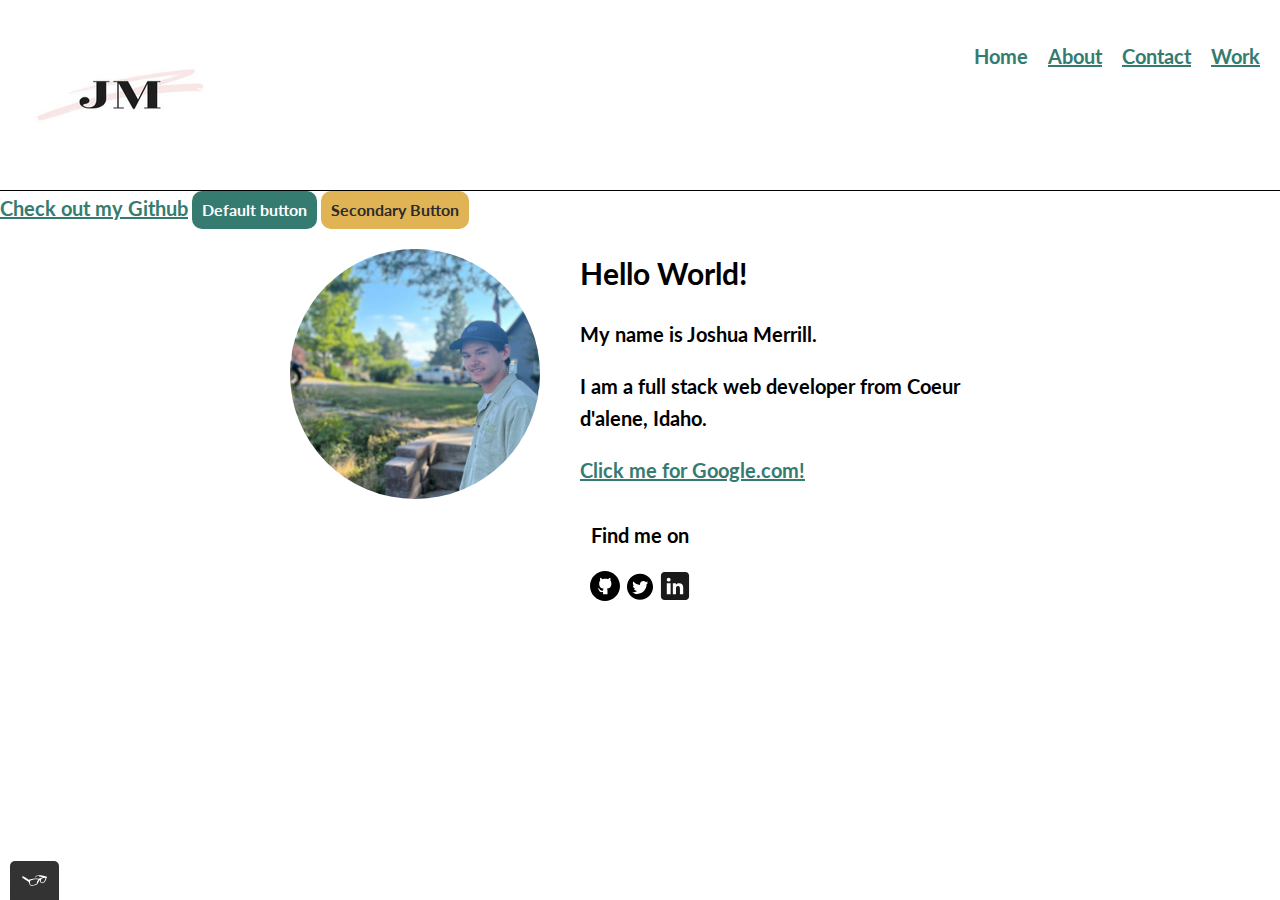
<file: index.html>
<!DOCTYPE html>
<html lang="en">
  <head>
    <meta charset="utf-8" />
    <meta name="viewport" content="width=device-width, initial-scale=1" />
    <title>Joshua Merrill- Portfolio Project</title>
    <link rel="shortcut icon" type="image/x-icon" href="img/favicon.ico" />
    <link rel="stylesheet" type="text/css" href="css/resets-style.css" />
    <link rel="preconnect" href="https://fonts.googleapis.com" />
    <link rel="preconnect" href="https://fonts.gstatic.com" crossorigin />
    <link
      href="https://fonts.googleapis.com/css2?family=Lato:wght@300&display=swap"
      rel="stylesheet"
    />
    <link rel="stylesheet" type="text/css" href="css/style.production.css" />
  </head>
  <body>
    <header class="page-header">
      <!-- When you have a logo, place it here-->
      <img
        src="img/portfolio_logo.jpg"
        height="150"
        alt="logo"
        class="page-header__item"
      />
      <nav class="page-header__item">
        <ul role="menubar" class="navigation-list">
          <li role="presentation">
            <a
              href="index.html"
              role="menuitem"
              class="navigation-list__item navigation-list__item--active"
              >Home</a
            >
          </li>
          <li role="presentation">
            <a href="about.html" role="menuitem" class="navigation-list__item"
              >About</a
            >
          </li>
          <li role="presentation">
            <a href="contact.html" role="menuitem" class="navigation-list__item"
              >Contact</a
            >
          </li>
          <li role="presentation">
            <a href="work.html" role="menuitem" class="navigation-list__item"
              >Work</a
            >
          </li>
        </ul>
      </nav>
    </header>
    <a href="#" target="blank">Check out my Github</a>
    <button name="button">Default button</button>
    <button class="button__secondary">
      Secondary Button
    </button>
    <div class="profile">
      <img
        src="img/profile_picture.png"
        alt="Profile picture of me"
        class="profile__portrait"
      />
      <h1>Hello World!</h1>
      <p>
        My name is Joshua Merrill.
      </p>
      <p>
        I am a full stack <span>web</span> developer from Coeur d'alene, Idaho.
      </p>
      <a href="https://www.google.com" target="_blank"
        >Click me for Google.com!</a
      >
    </div>
    <footer class="page-footer">
      <p>Find me on</p>

      <div class="social-media">
        <img
          src="img/github_icon.svg"
          width="30"
          height="30"
          alt="Github logo"
        />
        <img
          src="img/twitter_icon.svg"
          width="30"
          height="30"
          alt="Twitter logo"
        />
        <img
          src="img/linkdIn_icon.svg"
          width="30"
          height="30"
          alt="linkdIn logo"
        />
      </div>
    </footer>
    <script src="js/tota11y.min.js"></script>
  </body>
</html>
</file>
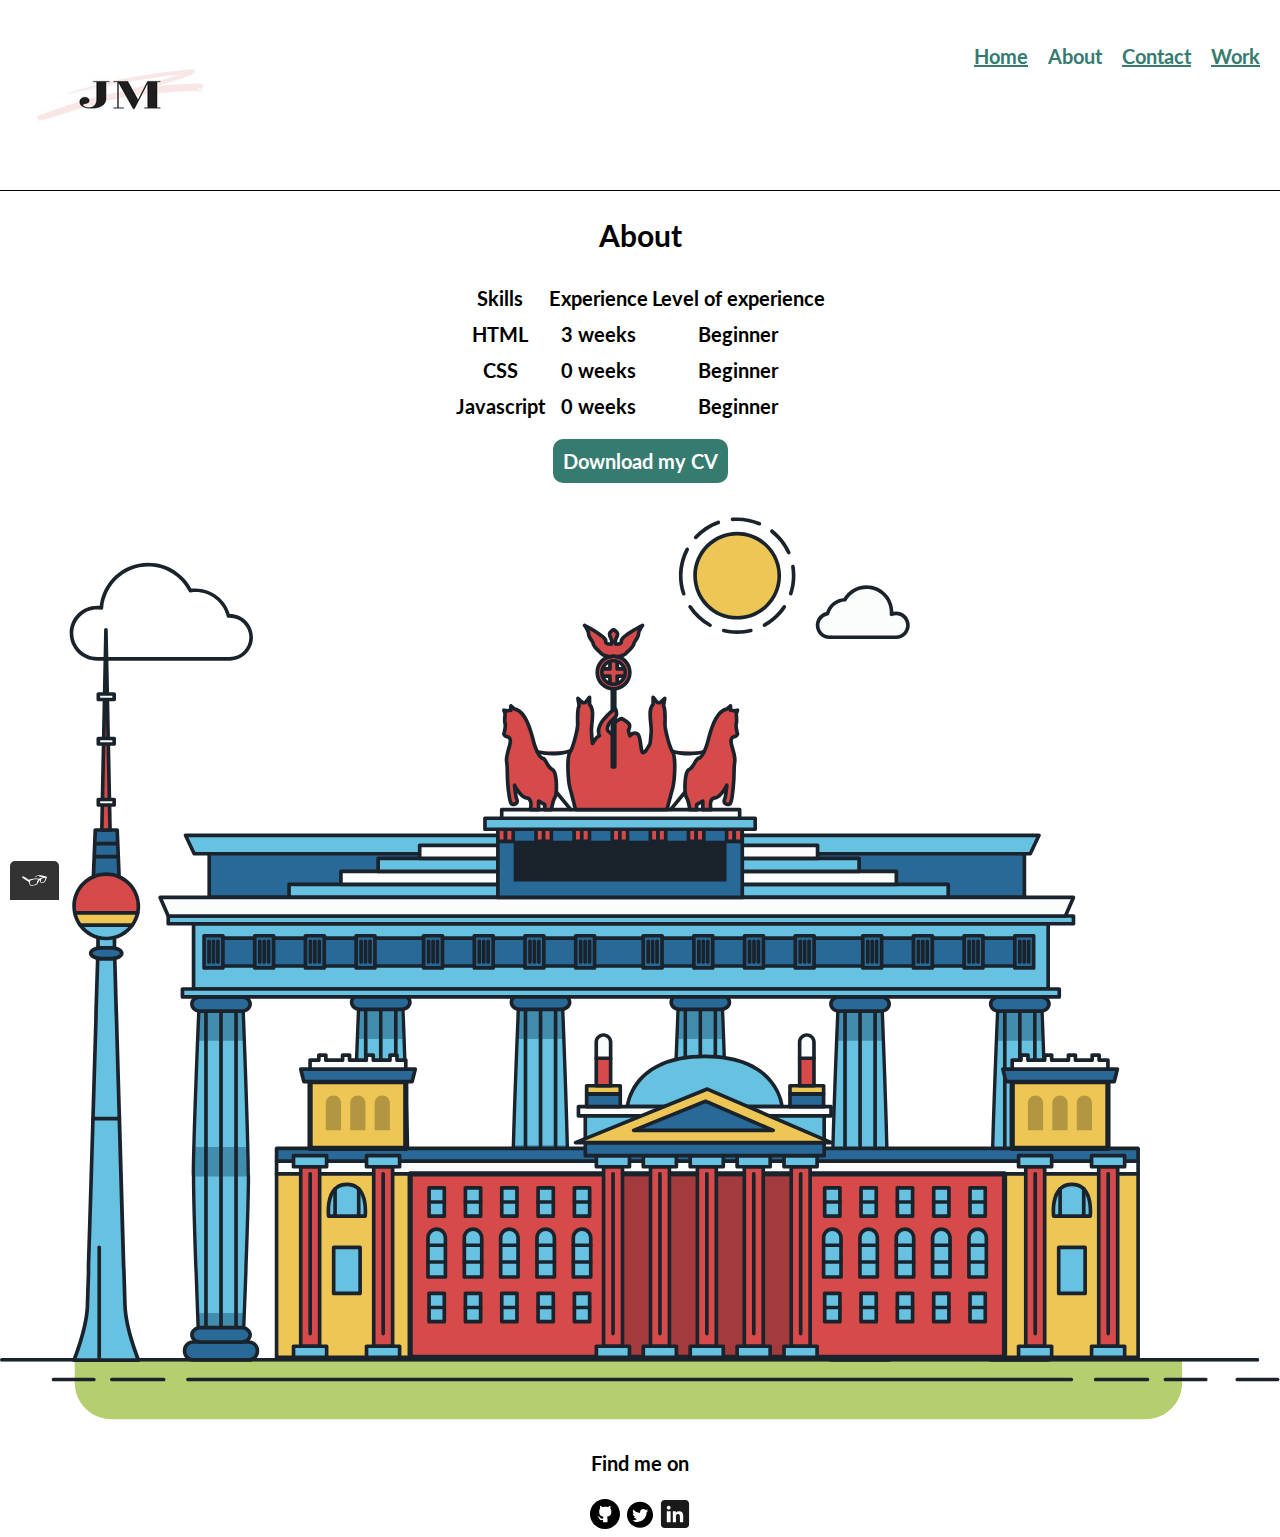
<file: about.html>
<!DOCTYPE html>
<html lang="en">
  <head>
    <meta charset="utf-8" >
    <meta name="viewport" content="width=device-width, initial-scale=1" >
    <title>Work experience and CV</title>
    <link rel="shortcut icon" type="image/x-icon" href="img/favicon.ico" />
    <link rel="stylesheet" type="text/css" href="css/resets-style.css" />
    <link rel="preconnect" href="https://fonts.googleapis.com" />
    <link rel="preconnect" href="https://fonts.gstatic.com" crossorigin />
    <link
      href="https://fonts.googleapis.com/css2?family=Lato:wght@300&display=swap"
      rel="stylesheet"
    />
    <link rel="stylesheet" type="text/css" href="css/style.production.css" />
  </head>
  <body>
    <header class="page-header">
      <!-- When you have a logo, place it here-->
      <img
        src="img/portfolio_logo.jpg"
        height="150"
        alt="logo"
        class="page-header__item"
      />
      <nav class="page-header__item">
        <ul role="menubar" class="navigation-list">
          <li role="presentation">
            <a href="index.html" role="menuitem" class="navigation-list__item"
              >Home</a
            >
          </li>
          <li role="presentation">
            <a
              href="about.html"
              role="menuitem"
              class="navigation-list__item navigation-list__item--active"
              >About</a
            >
          </li>
          <li role="presentation">
            <a href="contact.html" role="menuitem" class="navigation-list__item"
              >Contact</a
            >
          </li>
          <li role="presentation">
            <a href="work.html" role="menuitem" class="navigation-list__item"
              >Work</a
            >
          </li>
        </ul>
      </nav>
    </header>
    <h1 class="header1__about">About</h1>
    <table class="experience">
      <thead>
        <tr>
          <td>Skills</td>
          <td>Experience</td>
          <td>Level of experience</td>
        </tr>
      </thead>
      <tbody>
        <tr>
          <td>HTML</td>
          <td>3 weeks</td>
          <td>Beginner</td>
        </tr>
        <tr>
          <td>CSS</td>
          <td>0 weeks</td>
          <td>Beginner</td>
        </tr>
        <tr>
          <td>Javascript</td>
          <td>0 weeks</td>
          <td>Beginner</td>
        </tr>
      </tbody>
    </table>
<div class="download-button">
    <a href="files/cv.pdf" class="button" download>Download my CV</a>
</div>

    <svg id="about-picture" xmlns="http://www.w3.org/2000/svg" class="berlin-illustration" height="auto" viewbox="0 0 700 505" xmlns:xlink="http://www.w3.org/1999/xlink">
        <defs>
            <polygon id="a" points=".06 231.917 .06 .929 688.717 .929 688.717 231.917"></polygon>
        </defs>
          <g transform="translate((0 241))" class="cloud-front">

          <path fill="#1A232C" d="M87.602,29 L87.602,28 C87.326,28.001 87.103,28.024 86.927,28.033 L86.979,29.031 L87.947,28.78 C85.741,20.282 78.041,14.002 68.852,14 C67.858,14 66.904,14.096 65.98,14.231 L66.125,15.22 L67.019,14.772 C62.626,6.015 53.567,0.001 43.102,0 C29.041,0.002 17.524,10.848 16.443,24.632 L17.44,24.71 L17.606,23.724 C16.803,23.589 15.969,23.5 15.102,23.5 C6.817,23.501 0.102,30.215 0.102,38.5 C0.102,46.785 6.817,53.499 15.102,53.5 L87.602,53.5 C94.644,53.499 100.351,47.792 100.352,40.75 C100.351,33.708 94.644,28.001 87.602,28 L87.602,30 C90.573,30 93.254,31.202 95.203,33.149 C97.15,35.097 98.351,37.778 98.352,40.75 C98.351,43.722 97.15,46.403 95.203,48.351 C93.254,50.298 90.573,51.5 87.602,51.5 L15.102,51.5 C11.509,51.5 8.265,50.046 5.909,47.692 C3.555,45.337 2.102,42.093 2.102,38.5 C2.102,34.907 3.555,31.663 5.909,29.308 C8.265,26.954 11.509,25.5 15.102,25.5 C15.831,25.5 16.553,25.575 17.273,25.697 C17.551,25.743 17.832,25.672 18.055,25.499 C18.277,25.325 18.414,25.07 18.436,24.789 C19.436,12.04 30.094,1.998 43.102,2 C52.786,1.999 61.163,7.564 65.231,15.669 C65.425,16.055 65.842,16.272 66.27,16.21 C67.132,16.084 67.988,16 68.852,16 C77.108,15.998 84.027,21.647 86.011,29.283 C86.13,29.741 86.557,30.054 87.031,30.03 C87.27,30.017 87.457,29.999 87.602,30 L87.602,29" transform="translate(38 36)"></path>
        </g>
            <path fill="#B5CE6F" d="M646.484,484.382 C646.484,489.501 644.531,494.62 640.627,498.525 C636.722,502.43 631.603,504.382 626.484,504.382 L60.873,504.382 C55.754,504.382 50.636,502.43 46.731,498.525 C42.826,494.62 40.873,489.501 40.873,484.382 L40.873,471.917 L646.484,471.917 L646.484,484.382"></path>
            <polyline fill="#67C2E2" points="334.824 185.029 101.449 185.029 106.209 195.08 563.438 195.08 568.2 185.029 334.824 185.029"></polyline>
            <path fill="#1A232C" d="M334.824,185.029 L334.824,184.029 L101.449,184.029 C101.104,184.029 100.788,184.203 100.604,184.494 C100.42,184.785 100.398,185.146 100.545,185.457 L105.306,195.508 C105.471,195.856 105.824,196.079 106.209,196.079 L563.438,196.079 C563.824,196.079 564.177,195.856 564.342,195.508 L569.104,185.457 C569.251,185.146 569.229,184.785 569.045,184.494 C568.861,184.203 568.544,184.029 568.2,184.029 L334.824,184.029 L334.824,186.029 L566.62,186.029 L562.806,194.08 L106.842,194.08 L103.029,186.029 L334.824,186.029 L334.824,185.029"></path>
            <polygon fill="#296997" points="114.416 218.974 560.222 218.974 560.222 195.08 114.416 195.08"></polygon>
            <path fill="#1A232C" d="M560.222,218.974 L560.222,217.974 L115.416,217.974 L115.416,196.079 L559.222,196.079 L559.222,218.974 L560.222,218.974 L560.222,217.974 L560.222,218.974 L561.222,218.974 L561.222,195.08 C561.222,194.816 561.115,194.559 560.929,194.372 C560.742,194.186 560.485,194.08 560.222,194.08 L114.416,194.08 C114.152,194.08 113.895,194.186 113.708,194.372 C113.522,194.559 113.416,194.816 113.416,195.08 L113.416,218.974 C113.416,219.237 113.522,219.495 113.708,219.681 C113.895,219.867 114.152,219.974 114.416,219.974 L560.222,219.974 C560.485,219.974 560.742,219.867 560.929,219.681 C561.115,219.495 561.222,219.237 561.222,218.974 L560.222,218.974"></path>
            <polygon fill="#67C2E2" points="105.85 269.08 573.225 269.08 573.225 233.398 105.85 233.398"></polygon>
            <path fill="#1A232C" d="M573.225,233.398 L573.225,232.398 L105.85,232.398 C105.587,232.398 105.329,232.505 105.143,232.691 C104.957,232.877 104.85,233.134 104.85,233.398 L104.85,269.08 C104.85,269.344 104.957,269.601 105.143,269.788 C105.329,269.974 105.587,270.08 105.85,270.08 L573.225,270.08 C573.488,270.08 573.745,269.974 573.932,269.788 C574.118,269.601 574.225,269.344 574.225,269.08 L574.225,233.398 C574.225,233.134 574.118,232.877 573.932,232.691 C573.745,232.505 573.488,232.398 573.225,232.398 L573.225,233.398 L572.225,233.398 L572.225,268.08 L106.85,268.08 L106.85,234.398 L573.225,234.398 L573.225,233.398 L572.225,233.398 L573.225,233.398"></path>
            <polygon fill="#296997" points="116.751 256.508 562.557 256.508 562.557 241.243 116.751 241.243"></polygon>
            <path fill="#1A232C" d="M562.557,256.508 L562.557,255.508 L117.75,255.508 L117.75,242.243 L561.557,242.243 L561.557,256.508 L562.557,256.508 L562.557,255.508 L562.557,256.508 L563.557,256.508 L563.557,241.243 C563.557,240.979 563.45,240.722 563.264,240.535 C563.078,240.349 562.82,240.243 562.557,240.243 L116.75,240.243 C116.487,240.243 116.23,240.349 116.043,240.535 C115.857,240.722 115.751,240.979 115.751,241.243 L115.751,256.508 C115.751,256.771 115.857,257.029 116.043,257.215 C116.23,257.401 116.487,257.508 116.751,257.508 L562.557,257.508 C562.82,257.508 563.077,257.401 563.264,257.215 C563.45,257.029 563.557,256.771 563.557,256.508 L562.557,256.508"></path>
            <polygon fill="#67C2E2" points="158.07 218.974 518.563 218.974 518.563 211.858 158.07 211.858"></polygon>
            <path fill="#1A232C" d="M518.563,211.858 L518.563,210.858 L158.07,210.858 C157.807,210.858 157.549,210.964 157.363,211.151 C157.177,211.337 157.07,211.594 157.07,211.858 L157.07,218.974 C157.07,219.237 157.177,219.495 157.363,219.681 C157.549,219.867 157.807,219.974 158.07,219.974 L518.563,219.974 C518.826,219.974 519.083,219.867 519.27,219.681 C519.456,219.495 519.562,219.237 519.562,218.974 L519.562,211.858 C519.562,211.594 519.456,211.337 519.27,211.151 C519.083,210.964 518.826,210.858 518.563,210.858 L518.563,211.858 L517.563,211.858 L517.563,217.974 L159.07,217.974 L159.07,212.858 L518.563,212.858 L518.563,211.858 L517.563,211.858 L518.563,211.858"></path>
            <polygon fill="#FBFDFC" points="186.438 211.858 490.194 211.858 490.194 204.741 186.438 204.741"></polygon>
            <path fill="#1A232C" d="M490.194,204.741 L490.194,203.741 L186.438,203.741 C186.175,203.741 185.917,203.848 185.731,204.034 C185.545,204.221 185.438,204.478 185.438,204.741 L185.438,211.858 C185.438,212.121 185.545,212.379 185.731,212.565 C185.917,212.751 186.175,212.858 186.438,212.858 L490.194,212.858 C490.458,212.858 490.715,212.751 490.902,212.565 C491.088,212.379 491.194,212.121 491.194,211.858 L491.194,204.741 C491.194,204.478 491.088,204.221 490.902,204.034 C490.715,203.848 490.458,203.741 490.194,203.741 L490.194,204.741 L489.194,204.741 L489.194,210.858 L187.438,210.858 L187.438,205.741 L490.194,205.741 L490.194,204.741 L489.194,204.741 L490.194,204.741"></path>11
            <polygon fill="#67C2E2" points="206.805 204.741 469.828 204.741 469.828 197.624 206.805 197.624"></polygon>
            <path fill="#1A232C" d="M469.828,197.624 L469.828,196.624 L206.805,196.624 C206.541,196.624 206.284,196.731 206.098,196.917 C205.911,197.103 205.805,197.361 205.805,197.624 L205.805,204.741 C205.805,205.005 205.911,205.262 206.098,205.449 C206.284,205.635 206.541,205.741 206.805,205.741 L469.828,205.741 C470.091,205.741 470.349,205.635 470.535,205.449 C470.722,205.262 470.828,205.005 470.828,204.741 L470.828,197.624 C470.828,197.361 470.722,197.103 470.535,196.917 C470.349,196.731 470.091,196.624 469.828,196.624 L469.828,197.624 L468.828,197.624 L468.828,203.741 L207.805,203.741 L207.805,198.624 L469.828,198.624 L469.828,197.624 L468.828,197.624 L469.828,197.624"></path>
            <polygon fill="#FBFDFC" points="229.521 197.624 447.111 197.624 447.111 190.509 229.521 190.509"></polygon>
            <path fill="#1A232C" d="M447.111,190.509 L447.111,189.509 L229.521,189.509 C229.258,189.509 229,189.616 228.814,189.802 C228.628,189.988 228.521,190.246 228.521,190.509 L228.521,197.624 C228.521,197.888 228.628,198.145 228.814,198.332 C229,198.518 229.258,198.624 229.521,198.624 L447.111,198.624 C447.375,198.624 447.632,198.518 447.818,198.332 C448.005,198.145 448.111,197.888 448.111,197.624 L448.111,190.509 C448.111,190.246 448.005,189.988 447.818,189.802 C447.632,189.616 447.375,189.509 447.111,189.509 L447.111,190.509 L446.111,190.509 L446.111,196.624 L230.521,196.624 L230.521,191.509 L447.111,191.509 L447.111,190.509 L446.111,190.509 L447.111,190.509"></path>
            <path fill="#67C2E2" d="M135.607,355.447 C135.163,337.766 134.264,313.326 133.648,297.387 C133.274,287.721 133.004,281.18 133.004,281.18 L108.722,281.18 C108.722,281.18 108.452,287.721 108.079,297.387 C107.462,313.326 106.563,337.766 106.119,355.447 C105.953,362.059 105.85,367.732 105.85,371.653 L105.85,371.654 C105.85,386.117 107.243,424.332 108.089,446.189 C108.457,455.706 108.722,462.126 108.722,462.126 L133.004,462.126 C133.004,462.126 133.269,455.706 133.637,446.189 C134.482,424.332 135.876,386.117 135.876,371.654 L135.876,371.653 C135.876,367.732 135.773,362.059 135.607,355.447"></path>
            <path fill="#428DAE" d="M133.648 297.387L108.079 297.387C108.452 287.721 108.722 281.18 108.722 281.18L133.004 281.18C133.004 281.18 133.274 287.721 133.648 297.387M135.876 371.654L105.85 371.654 105.85 371.653C105.85 367.732 105.953 362.059 106.119 355.447L135.607 355.447C135.773 362.059 135.876 367.732 135.876 371.653L135.876 371.654M133.004 462.126L108.722 462.126C108.722 462.126 108.457 455.706 108.089 446.189L133.637 446.189C133.269 455.706 133.004 462.126 133.004 462.126"></path>
            <path fill="#1A232C" d="M109.612,461.199 L132.114,461.199 C132.447,453.007 134.949,390.886 134.949,371.653 C134.949,352.42 132.447,290.299 132.114,282.108 L109.612,282.108 C109.279,290.299 106.778,352.42 106.778,371.653 C106.778,390.886 109.279,453.007 109.612,461.199 Z M133.895,463.054 L107.832,463.054 L107.794,462.164 C107.766,461.466 104.922,392.193 104.922,371.653 C104.922,351.114 107.766,281.839 107.794,281.142 L107.832,280.252 L133.895,280.252 L133.931,281.142 C133.96,281.839 136.804,351.114 136.804,371.653 C136.804,392.193 133.96,461.466 133.931,462.164 L133.895,463.054 L133.895,463.054 Z"></path>
            <path fill="#1A232C" d="M111.638 281.18L111.638 462.126C111.638 462.679 112.086 463.126 112.638 463.126 113.19 463.126 113.638 462.679 113.638 462.126L113.638 281.18C113.638 280.628 113.19 280.18 112.638 280.18 112.086 280.18 111.638 280.628 111.638 281.18M119.863 281.18L119.863 462.126C119.863 462.679 120.311 463.126 120.863 463.126 121.416 463.126 121.863 462.679 121.863 462.126L121.863 281.18C121.863 280.628 121.416 280.18 120.863 280.18 120.311 280.18 119.863 280.628 119.863 281.18M128.088 281.18L128.088 462.126C128.088 462.679 128.536 463.126 129.088 463.126 129.64 463.126 130.088 462.679 130.088 462.126L130.088 281.18C130.088 280.628 129.64 280.18 129.088 280.18 128.536 280.18 128.088 280.628 128.088 281.18"></path>
            <path fill="#296997" d="M136.79,277.265 C136.79,279.418 134.675,281.18 132.09,281.18 L109.636,281.18 C107.051,281.18 104.936,279.418 104.936,277.265 C104.936,275.111 107.051,273.349 109.636,273.349 L132.09,273.349 C134.675,273.349 136.79,275.111 136.79,277.265"></path>
            <path fill="#1A232C" d="M136.79,277.265 L135.79,277.265 C135.789,278.005 135.433,278.704 134.769,279.262 C134.109,279.814 133.155,280.181 132.09,280.18 L109.636,280.18 C108.571,280.181 107.617,279.814 106.956,279.262 C106.293,278.704 105.936,278.005 105.936,277.265 C105.936,276.524 106.293,275.825 106.957,275.267 C107.617,274.715 108.571,274.348 109.636,274.349 L132.09,274.349 C133.155,274.348 134.109,274.716 134.769,275.267 C135.433,275.825 135.789,276.524 135.79,277.265 L137.79,277.265 C137.791,275.851 137.09,274.593 136.049,273.731 C135.006,272.863 133.61,272.35 132.09,272.349 L109.636,272.349 C108.116,272.35 106.72,272.863 105.676,273.731 C104.636,274.593 103.935,275.851 103.936,277.265 C103.935,278.678 104.636,279.937 105.677,280.798 C106.72,281.666 108.116,282.179 109.636,282.18 L132.09,282.18 C133.61,282.179 135.006,281.666 136.049,280.798 C137.09,279.937 137.791,278.678 137.79,277.265 L136.79,277.265"></path>
            <path fill="#296997" d="M140.775,467.217 C140.775,469.803 138.661,471.917 136.076,471.917 L105.65,471.917 C103.065,471.917 100.951,469.803 100.951,467.217 L100.951,466.825 C100.951,464.241 103.065,462.126 105.65,462.126 L136.076,462.126 C138.661,462.126 140.775,464.241 140.775,466.825 L140.775,467.217"></path>
            <path fill="#1A232C" d="M140.775,467.217 L139.775,467.217 C139.775,468.235 139.361,469.155 138.688,469.83 C138.013,470.503 137.093,470.917 136.076,470.917 L105.65,470.917 C104.633,470.917 103.713,470.504 103.038,469.83 C102.365,469.155 101.951,468.235 101.951,467.217 L101.951,466.825 C101.951,465.808 102.365,464.889 103.038,464.214 C103.713,463.54 104.633,463.127 105.65,463.126 L136.076,463.126 C137.093,463.127 138.013,463.54 138.688,464.214 C139.362,464.889 139.775,465.808 139.775,466.825 L139.775,467.217 L141.775,467.217 L141.775,466.825 C141.772,463.684 139.217,461.13 136.076,461.126 L105.65,461.126 C102.509,461.13 99.955,463.684 99.951,466.825 L99.951,467.217 C99.954,470.36 102.509,472.914 105.65,472.917 L136.076,472.917 C139.217,472.914 141.772,470.36 141.775,467.217 L140.775,467.217"></path>
            <path fill="#296997" d="M136.79,458.208 C136.79,460.363 134.675,462.126 132.09,462.126 L109.636,462.126 C107.051,462.126 104.936,460.363 104.936,458.208 C104.936,456.057 107.051,454.292 109.636,454.292 L132.09,454.292 C134.675,454.292 136.79,456.057 136.79,458.208"></path>
            <path fill="#1A232C" d="M136.79,458.208 L135.79,458.208 C135.789,458.949 135.432,459.649 134.769,460.207 C134.108,460.76 133.154,461.128 132.09,461.126 L109.636,461.126 C108.572,461.128 107.617,460.76 106.957,460.207 C106.293,459.649 105.936,458.949 105.936,458.208 C105.936,457.47 106.293,456.77 106.957,456.212 C107.617,455.659 108.572,455.291 109.636,455.292 L132.09,455.292 C133.154,455.291 134.108,455.659 134.769,456.212 C135.433,456.77 135.789,457.47 135.79,458.208 L137.79,458.208 C137.791,456.796 137.09,455.538 136.05,454.675 C135.006,453.808 133.61,453.294 132.09,453.292 L109.636,453.292 C108.115,453.294 106.719,453.808 105.676,454.675 C104.636,455.538 103.935,456.796 103.936,458.208 C103.935,459.622 104.636,460.881 105.676,461.743 C106.72,462.611 108.116,463.125 109.636,463.126 L132.09,463.126 C133.61,463.125 135.006,462.611 136.05,461.743 C137.09,460.881 137.791,459.622 137.79,458.208 L136.79,458.208"></path>
            <path fill="#67C2E2" d="M572.471,355.447 C572.025,337.766 571.126,313.326 570.51,297.387 C570.137,287.721 569.867,281.18 569.867,281.18 L545.585,281.18 C545.585,281.18 545.315,287.721 544.942,297.387 C544.326,313.326 543.427,337.766 542.981,355.447 C542.815,362.059 542.713,367.732 542.713,371.653 L542.713,371.654 C542.713,386.117 544.107,424.332 544.952,446.189 C545.32,455.706 545.585,462.126 545.585,462.126 L569.867,462.126 C569.867,462.126 570.132,455.706 570.499,446.189 C571.346,424.332 572.739,386.117 572.739,371.654 L572.739,371.653 C572.739,367.732 572.637,362.059 572.471,355.447"></path>
            <path fill="#428DAE" d="M569.582 297.387L566.951 297.387 566.951 282.108 568.977 282.108C569.063 284.206 569.29 289.841 569.582 297.387M564.951 297.387L545.871 297.387C546.162 289.841 546.39 284.206 546.476 282.108L564.951 282.108 564.951 297.387M571.8 369.187L566.951 369.187 566.951 356.265 571.562 356.265C571.685 361.272 571.771 365.701 571.8 369.187M564.951 369.187L543.653 369.187C543.684 365.512 543.777 360.79 543.912 355.447L553.551 355.447 553.551 356.265 564.951 356.265 564.951 369.187"></path>
            <path fill="#1A232C" d="M546.476,461.199 L568.977,461.199 C569.31,453.007 571.812,390.886 571.812,371.653 C571.812,352.42 569.31,290.299 568.977,282.108 L546.476,282.108 C546.142,290.299 543.642,352.42 543.642,371.653 C543.642,390.886 546.142,453.007 546.476,461.199 M570.758,463.054 L544.694,463.054 L544.658,462.164 C544.629,461.466 541.785,392.193 541.785,371.653 C541.785,351.114 544.629,281.839 544.658,281.142 L544.694,280.252 L570.758,280.252 L570.795,281.142 C570.823,281.839 573.667,351.114 573.667,371.653 C573.667,392.193 570.823,461.466 570.795,462.164 L570.758,463.054"></path>
            <path fill="#1A232C" d="M548.501 281.18L548.501 462.126C548.501 462.679 548.949 463.126 549.501 463.126 550.053 463.126 550.501 462.679 550.501 462.126L550.501 281.18C550.501 280.628 550.053 280.18 549.501 280.18 548.949 280.18 548.501 280.628 548.501 281.18M556.727 281.18L556.727 462.126C556.727 462.679 557.174 463.126 557.727 463.126 558.279 463.126 558.727 462.679 558.727 462.126L558.727 281.18C558.727 280.628 558.279 280.18 557.727 280.18 557.174 280.18 556.727 280.628 556.727 281.18M564.951 281.18L564.951 462.126C564.951 462.679 565.399 463.126 565.951 463.126 566.503 463.126 566.951 462.679 566.951 462.126L566.951 281.18C566.951 280.628 566.503 280.18 565.951 280.18 565.399 280.18 564.951 280.628 564.951 281.18"></path>
            <path fill="#296997" d="M573.653,277.265 C573.653,279.418 571.537,281.18 568.953,281.18 L546.499,281.18 C543.915,281.18 541.799,279.418 541.799,277.265 C541.799,275.111 543.915,273.349 546.499,273.349 L568.953,273.349 C571.537,273.349 573.653,275.111 573.653,277.265"></path>
            <path fill="#1A232C" d="M573.653,277.265 L572.653,277.265 C572.653,278.005 572.296,278.704 571.632,279.262 C570.972,279.814 570.017,280.181 568.953,280.18 L546.499,280.18 C545.435,280.181 544.48,279.814 543.82,279.262 C543.156,278.704 542.8,278.005 542.799,277.265 C542.8,276.525 543.156,275.825 543.82,275.267 C544.481,274.715 545.435,274.348 546.499,274.349 L568.953,274.349 C570.017,274.348 570.972,274.715 571.632,275.267 C572.296,275.825 572.653,276.525 572.653,277.265 L574.653,277.265 C574.654,275.851 573.953,274.593 572.912,273.731 C571.869,272.863 570.473,272.35 568.953,272.349 L546.499,272.349 C544.979,272.35 543.583,272.863 542.54,273.731 C541.499,274.593 540.798,275.851 540.799,277.265 C540.798,278.679 541.499,279.937 542.54,280.798 C543.583,281.666 544.979,282.179 546.499,282.18 L568.953,282.18 C570.473,282.179 571.869,281.666 572.912,280.798 C573.953,279.937 574.654,278.679 574.653,277.265 L573.653,277.265"></path>
            <path fill="#296997" d="M577.639,467.217 C577.639,469.803 575.524,471.917 572.938,471.917 L542.514,471.917 C539.929,471.917 537.813,469.803 537.813,467.217 L537.813,466.825 C537.813,464.241 539.929,462.126 542.514,462.126 L572.938,462.126 C575.524,462.126 577.639,464.241 577.639,466.825 L577.639,467.217"></path>
            <path fill="#1A232C" d="M577.639,467.217 L576.639,467.217 C576.638,468.235 576.225,469.155 575.551,469.83 C574.876,470.503 573.956,470.917 572.938,470.917 L542.514,470.917 C541.497,470.917 540.576,470.503 539.901,469.83 C539.227,469.155 538.814,468.234 538.813,467.217 L538.813,466.825 C538.814,465.808 539.227,464.889 539.901,464.214 C540.576,463.54 541.497,463.127 542.514,463.126 L572.938,463.126 C573.956,463.127 574.876,463.54 575.551,464.214 C576.225,464.888 576.638,465.808 576.639,466.825 L576.639,467.217 L578.639,467.217 L578.639,466.825 C578.635,463.684 576.081,461.13 572.938,461.126 L542.514,461.126 C539.372,461.13 536.817,463.684 536.813,466.825 L536.813,467.217 C536.817,470.36 539.372,472.914 542.514,472.917 L572.938,472.917 C576.081,472.914 578.635,470.359 578.639,467.217 L577.639,467.217"></path>
            <path fill="#296997" d="M573.653,458.208 C573.653,460.363 571.537,462.126 568.953,462.126 L546.499,462.126 C543.915,462.126 541.799,460.363 541.799,458.208 C541.799,456.057 543.915,454.292 546.499,454.292 L568.953,454.292 C571.537,454.292 573.653,456.057 573.653,458.208"></path>
            <path fill="#1A232C" d="M573.653,458.208 L572.653,458.208 C572.653,458.949 572.296,459.649 571.632,460.207 C570.971,460.76 570.017,461.128 568.953,461.126 L546.499,461.126 C545.435,461.128 544.481,460.76 543.82,460.207 C543.157,459.649 542.799,458.949 542.799,458.208 C542.799,457.47 543.156,456.77 543.82,456.212 C544.481,455.659 545.435,455.291 546.499,455.292 L568.953,455.292 C570.017,455.291 570.971,455.659 571.632,456.212 C572.296,456.77 572.653,457.47 572.653,458.208 L574.653,458.208 C574.654,456.796 573.953,455.538 572.912,454.675 C571.869,453.808 570.473,453.294 568.953,453.292 L546.499,453.292 C544.979,453.294 543.583,453.808 542.54,454.675 C541.499,455.538 540.798,456.796 540.799,458.208 C540.798,459.622 541.499,460.881 542.54,461.743 C543.583,462.611 544.979,463.125 546.499,463.126 L568.953,463.126 C570.473,463.125 571.869,462.611 572.912,461.743 C573.953,460.881 574.654,459.622 574.653,458.208 L573.653,458.208"></path>
            <path fill="#67C2E2" d="M485.098,355.447 C484.654,337.766 483.753,313.326 483.137,297.387 C482.764,287.721 482.494,281.18 482.494,281.18 L458.213,281.18 C458.213,281.18 457.942,287.721 457.569,297.387 C456.953,313.326 456.055,337.766 455.608,355.447 C455.443,362.059 455.34,367.732 455.34,371.653 L455.34,371.654 C455.34,386.117 456.733,424.332 457.58,446.189 C457.948,455.706 458.213,462.126 458.213,462.126 L482.494,462.126 C482.494,462.126 482.759,455.706 483.126,446.189 C483.973,424.332 485.366,386.117 485.366,371.654 L485.366,371.653 C485.366,367.732 485.265,362.059 485.098,355.447"></path>
            <path fill="#428DAE" d="M483.137 297.387L457.569 297.387C457.942 287.721 458.213 281.18 458.213 281.18L482.494 281.18C482.494 281.18 482.764 287.721 483.137 297.387M485.355 369.187L455.351 369.187C455.382 365.502 455.475 360.78 455.608 355.447L485.098 355.447C485.232 360.78 485.325 365.502 485.355 369.187"></path>
            <path fill="#1A232C" d="M459.103,461.199 L481.605,461.199 C481.938,453.007 484.439,390.886 484.439,371.653 C484.439,352.42 481.938,290.299 481.605,282.108 L459.103,282.108 C458.769,290.299 456.268,352.42 456.268,371.653 C456.268,390.886 458.769,453.007 459.103,461.199 Z M483.386,463.054 L457.321,463.054 L457.285,462.164 C457.256,461.466 454.412,392.193 454.412,371.653 C454.412,351.114 457.256,281.839 457.285,281.142 L457.321,280.252 L483.386,280.252 L483.422,281.142 C483.45,281.839 486.294,351.114 486.294,371.653 C486.294,392.193 483.45,461.466 483.422,462.164 L483.386,463.054 L483.386,463.054 Z"></path>
            <path fill="#1A232C" d="M461.128 281.18L461.128 462.126C461.128 462.679 461.576 463.126 462.128 463.126 462.68 463.126 463.128 462.679 463.128 462.126L463.128 281.18C463.128 280.628 462.68 280.18 462.128 280.18 461.576 280.18 461.128 280.628 461.128 281.18M469.354 281.18L469.354 462.126C469.354 462.679 469.801 463.126 470.354 463.126 470.906 463.126 471.354 462.679 471.354 462.126L471.354 281.18C471.354 280.628 470.906 280.18 470.354 280.18 469.801 280.18 469.354 280.628 469.354 281.18M477.578 281.18L477.578 462.126C477.578 462.679 478.026 463.126 478.578 463.126 479.13 463.126 479.578 462.679 479.578 462.126L479.578 281.18C479.578 280.628 479.13 280.18 478.578 280.18 478.026 280.18 477.578 280.628 477.578 281.18"></path>
            <path fill="#296997" d="M486.281,277.265 C486.281,279.418 484.164,281.18 481.58,281.18 L459.126,281.18 C456.542,281.18 454.426,279.418 454.426,277.265 C454.426,275.111 456.542,273.349 459.126,273.349 L481.58,273.349 C484.164,273.349 486.281,275.111 486.281,277.265"></path>
            <path fill="#1A232C" d="M486.281,277.265 L485.281,277.265 C485.281,278.005 484.924,278.704 484.26,279.262 C483.599,279.814 482.644,280.181 481.58,280.18 L459.126,280.18 C458.062,280.181 457.107,279.814 456.447,279.262 C455.783,278.704 455.427,278.005 455.426,277.265 C455.427,276.525 455.783,275.825 456.447,275.267 C457.108,274.715 458.062,274.348 459.126,274.349 L481.58,274.349 C482.644,274.348 483.599,274.716 484.26,275.268 C484.924,275.825 485.281,276.525 485.281,277.265 L487.281,277.265 C487.282,275.851 486.58,274.593 485.54,273.731 C484.496,272.863 483.1,272.35 481.58,272.349 L459.126,272.349 C457.606,272.35 456.21,272.863 455.167,273.731 C454.126,274.593 453.425,275.851 453.426,277.265 C453.425,278.679 454.126,279.937 455.167,280.798 C456.21,281.666 457.606,282.179 459.126,282.18 L481.58,282.18 C483.1,282.179 484.496,281.666 485.54,280.799 C486.58,279.937 487.282,278.679 487.281,277.265 L486.281,277.265"></path>
            <path fill="#296997" d="M490.266,467.217 C490.266,469.803 488.151,471.917 485.565,471.917 L455.141,471.917 C452.556,471.917 450.44,469.803 450.44,467.217 L450.44,466.825 C450.44,464.241 452.556,462.126 455.141,462.126 L485.565,462.126 C488.151,462.126 490.266,464.241 490.266,466.825 L490.266,467.217"></path>
            <path fill="#1A232C" d="M490.266,467.217 L489.266,467.217 C489.265,468.235 488.852,469.155 488.178,469.83 C487.503,470.503 486.583,470.917 485.565,470.917 L455.141,470.917 C454.124,470.917 453.203,470.503 452.528,469.83 C451.854,469.155 451.441,468.234 451.44,467.217 L451.44,466.825 C451.441,465.808 451.854,464.889 452.528,464.214 C453.203,463.54 454.124,463.127 455.141,463.126 L485.565,463.126 C486.583,463.127 487.503,463.54 488.178,464.214 C488.852,464.888 489.265,465.808 489.266,466.825 L489.266,467.217 L491.266,467.217 L491.266,466.825 C491.262,463.684 488.708,461.13 485.565,461.126 L455.141,461.126 C451.999,461.13 449.444,463.684 449.44,466.825 L449.44,467.217 C449.444,470.36 451.999,472.914 455.141,472.917 L485.565,472.917 C488.708,472.914 491.262,470.359 491.266,467.217 L490.266,467.217"></path>
            <path fill="#296997" d="M486.281,458.208 C486.281,460.363 484.164,462.126 481.58,462.126 L459.126,462.126 C456.542,462.126 454.426,460.363 454.426,458.208 C454.426,456.057 456.542,454.292 459.126,454.292 L481.58,454.292 C484.164,454.292 486.281,456.057 486.281,458.208"></path>
            <path fill="#1A232C" d="M486.281,458.208 L485.281,458.208 C485.281,458.949 484.923,459.649 484.26,460.207 C483.599,460.76 482.644,461.128 481.58,461.126 L459.126,461.126 C458.062,461.128 457.108,460.76 456.447,460.207 C455.784,459.649 455.427,458.949 455.426,458.208 C455.426,457.47 455.783,456.77 456.447,456.212 C457.108,455.659 458.062,455.291 459.126,455.292 L481.58,455.292 C482.644,455.291 483.598,455.659 484.26,456.212 C484.924,456.77 485.281,457.47 485.281,458.208 L487.281,458.208 C487.282,456.795 486.58,455.538 485.54,454.675 C484.496,453.808 483.1,453.294 481.58,453.292 L459.126,453.292 C457.606,453.294 456.21,453.808 455.167,454.675 C454.126,455.538 453.425,456.796 453.426,458.208 C453.425,459.622 454.126,460.881 455.167,461.743 C456.21,462.611 457.606,463.125 459.126,463.126 L481.58,463.126 C483.1,463.125 484.496,462.611 485.54,461.743 C486.581,460.881 487.282,459.622 487.281,458.208 L486.281,458.208"></path>
            <path fill="#67C2E2" d="M397.726,354.466 C397.28,336.787 396.381,312.346 395.765,296.407 C395.392,286.742 395.122,280.2 395.122,280.2 L370.84,280.2 C370.84,280.2 370.57,286.742 370.197,296.407 C369.581,312.346 368.682,336.787 368.236,354.466 C368.07,361.078 367.968,366.751 367.968,370.672 L367.968,370.673 C367.968,385.136 369.361,423.352 370.207,445.208 C370.575,454.726 370.84,461.146 370.84,461.146 L395.122,461.146 C395.122,461.146 395.386,454.726 395.754,445.208 C396.601,423.352 397.994,385.136 397.994,370.673 L397.994,370.672 C397.994,366.751 397.892,361.078 397.726,354.466"></path>
            <path fill="#428DAE" d="M394.837 296.407L392.206 296.407 392.206 281.127 394.233 281.127C394.318 283.225 394.545 288.861 394.837 296.407L394.837 296.407zM383.981 296.407L390.206 296.407 390.206 281.127 383.981 281.127 383.981 296.407zM375.756 296.407L381.98 296.407 381.98 281.127 375.756 281.127 375.756 296.407zM373.756 296.407L371.126 296.407C371.417 288.861 371.645 283.225 371.73 281.127L373.756 281.127 373.756 296.407 373.756 296.407zM397.062 369.187L392.206 369.187 392.206 354.466 396.796 354.466C396.943 360.298 397.041 365.389 397.062 369.187L397.062 369.187zM383.981 369.187L390.206 369.187 390.206 354.466 383.981 354.466 383.981 369.187zM375.756 369.187L381.98 369.187 381.98 354.466 375.756 354.466 375.756 369.187zM373.756 369.187L368.9 369.187C368.921 365.389 369.019 360.298 369.166 354.466L373.756 354.466 373.756 369.187 373.756 369.187z"></path>
            <path fill="#1A232C" d="M371.73,460.218 L394.233,460.218 C394.565,452.027 397.066,389.906 397.066,370.672 C397.066,351.44 394.565,289.319 394.233,281.127 L371.73,281.127 C371.397,289.319 368.895,351.44 368.895,370.672 C368.895,389.906 371.397,452.027 371.73,460.218 M396.013,462.074 L369.949,462.074 L369.912,461.184 C369.884,460.486 367.04,391.212 367.04,370.672 C367.04,350.133 369.884,280.859 369.912,280.162 L369.949,279.272 L396.013,279.272 L396.05,280.162 C396.078,280.859 398.922,350.133 398.922,370.672 C398.922,391.212 396.078,460.486 396.05,461.184 L396.013,462.074"></path>
            <path fill="#1A232C" d="M373.756 280.2L373.756 461.146C373.756 461.698 374.203 462.146 374.756 462.146 375.308 462.146 375.756 461.698 375.756 461.146L375.756 280.2C375.756 279.647 375.308 279.2 374.756 279.2 374.203 279.2 373.756 279.647 373.756 280.2M381.98 280.2L381.98 461.146C381.98 461.698 382.428 462.146 382.98 462.146 383.533 462.146 383.981 461.698 383.981 461.146L383.981 280.2C383.981 279.647 383.533 279.2 382.98 279.2 382.428 279.2 381.98 279.647 381.98 280.2M390.206 280.2L390.206 461.146C390.206 461.698 390.654 462.146 391.206 462.146 391.758 462.146 392.206 461.698 392.206 461.146L392.206 280.2C392.206 279.647 391.758 279.2 391.206 279.2 390.654 279.2 390.206 279.647 390.206 280.2"></path>
            <path fill="#296997" d="M398.908,276.285 C398.908,278.439 396.792,280.2 394.208,280.2 L371.754,280.2 C369.17,280.2 367.053,278.439 367.053,276.285 C367.053,274.13 369.17,272.369 371.754,272.369 L394.208,272.369 C396.792,272.369 398.908,274.13 398.908,276.285"></path>
            <path fill="#1A232C" d="M398.908,276.285 L397.908,276.285 C397.907,277.025 397.551,277.724 396.887,278.281 C396.227,278.833 395.272,279.201 394.208,279.2 L371.754,279.2 C370.69,279.201 369.735,278.833 369.074,278.281 C368.41,277.724 368.053,277.025 368.053,276.285 C368.053,275.544 368.41,274.845 369.074,274.287 C369.735,273.735 370.69,273.367 371.754,273.369 L394.208,273.369 C395.272,273.367 396.227,273.735 396.887,274.287 C397.551,274.844 397.907,275.544 397.908,276.285 L399.908,276.285 C399.909,274.871 399.208,273.612 398.167,272.75 C397.124,271.883 395.728,271.37 394.208,271.369 L371.754,271.369 C370.234,271.37 368.838,271.883 367.794,272.75 C366.754,273.612 366.052,274.871 366.053,276.285 C366.052,277.699 366.754,278.957 367.795,279.818 C368.838,280.686 370.234,281.198 371.754,281.2 L394.208,281.2 C395.728,281.198 397.123,280.686 398.167,279.818 C399.208,278.957 399.909,277.698 399.908,276.285 L398.908,276.285"></path>
            <path fill="#296997" d="M402.894,466.237 C402.894,468.823 400.779,470.937 398.193,470.937 L367.768,470.937 C365.183,470.937 363.068,468.823 363.068,466.237 L363.068,465.844 C363.068,463.26 365.183,461.146 367.768,461.146 L398.193,461.146 C400.779,461.146 402.894,463.26 402.894,465.844 L402.894,466.237"></path>
            <path fill="#1A232C" d="M402.894,466.237 L401.894,466.237 C401.893,467.254 401.48,468.174 400.806,468.849 C400.131,469.523 399.211,469.937 398.193,469.937 L367.768,469.937 C366.751,469.937 365.831,469.523 365.156,468.849 C364.482,468.174 364.069,467.254 364.068,466.237 L364.068,465.844 C364.069,464.828 364.482,463.908 365.156,463.233 C365.831,462.56 366.751,462.146 367.768,462.146 L398.193,462.146 C399.211,462.146 400.131,462.56 400.806,463.233 C401.48,463.908 401.893,464.828 401.894,465.844 L401.894,466.237 L403.894,466.237 L403.894,465.844 C403.89,462.703 401.336,460.15 398.193,460.146 L367.768,460.146 C364.626,460.15 362.072,462.703 362.068,465.844 L362.068,466.237 C362.072,469.379 364.626,471.933 367.768,471.937 L398.193,471.937 C401.336,471.933 403.89,469.379 403.894,466.237 L402.894,466.237"></path>
            <path fill="#296997" d="M398.908,457.228 C398.908,459.382 396.792,461.146 394.208,461.146 L371.754,461.146 C369.17,461.146 367.053,459.382 367.053,457.228 C367.053,455.077 369.17,453.312 371.754,453.312 L394.208,453.312 C396.792,453.312 398.908,455.077 398.908,457.228"></path>
            <path fill="#1A232C" d="M398.908,457.228 L397.908,457.228 C397.908,457.968 397.55,458.669 396.887,459.226 C396.226,459.779 395.272,460.147 394.208,460.146 L371.754,460.146 C370.69,460.147 369.736,459.779 369.074,459.226 C368.411,458.668 368.053,457.968 368.053,457.228 C368.053,456.489 368.41,455.789 369.074,455.231 C369.736,454.679 370.69,454.311 371.754,454.312 L394.208,454.312 C395.272,454.311 396.226,454.679 396.887,455.231 C397.551,455.789 397.908,456.489 397.908,457.228 L399.908,457.228 C399.909,455.815 399.208,454.557 398.167,453.695 C397.124,452.827 395.728,452.313 394.208,452.312 L371.754,452.312 C370.234,452.313 368.838,452.827 367.794,453.695 C366.754,454.557 366.052,455.815 366.053,457.228 C366.052,458.642 366.753,459.901 367.794,460.763 C368.838,461.631 370.234,462.145 371.754,462.146 L394.208,462.146 C395.728,462.145 397.124,461.631 398.167,460.763 C399.208,459.9 399.909,458.642 399.908,457.228 L398.908,457.228"></path>
            <path fill="#67C2E2" d="M310.353,354.466 C309.908,336.787 309.009,312.346 308.393,296.407 C308.019,286.742 307.75,280.2 307.75,280.2 L283.467,280.2 C283.467,280.2 283.198,286.742 282.824,296.407 C282.208,312.346 281.309,336.787 280.864,354.466 C280.698,361.078 280.596,366.751 280.596,370.672 L280.596,370.673 C280.596,385.136 281.989,423.352 282.834,445.208 C283.202,454.726 283.467,461.146 283.467,461.146 L307.75,461.146 C307.75,461.146 308.014,454.726 308.382,445.208 C309.228,423.352 310.622,385.136 310.622,370.673 L310.622,370.672 C310.622,366.751 310.518,361.078 310.353,354.466"></path>
            <path fill="#428DAE" d="M308.393 296.407L282.824 296.407C283.198 286.742 283.467 280.2 283.467 280.2L307.75 280.2C307.75 280.2 308.019 286.742 308.393 296.407M310.617 369.187L280.6 369.187C280.621 365.377 280.718 360.285 280.864 354.466L310.353 354.466C310.498 360.285 310.596 365.377 310.617 369.187"></path>
            <path fill="#1A232C" d="M284.357,460.218 L306.86,460.218 C307.193,452.027 309.694,389.906 309.694,370.672 C309.694,351.44 307.193,289.319 306.86,281.127 L284.357,281.127 C284.024,289.319 281.523,351.44 281.523,370.672 C281.523,389.906 284.024,452.027 284.357,460.218 Z M308.639,462.074 L282.576,462.074 L282.54,461.184 C282.511,460.486 279.668,391.212 279.668,370.672 C279.668,350.133 282.511,280.859 282.54,280.162 L282.576,279.272 L308.639,279.272 L308.677,280.162 C308.706,280.859 311.549,350.133 311.549,370.672 C311.549,391.212 308.706,460.486 308.677,461.184 L308.639,462.074 L308.639,462.074 Z"></path>
            <path fill="#1A232C" d="M286.383 280.2L286.383 461.146C286.383 461.698 286.831 462.146 287.383 462.146 287.936 462.146 288.383 461.698 288.383 461.146L288.383 280.2C288.383 279.647 287.936 279.2 287.383 279.2 286.831 279.2 286.383 279.647 286.383 280.2M294.608 280.2L294.608 461.146C294.608 461.698 295.056 462.146 295.608 462.146 296.161 462.146 296.608 461.698 296.608 461.146L296.608 280.2C296.608 279.647 296.161 279.2 295.608 279.2 295.056 279.2 294.608 279.647 294.608 280.2M302.834 280.2L302.834 461.146C302.834 461.698 303.281 462.146 303.834 462.146 304.386 462.146 304.834 461.698 304.834 461.146L304.834 280.2C304.834 279.647 304.386 279.2 303.834 279.2 303.281 279.2 302.834 279.647 302.834 280.2"></path>
            <path fill="#296997" d="M311.535,276.285 C311.535,278.439 309.42,280.2 306.836,280.2 L284.381,280.2 C281.797,280.2 279.681,278.439 279.681,276.285 C279.681,274.13 281.797,272.369 284.381,272.369 L306.836,272.369 C309.42,272.369 311.535,274.13 311.535,276.285"></path>
            <path fill="#1A232C" d="M311.535,276.285 L310.535,276.285 C310.534,277.025 310.177,277.724 309.514,278.282 C308.854,278.833 307.901,279.201 306.836,279.2 L284.381,279.2 C283.316,279.201 282.362,278.833 281.702,278.281 C281.038,277.724 280.681,277.025 280.681,276.285 C280.681,275.544 281.038,274.844 281.702,274.287 C282.362,273.735 283.317,273.367 284.381,273.369 L306.836,273.369 C307.9,273.367 308.854,273.735 309.514,274.287 C310.177,274.844 310.534,275.544 310.535,276.285 L312.535,276.285 C312.535,274.871 311.835,273.613 310.795,272.75 C309.751,271.883 308.356,271.37 306.836,271.369 L284.381,271.369 C282.861,271.37 281.465,271.883 280.422,272.75 C279.381,273.612 278.68,274.871 278.681,276.285 C278.68,277.698 279.381,278.957 280.422,279.818 C281.465,280.686 282.861,281.198 284.381,281.2 L306.836,281.2 C308.356,281.198 309.751,280.685 310.794,279.818 C311.835,278.956 312.535,277.698 312.535,276.285 L311.535,276.285"></path>
            <path fill="#296997" d="M315.522,466.237 C315.522,468.823 313.407,470.937 310.821,470.937 L280.396,470.937 C277.811,470.937 275.696,468.823 275.696,466.237 L275.696,465.844 C275.696,463.26 277.811,461.146 280.396,461.146 L310.821,461.146 C313.407,461.146 315.522,463.26 315.522,465.844 L315.522,466.237"></path>
            <path fill="#1A232C" d="M315.522,466.237 L314.522,466.237 C314.521,467.254 314.108,468.174 313.434,468.849 C312.759,469.523 311.838,469.937 310.821,469.937 L280.396,469.937 C279.379,469.937 278.458,469.523 277.783,468.849 C277.11,468.174 276.696,467.254 276.696,466.237 L276.696,465.844 C276.696,464.828 277.11,463.908 277.783,463.233 C278.458,462.56 279.379,462.146 280.396,462.146 L310.821,462.146 C311.838,462.146 312.759,462.56 313.434,463.233 C314.108,463.908 314.521,464.828 314.522,465.844 L314.522,466.237 L316.521,466.237 L316.521,465.844 C316.518,462.703 313.963,460.15 310.821,460.146 L280.396,460.146 C277.254,460.15 274.7,462.703 274.696,465.844 L274.696,466.237 C274.699,469.379 277.254,471.933 280.396,471.937 L310.821,471.937 C313.963,471.933 316.518,469.379 316.521,466.237 L315.522,466.237"></path>
            <path fill="#296997" d="M311.535,457.228 C311.535,459.382 309.42,461.146 306.836,461.146 L284.381,461.146 C281.797,461.146 279.681,459.382 279.681,457.228 C279.681,455.077 281.797,453.312 284.381,453.312 L306.836,453.312 C309.42,453.312 311.535,455.077 311.535,457.228"></path>
            <path fill="#1A232C" d="M311.535,457.228 L310.535,457.228 C310.534,457.969 310.177,458.669 309.514,459.227 C308.854,459.779 307.9,460.147 306.836,460.146 L284.381,460.146 C283.317,460.147 282.363,459.779 281.702,459.227 C281.038,458.669 280.681,457.968 280.681,457.228 C280.681,456.489 281.038,455.789 281.702,455.231 C282.363,454.679 283.317,454.311 284.381,454.312 L306.836,454.312 C307.9,454.311 308.854,454.679 309.514,455.231 C310.177,455.789 310.534,456.489 310.535,457.228 L312.535,457.228 C312.535,455.815 311.835,454.558 310.795,453.695 C309.752,452.827 308.356,452.313 306.836,452.312 L284.381,452.312 C282.861,452.313 281.465,452.827 280.422,453.695 C279.381,454.557 278.68,455.815 278.681,457.228 C278.68,458.642 279.381,459.9 280.422,460.763 C281.465,461.631 282.861,462.145 284.381,462.146 L306.836,462.146 C308.356,462.145 309.752,461.631 310.795,460.763 C311.835,459.9 312.535,458.641 312.535,457.228 L311.535,457.228"></path>
           <path fill="#67C2E2" d="M222.981,354.466 C222.535,336.787 221.636,312.346 221.02,296.407 C220.647,286.742 220.377,280.2 220.377,280.2 L196.094,280.2 C196.094,280.2 195.825,286.742 195.452,296.407 C194.835,312.346 193.936,336.787 193.491,354.466 C193.325,361.078 193.223,366.751 193.223,370.672 L193.223,370.673 C193.223,385.136 194.616,423.352 195.462,445.208 C195.83,454.726 196.094,461.146 196.094,461.146 L220.377,461.146 C220.377,461.146 220.642,454.726 221.009,445.208 C221.855,423.352 223.249,385.136 223.249,370.673 L223.249,370.672 C223.249,366.751 223.146,361.078 222.981,354.466"></path>
           <path fill="#428DAE" d="M220.091 296.407L209.236 296.407 209.236 281.127 219.487 281.127C219.573 283.225 219.8 288.861 220.091 296.407L220.091 296.407zM201.011 296.407L207.236 296.407 207.236 281.127 201.011 281.127 201.011 296.407zM199.011 296.407L196.381 296.407C196.672 288.861 196.899 283.225 196.985 281.127L199.011 281.127 199.011 296.407 199.011 296.407zM222.317 369.187L209.236 369.187 209.236 356.265 221.923 356.265 221.923 354.466 222.051 354.466C222.198 360.298 222.296 365.389 222.317 369.187L222.317 369.187zM201.011 369.187L207.236 369.187 207.236 356.265 201.011 356.265 201.011 369.187zM199.011 369.187L194.155 369.187C194.174 365.784 194.255 361.345 194.377 356.265L199.011 356.265 199.011 369.187 199.011 369.187z"></path>
           <path fill="#1A232C" d="M196.985,460.218 L219.487,460.218 C219.82,452.027 222.321,389.906 222.321,370.672 C222.321,351.44 219.82,289.319 219.487,281.127 L196.985,281.127 C196.651,289.319 194.151,351.44 194.151,370.672 C194.151,389.906 196.651,452.027 196.985,460.218 M221.267,462.074 L195.204,462.074 L195.167,461.184 C195.138,460.486 192.295,391.212 192.295,370.672 C192.295,350.133 195.138,280.859 195.167,280.162 L195.204,279.272 L221.267,279.272 L221.305,280.162 C221.334,280.859 224.177,350.133 224.177,370.672 C224.177,391.212 221.334,460.486 221.305,461.184 L221.267,462.074"></path>
           <path fill="#1A232C" d="M199.011 280.2L199.011 461.146C199.011 461.698 199.458 462.146 200.011 462.146 200.563 462.146 201.011 461.698 201.011 461.146L201.011 280.2C201.011 279.647 200.563 279.2 200.011 279.2 199.458 279.2 199.011 279.647 199.011 280.2M207.236 280.2L207.236 461.146C207.236 461.698 207.684 462.146 208.236 462.146 208.788 462.146 209.236 461.698 209.236 461.146L209.236 280.2C209.236 279.647 208.788 279.2 208.236 279.2 207.684 279.2 207.236 279.647 207.236 280.2M215.461 280.2L215.461 461.146C215.461 461.698 215.909 462.146 216.461 462.146 217.013 462.146 217.461 461.698 217.461 461.146L217.461 280.2C217.461 279.647 217.013 279.2 216.461 279.2 215.909 279.2 215.461 279.647 215.461 280.2"></path>
           <path fill="#296997" d="M224.162,276.285 C224.162,278.439 222.047,280.2 219.463,280.2 L197.008,280.2 C194.424,280.2 192.308,278.439 192.308,276.285 C192.308,274.13 194.424,272.369 197.008,272.369 L219.463,272.369 C222.047,272.369 224.162,274.13 224.162,276.285"></path>
           <path fill="#1A232C" d="M224.162,276.285 L223.162,276.285 C223.161,277.025 222.805,277.724 222.142,278.282 C221.482,278.833 220.528,279.201 219.463,279.2 L197.008,279.2 C195.944,279.201 194.99,278.833 194.329,278.281 C193.665,277.724 193.308,277.025 193.308,276.285 C193.308,275.544 193.665,274.845 194.329,274.287 C194.99,273.735 195.944,273.367 197.008,273.369 L219.463,273.369 C220.528,273.367 221.481,273.735 222.142,274.287 C222.805,274.844 223.161,275.544 223.162,276.285 L225.162,276.285 C225.163,274.871 224.462,273.613 223.422,272.75 C222.379,271.883 220.983,271.37 219.463,271.369 L197.008,271.369 C195.489,271.37 194.093,271.883 193.049,272.75 C192.008,273.612 191.307,274.871 191.308,276.285 C191.307,277.698 192.008,278.957 193.049,279.818 C194.093,280.686 195.489,281.198 197.008,281.2 L219.463,281.2 C220.983,281.198 222.379,280.686 223.422,279.818 C224.462,278.956 225.163,277.698 225.162,276.285 L224.162,276.285"></path>
           <path fill="#296997" d="M228.149,466.237 C228.149,468.823 226.034,470.937 223.448,470.937 L193.022,470.937 C190.438,470.937 188.323,468.823 188.323,466.237 L188.323,465.844 C188.323,463.26 190.438,461.146 193.022,461.146 L223.448,461.146 C226.034,461.146 228.149,463.26 228.149,465.844 L228.149,466.237"></path>
           <path fill="#1A232C" d="M228.149,466.237 L227.149,466.237 C227.149,467.254 226.735,468.174 226.061,468.849 C225.386,469.523 224.466,469.937 223.448,469.937 L193.022,469.937 C192.006,469.937 191.086,469.523 190.411,468.849 C189.737,468.174 189.324,467.254 189.323,466.237 L189.323,465.844 C189.324,464.828 189.737,463.908 190.411,463.233 C191.086,462.56 192.006,462.146 193.022,462.146 L223.448,462.146 C224.466,462.146 225.386,462.56 226.061,463.233 C226.735,463.908 227.149,464.828 227.149,465.844 L227.149,466.237 L229.149,466.237 L229.149,465.844 C229.145,462.703 226.59,460.15 223.448,460.146 L193.022,460.146 C189.881,460.15 187.327,462.703 187.323,465.844 L187.323,466.237 C187.327,469.379 189.881,471.933 193.022,471.937 L223.448,471.937 C226.59,471.933 229.145,469.379 229.149,466.237 L228.149,466.237"></path>
           <path fill="#296997" d="M224.162,457.228 C224.162,459.382 222.047,461.146 219.463,461.146 L197.008,461.146 C194.424,461.146 192.308,459.382 192.308,457.228 C192.308,455.077 194.424,453.312 197.008,453.312 L219.463,453.312 C222.047,453.312 224.162,455.077 224.162,457.228"></path>
           <path fill="#1A232C" d="M224.162,457.228 L223.162,457.228 C223.161,457.969 222.805,458.669 222.141,459.227 C221.481,459.779 220.527,460.147 219.463,460.146 L197.008,460.146 C195.944,460.147 194.99,459.779 194.329,459.227 C193.665,458.669 193.308,457.968 193.308,457.228 C193.308,456.489 193.665,455.789 194.329,455.231 C194.99,454.679 195.945,454.311 197.008,454.312 L219.463,454.312 C220.527,454.311 221.481,454.679 222.141,455.231 C222.805,455.789 223.161,456.489 223.162,457.228 L225.162,457.228 C225.163,455.815 224.462,454.557 223.422,453.695 C222.379,452.827 220.984,452.313 219.463,452.312 L197.008,452.312 C195.488,452.313 194.092,452.827 193.049,453.695 C192.008,454.557 191.307,455.815 191.308,457.228 C191.307,458.642 192.008,459.9 193.049,460.763 C194.092,461.631 195.488,462.145 197.008,462.146 L219.463,462.146 C220.983,462.145 222.379,461.631 223.422,460.763 C224.462,459.9 225.163,458.641 225.162,457.228 L224.162,457.228"></path>
           <polygon fill="#67C2E2" points="99.774 273.349 579.301 273.349 579.301 269.08 99.774 269.08"></polygon>
           <path fill="#1A232C" d="M579.301,273.349 L579.301,272.349 L100.774,272.349 L100.774,270.08 L578.301,270.08 L578.301,273.349 L579.301,273.349 L579.301,272.349 L579.301,273.349 L580.301,273.349 L580.301,269.08 C580.301,268.817 580.194,268.56 580.008,268.373 C579.822,268.187 579.564,268.08 579.301,268.08 L99.774,268.08 C99.511,268.08 99.254,268.187 99.067,268.373 C98.881,268.56 98.774,268.817 98.774,269.08 L98.774,273.349 C98.774,273.612 98.881,273.87 99.067,274.056 C99.254,274.242 99.511,274.349 99.774,274.349 L579.301,274.349 C579.564,274.349 579.822,274.242 580.008,274.056 C580.194,273.87 580.301,273.612 580.301,273.349 L579.301,273.349"></path>
           <polygon fill="#67C2E2" points="92.01 233.398 587.064 233.398 587.064 229.131 92.01 229.131"></polygon>
           <path fill="#1A232C" d="M587.064,233.398 L587.064,232.398 L93.01,232.398 L93.01,230.131 L586.064,230.131 L586.064,233.398 L587.064,233.398 L587.064,232.398 L587.064,233.398 L588.064,233.398 L588.064,229.131 C588.064,228.868 587.958,228.61 587.772,228.424 C587.585,228.238 587.328,228.131 587.064,228.131 L92.01,228.131 C91.746,228.131 91.489,228.238 91.303,228.424 C91.116,228.61 91.01,228.868 91.01,229.131 L91.01,233.398 C91.01,233.661 91.117,233.919 91.303,234.105 C91.489,234.291 91.746,234.398 92.01,234.398 L587.064,234.398 C587.328,234.398 587.585,234.291 587.771,234.105 C587.958,233.919 588.064,233.661 588.064,233.398 L587.064,233.398"></path>
           <polyline fill="#FBFDFC" points="337.318 218.974 87.572 218.974 92.01 229.131 582.626 229.131 587.064 218.974 337.318 218.974"></polyline>
           <path fill="#1A232C" d="M337.318,218.974 L337.318,217.974 L87.572,217.974 C87.235,217.974 86.92,218.144 86.736,218.426 C86.551,218.709 86.521,219.065 86.656,219.374 L91.093,229.532 C91.253,229.896 91.612,230.131 92.01,230.131 L582.626,230.131 C583.024,230.131 583.383,229.897 583.542,229.532 L587.981,219.374 C588.116,219.065 588.086,218.709 587.901,218.426 C587.716,218.144 587.402,217.974 587.064,217.974 L337.318,217.974 L337.318,219.974 L585.536,219.974 L581.972,228.131 L92.664,228.131 L89.1,219.974 L337.318,219.974 L337.318,218.974"></path>
           <polygon fill="#296997" points="272.283 218.974 405.943 218.974 405.943 181.701 272.283 181.701"></polygon>
           <path fill="#1A232C" d="M405.943,218.974 L405.943,217.974 L273.283,217.974 L273.283,182.701 L404.943,182.701 L404.943,218.974 L405.943,218.974 L405.943,217.974 L405.943,218.974 L406.943,218.974 L406.943,181.701 C406.943,181.437 406.837,181.18 406.65,180.993 C406.464,180.807 406.207,180.701 405.943,180.701 L272.283,180.701 C272.02,180.701 271.762,180.807 271.576,180.993 C271.39,181.18 271.283,181.437 271.283,181.701 L271.283,218.974 C271.283,219.237 271.39,219.495 271.576,219.681 C271.762,219.867 272.02,219.974 272.283,219.974 L405.943,219.974 C406.207,219.974 406.464,219.867 406.65,219.681 C406.837,219.495 406.943,219.237 406.943,218.974 L405.943,218.974"></path>
           <polygon fill="#67C2E2" points="281.833 209.312 396.393 209.312 396.393 188.946 281.833 188.946"></polygon>
           <polygon fill="#428DAE" points="287.111 205.753 297.328 205.753 297.328 192.749 287.111 192.749"></polygon>
           <polygon fill="#428DAE" points="310.284 205.753 320.501 205.753 320.501 192.749 310.284 192.749"></polygon>
           <polygon fill="#428DAE" points="333.457 205.753 343.673 205.753 343.673 192.749 333.457 192.749"></polygon>
           <polygon fill="#428DAE" points="356.63 205.753 366.847 205.753 366.847 192.749 356.63 192.749"></polygon>
           <polygon fill="#428DAE" points="379.804 205.753 390.02 205.753 390.02 192.749 379.804 192.749"></polygon>
           <path fill="#1A232C" d="M282.761,208.384 L395.465,208.384 L395.465,189.873 L282.761,189.873 L282.761,208.384 Z M280.905,210.24 L397.32,210.24 L397.32,188.018 L280.905,188.018 L280.905,210.24 Z"></path>
           <polygon fill="#D64A4A" points="272.283 188.359 276.48 188.359 276.48 181.701 272.283 181.701"></polygon>
           <path fill="#1A232C" d="M276.48,188.359 L276.48,187.359 L273.283,187.359 L273.283,182.701 L275.48,182.701 L275.48,188.359 L276.48,188.359 L276.48,187.359 L276.48,188.359 L277.48,188.359 L277.48,181.701 C277.48,181.437 277.374,181.18 277.188,180.993 C277.001,180.807 276.744,180.701 276.48,180.701 L272.283,180.701 C272.02,180.701 271.762,180.807 271.576,180.993 C271.39,181.18 271.283,181.437 271.283,181.701 L271.283,188.359 C271.283,188.622 271.39,188.88 271.576,189.066 C271.762,189.252 272.02,189.359 272.283,189.359 L276.48,189.359 C276.744,189.359 277.001,189.252 277.188,189.066 C277.374,188.88 277.48,188.622 277.48,188.359 L276.48,188.359"></path>
           <polygon fill="#D64A4A" points="276.48 188.359 280.678 188.359 280.678 181.701 276.48 181.701"></polygon>
           <path fill="#1A232C" d="M280.678,188.359 L280.678,187.359 L277.48,187.359 L277.48,182.701 L279.678,182.701 L279.678,188.359 L280.678,188.359 L280.678,187.359 L280.678,188.359 L281.678,188.359 L281.678,181.701 C281.678,181.437 281.571,181.18 281.385,180.993 C281.199,180.807 280.941,180.701 280.678,180.701 L276.48,180.701 C276.217,180.701 275.96,180.807 275.773,180.993 C275.587,181.18 275.48,181.437 275.48,181.701 L275.48,188.359 C275.48,188.622 275.587,188.88 275.773,189.066 C275.96,189.252 276.217,189.359 276.48,189.359 L280.678,189.359 C280.941,189.359 281.199,189.252 281.385,189.066 C281.571,188.88 281.678,188.622 281.678,188.359 L280.678,188.359"></path>
           <polygon fill="#D64A4A" points="293.13 188.359 297.328 188.359 297.328 181.701 293.13 181.701"></polygon>
           <path fill="#1A232C" d="M297.328,188.359 L297.328,187.359 L294.13,187.359 L294.13,182.701 L296.328,182.701 L296.328,188.359 L297.328,188.359 L297.328,187.359 L297.328,188.359 L298.328,188.359 L298.328,181.701 C298.328,181.437 298.221,181.18 298.035,180.993 C297.849,180.807 297.591,180.701 297.328,180.701 L293.13,180.701 C292.867,180.701 292.609,180.807 292.423,180.993 C292.237,181.18 292.13,181.437 292.13,181.701 L292.13,188.359 C292.13,188.622 292.237,188.88 292.423,189.066 C292.609,189.252 292.867,189.359 293.13,189.359 L297.328,189.359 C297.591,189.359 297.849,189.252 298.035,189.066 C298.221,188.88 298.328,188.622 298.328,188.359 L297.328,188.359"></path>
           <polygon fill="#D64A4A" points="297.328 188.359 301.524 188.359 301.524 181.701 297.328 181.701"></polygon>
           <path fill="#1A232C" d="M301.524,188.359 L301.524,187.359 L298.328,187.359 L298.328,182.701 L300.524,182.701 L300.524,188.359 L301.524,188.359 L301.524,187.359 L301.524,188.359 L302.524,188.359 L302.524,181.701 C302.524,181.437 302.418,181.18 302.232,180.993 C302.045,180.807 301.788,180.701 301.524,180.701 L297.328,180.701 C297.064,180.701 296.807,180.807 296.621,180.993 C296.434,181.18 296.328,181.437 296.328,181.701 L296.328,188.359 C296.328,188.622 296.434,188.88 296.621,189.066 C296.807,189.252 297.064,189.359 297.328,189.359 L301.524,189.359 C301.788,189.359 302.045,189.252 302.232,189.066 C302.418,188.88 302.524,188.622 302.524,188.359 L301.524,188.359"></path>
           <polygon fill="#D64A4A" points="313.977 188.359 318.175 188.359 318.175 181.701 313.977 181.701"></polygon>
           <path fill="#1A232C" d="M318.175,188.359 L318.175,187.359 L314.977,187.359 L314.977,182.701 L317.175,182.701 L317.175,188.359 L318.175,188.359 L318.175,187.359 L318.175,188.359 L319.175,188.359 L319.175,181.701 C319.175,181.437 319.068,181.18 318.882,180.993 C318.696,180.807 318.438,180.701 318.175,180.701 L313.977,180.701 C313.714,180.701 313.456,180.807 313.27,180.993 C313.084,181.18 312.977,181.437 312.977,181.701 L312.977,188.359 C312.977,188.622 313.084,188.88 313.27,189.066 C313.456,189.252 313.714,189.359 313.977,189.359 L318.175,189.359 C318.438,189.359 318.696,189.252 318.882,189.066 C319.068,188.88 319.175,188.622 319.175,188.359 L318.175,188.359"></path>
           <polygon fill="#D64A4A" points="318.175 188.359 322.372 188.359 322.372 181.701 318.175 181.701"></polygon>
           <path fill="#1A232C" d="M322.372,188.359 L322.372,187.359 L319.175,187.359 L319.175,182.701 L321.372,182.701 L321.372,188.359 L322.372,188.359 L322.372,187.359 L322.372,188.359 L323.372,188.359 L323.372,181.701 C323.372,181.437 323.265,181.18 323.079,180.993 C322.893,180.807 322.635,180.701 322.372,180.701 L318.175,180.701 C317.911,180.701 317.654,180.807 317.468,180.993 C317.281,181.18 317.175,181.437 317.175,181.701 L317.175,188.359 C317.175,188.622 317.282,188.88 317.468,189.066 C317.654,189.252 317.911,189.359 318.175,189.359 L322.372,189.359 C322.635,189.359 322.892,189.252 323.079,189.066 C323.265,188.88 323.372,188.622 323.372,188.359 L322.372,188.359"></path>
           <polygon fill="#D64A4A" points="334.824 188.359 339.022 188.359 339.022 181.701 334.824 181.701"></polygon>
           <path fill="#1A232C" d="M339.022,188.359 L339.022,187.359 L335.824,187.359 L335.824,182.701 L338.021,182.701 L338.022,188.359 L339.022,188.359 L339.022,187.359 L339.022,188.359 L340.021,188.359 L340.021,181.701 C340.021,181.437 339.915,181.18 339.729,180.993 C339.542,180.807 339.285,180.701 339.022,180.701 L334.824,180.701 C334.561,180.701 334.303,180.807 334.117,180.993 C333.931,181.18 333.824,181.437 333.824,181.701 L333.824,188.359 C333.824,188.622 333.931,188.88 334.117,189.066 C334.303,189.252 334.561,189.359 334.824,189.359 L339.022,189.359 C339.285,189.359 339.542,189.252 339.729,189.066 C339.915,188.88 340.021,188.622 340.021,188.359 L339.022,188.359"></path>
           <polygon fill="#D64A4A" points="339.022 188.359 343.219 188.359 343.219 181.701 339.022 181.701"></polygon>
           <path fill="#1A232C" d="M343.219,188.359 L343.219,187.359 L340.021,187.359 L340.021,182.701 L342.219,182.701 L342.219,188.359 L343.219,188.359 L343.219,187.359 L343.219,188.359 L344.219,188.359 L344.219,181.701 C344.219,181.437 344.112,181.18 343.926,180.993 C343.74,180.807 343.482,180.701 343.219,180.701 L339.022,180.701 C338.758,180.701 338.501,180.807 338.314,180.993 C338.128,181.18 338.022,181.437 338.022,181.701 L338.022,188.359 C338.022,188.622 338.128,188.88 338.314,189.066 C338.501,189.252 338.758,189.359 339.022,189.359 L343.219,189.359 C343.482,189.359 343.74,189.252 343.926,189.066 C344.112,188.88 344.219,188.622 344.219,188.359 L343.219,188.359"></path>
           <polygon fill="#D64A4A" points="355.671 188.359 359.868 188.359 359.868 181.701 355.671 181.701"></polygon>
           <path fill="#1A232C" d="M359.868,188.359 L359.868,187.359 L356.671,187.359 L356.671,182.701 L358.868,182.701 L358.868,188.359 L359.868,188.359 L359.868,187.359 L359.868,188.359 L360.868,188.359 L360.868,181.701 C360.868,181.437 360.762,181.18 360.575,180.993 C360.389,180.807 360.132,180.701 359.868,180.701 L355.671,180.701 C355.408,180.701 355.15,180.807 354.964,180.993 C354.778,181.18 354.671,181.437 354.671,181.701 L354.671,188.359 C354.671,188.622 354.778,188.88 354.964,189.066 C355.15,189.252 355.408,189.359 355.671,189.359 L359.868,189.359 C360.132,189.359 360.389,189.252 360.575,189.066 C360.762,188.88 360.868,188.622 360.868,188.359 L359.868,188.359"></path>
           <polygon fill="#D64A4A" points="359.868 188.359 364.065 188.359 364.065 181.701 359.868 181.701"></polygon>
           <path fill="#1A232C" d="M364.065,188.359 L364.065,187.359 L360.868,187.359 L360.868,182.701 L363.065,182.701 L363.065,188.359 L364.065,188.359 L364.065,187.359 L364.065,188.359 L365.065,188.359 L365.065,181.701 C365.065,181.437 364.959,181.18 364.773,180.993 C364.586,180.807 364.329,180.701 364.065,180.701 L359.868,180.701 C359.605,180.701 359.347,180.807 359.161,180.993 C358.975,181.18 358.868,181.437 358.868,181.701 L358.868,188.359 C358.868,188.622 358.975,188.88 359.161,189.066 C359.347,189.252 359.605,189.359 359.868,189.359 L364.065,189.359 C364.329,189.359 364.586,189.252 364.773,189.066 C364.959,188.88 365.065,188.622 365.065,188.359 L364.065,188.359"></path>
           <polygon fill="#D64A4A" points="376.518 188.359 380.715 188.359 380.715 181.701 376.518 181.701"></polygon>
           <path fill="#1A232C" d="M380.715,188.359 L380.715,187.359 L377.518,187.359 L377.518,182.701 L379.715,182.701 L379.715,188.359 L380.715,188.359 L380.715,187.359 L380.715,188.359 L381.715,188.359 L381.715,181.701 C381.715,181.437 381.608,181.18 381.422,180.993 C381.236,180.807 380.978,180.701 380.715,180.701 L376.518,180.701 C376.254,180.701 375.997,180.807 375.81,180.993 C375.624,181.18 375.518,181.437 375.518,181.701 L375.518,188.359 C375.518,188.622 375.624,188.88 375.81,189.066 C375.997,189.252 376.254,189.359 376.518,189.359 L380.715,189.359 C380.978,189.359 381.236,189.252 381.422,189.066 C381.608,188.88 381.715,188.622 381.715,188.359 L380.715,188.359"></path>
           <polygon fill="#D64A4A" points="380.715 188.359 384.912 188.359 384.912 181.701 380.715 181.701"></polygon>
           <path fill="#1A232C" d="M384.912,188.359 L384.912,187.359 L381.715,187.359 L381.715,182.701 L383.912,182.701 L383.912,188.359 L384.912,188.359 L384.912,187.359 L384.912,188.359 L385.912,188.359 L385.912,181.701 C385.912,181.437 385.805,181.18 385.619,180.993 C385.433,180.807 385.175,180.701 384.912,180.701 L380.715,180.701 C380.452,180.701 380.194,180.807 380.008,180.993 C379.822,181.18 379.715,181.437 379.715,181.701 L379.715,188.359 C379.715,188.622 379.822,188.88 380.008,189.066 C380.194,189.252 380.452,189.359 380.715,189.359 L384.912,189.359 C385.175,189.359 385.433,189.252 385.619,189.066 C385.805,188.88 385.912,188.622 385.912,188.359 L384.912,188.359"></path>
           <polygon fill="#D64A4A" points="397.364 188.359 401.561 188.359 401.561 181.701 397.364 181.701"></polygon>
           <path fill="#1A232C" d="M401.561,188.359 L401.561,187.359 L398.364,187.359 L398.364,182.701 L400.561,182.701 L400.561,188.359 L401.561,188.359 L401.561,187.359 L401.561,188.359 L402.561,188.359 L402.561,181.701 C402.561,181.437 402.454,181.18 402.268,180.993 C402.081,180.807 401.824,180.701 401.561,180.701 L397.364,180.701 C397.101,180.701 396.843,180.807 396.657,180.993 C396.471,181.18 396.364,181.437 396.364,181.701 L396.364,188.359 C396.364,188.622 396.471,188.88 396.657,189.066 C396.843,189.252 397.101,189.359 397.364,189.359 L401.561,189.359 C401.824,189.359 402.081,189.252 402.268,189.066 C402.454,188.88 402.561,188.622 402.561,188.359 L401.561,188.359"></path>
           <polygon fill="#D64A4A" points="401.561 188.359 405.759 188.359 405.759 181.701 401.561 181.701"></polygon>
           <path fill="#1A232C" d="M405.759,188.359 L405.759,187.359 L402.561,187.359 L402.561,182.701 L404.759,182.701 L404.759,188.359 L405.759,188.359 L405.759,187.359 L405.759,188.359 L406.759,188.359 L406.759,181.701 C406.759,181.437 406.652,181.18 406.466,180.993 C406.28,180.807 406.022,180.701 405.759,180.701 L401.561,180.701 C401.297,180.701 401.04,180.807 400.853,180.993 C400.667,181.18 400.561,181.437 400.561,181.701 L400.561,188.359 C400.561,188.622 400.667,188.88 400.853,189.066 C401.04,189.252 401.297,189.359 401.561,189.359 L405.759,189.359 C406.022,189.359 406.28,189.252 406.466,189.066 C406.652,188.88 406.759,188.622 406.759,188.359 L405.759,188.359"></path>
           <polygon fill="#67C2E2" points="265.221 181.701 413.006 181.701 413.006 175.695 265.221 175.695"></polygon>
           <path fill="#1A232C" d="M413.006,175.695 L413.006,174.695 L265.221,174.695 C264.957,174.695 264.7,174.801 264.514,174.988 C264.327,175.174 264.221,175.431 264.221,175.695 L264.221,181.701 C264.221,181.964 264.327,182.221 264.514,182.408 C264.7,182.594 264.957,182.701 265.221,182.701 L413.006,182.701 C413.269,182.701 413.527,182.594 413.713,182.408 C413.899,182.221 414.006,181.964 414.006,181.701 L414.006,175.695 C414.006,175.431 413.899,175.174 413.713,174.988 C413.527,174.801 413.269,174.695 413.006,174.695 L413.006,175.695 L412.006,175.695 L412.006,180.701 L266.221,180.701 L266.221,176.695 L413.006,176.695 L413.006,175.695 L412.006,175.695 L413.006,175.695"></path>
           <polygon fill="#FBFDFC" points="274.382 175.695 404.506 175.695 404.506 170.979 274.382 170.979"></polygon>
           <path fill="#1A232C" d="M404.506,170.979 L404.506,169.979 L274.382,169.979 C274.119,169.979 273.861,170.086 273.675,170.272 C273.489,170.458 273.382,170.716 273.382,170.979 L273.382,175.695 C273.382,175.958 273.489,176.216 273.675,176.402 C273.861,176.588 274.119,176.695 274.382,176.695 L404.506,176.695 C404.769,176.695 405.027,176.588 405.213,176.402 C405.399,176.216 405.506,175.958 405.506,175.695 L405.506,170.979 C405.506,170.716 405.399,170.458 405.213,170.272 C405.027,170.086 404.769,169.979 404.506,169.979 L404.506,170.979 L403.506,170.979 L403.506,174.695 L275.382,174.695 L275.382,171.979 L404.506,171.979 L404.506,170.979 L403.506,170.979 L404.506,170.979"></path>
           <path fill="#D64A4A" d="M375.91,159.845 L366.735,170.979"></path>
           <path fill="#1A232C" d="M375.138,159.209 L365.964,170.343 C365.612,170.769 365.673,171.399 366.099,171.751 C366.526,172.102 367.156,172.041 367.507,171.615 L376.682,160.481 C377.033,160.055 376.972,159.425 376.546,159.073 C376.12,158.722 375.49,158.783 375.138,159.209"></path>
           <path fill="#D64A4A" d="M401.361,153.429 C401.361,153.429 400.742,167.964 398.733,168.119 C396.723,168.273 395.486,167.037 396.259,165.335 C397.031,163.634 397.495,157.604 397.495,157.604 C397.495,157.604 394.402,164.098 390.847,164.562 C387.29,165.026 388.837,170.979 388.837,170.979 L384.353,170.979 L384.353,166.263 L380.95,168.273 L380.95,170.979 L377.239,170.979 C377.239,170.979 376.621,165.953 375.384,164.252 C374.147,162.552 374.147,150.336 376.775,149.099 C379.404,147.862 380.485,143.068 382.033,142.914 C383.579,142.759 385.435,139.049 386.672,135.183 C387.909,131.317 390.46,117.285 397.418,116.009 L399.506,114.269 L399.506,116.704 C399.506,116.704 400.55,116.473 401.361,116.936 L403.333,116.588 L402.637,118.676 C402.637,118.676 403.101,122.851 402.637,124.011 C402.173,125.17 403.333,129.693 403.333,129.693 C403.333,129.693 402.985,130.737 401.478,131.085 C399.97,131.433 399.622,132.593 399.854,134.448 C400.086,136.304 402.289,141.986 401.825,144.653 C401.361,147.321 401.519,150.726 401.361,153.429"></path>
           <path fill="#1A232C" d="M401.361,153.429 L400.362,153.387 C400.362,153.387 400.353,153.608 400.332,154.002 C400.26,155.379 400.05,158.847 399.645,161.95 C399.444,163.499 399.189,164.962 398.898,165.982 C398.756,166.49 398.597,166.888 398.479,167.088 L398.408,167.196 L398.387,167.221 L398.569,167.406 L398.449,167.179 L398.387,167.221 L398.569,167.406 L398.449,167.179 L398.697,167.651 L398.657,167.121 L398.449,167.179 L398.697,167.651 L398.657,167.121 L398.4,167.132 C397.86,167.133 397.483,166.988 397.289,166.836 C397.096,166.675 397.036,166.56 397.026,166.316 C397.026,166.178 397.06,165.99 397.169,165.749 C397.429,165.165 397.598,164.439 397.76,163.595 C398.232,161.093 398.49,157.699 398.492,157.681 C398.529,157.199 398.219,156.762 397.753,156.638 C397.286,156.513 396.8,156.738 396.592,157.174 L396.563,157.235 C396.404,157.559 395.603,159.129 394.473,160.622 C393.91,161.368 393.264,162.092 392.605,162.628 C391.945,163.168 391.285,163.5 390.717,163.57 C390.092,163.65 389.529,163.876 389.079,164.214 C388.399,164.723 388.006,165.437 387.788,166.143 C387.568,166.854 387.503,167.584 387.502,168.266 C387.505,169.843 387.859,171.184 387.869,171.23 L388.837,170.979 L388.837,169.979 L385.353,169.979 L385.353,166.263 C385.353,165.903 385.161,165.573 384.848,165.395 C384.535,165.216 384.154,165.219 383.844,165.402 L380.442,167.412 C380.137,167.592 379.95,167.919 379.95,168.273 L379.95,169.979 L377.239,169.979 L377.239,170.979 L378.232,170.857 C378.229,170.84 378.073,169.562 377.754,168.047 C377.594,167.289 377.395,166.472 377.146,165.71 C376.893,164.947 376.61,164.245 376.192,163.664 L376.176,163.636 C376.129,163.552 376.04,163.311 375.966,162.986 C375.733,162 375.58,160.263 375.582,158.403 C375.581,156.47 375.74,154.375 376.074,152.735 C376.24,151.917 376.452,151.213 376.681,150.727 C376.904,150.231 377.156,150.009 377.201,150.004 C378.062,149.596 378.721,148.948 379.272,148.253 C380.096,147.208 380.706,146.017 381.241,145.125 C381.505,144.681 381.752,144.314 381.942,144.105 C382.036,144 382.113,143.937 382.15,143.914 L382.173,143.901 L382.117,143.754 L382.132,143.909 L382.173,143.901 L382.117,143.754 L382.132,143.909 C382.515,143.87 382.854,143.729 383.15,143.547 C383.668,143.224 384.09,142.773 384.499,142.232 C385.107,141.42 385.67,140.39 386.198,139.232 C386.723,138.074 387.208,136.789 387.624,135.488 C387.953,134.457 388.339,132.869 388.858,131.003 C389.632,128.212 390.698,124.826 392.168,122.09 C392.9,120.722 393.733,119.522 394.645,118.638 C395.56,117.752 396.531,117.189 397.598,116.992 C397.765,116.962 397.928,116.885 398.058,116.777 L398.506,116.404 L398.506,116.704 C398.506,117.008 398.643,117.294 398.88,117.484 C399.117,117.674 399.426,117.747 399.723,117.681 L399.644,117.325 L399.716,117.682 L399.723,117.681 L399.644,117.325 L399.716,117.682 C399.725,117.68 399.905,117.646 400.129,117.646 C400.388,117.644 400.688,117.698 400.865,117.805 C401.069,117.921 401.303,117.962 401.535,117.921 L401.853,117.865 L401.688,118.36 C401.642,118.498 401.627,118.641 401.643,118.787 C401.643,118.787 401.655,118.894 401.674,119.088 C401.73,119.666 401.843,120.989 401.843,122.112 C401.843,122.485 401.83,122.836 401.803,123.115 C401.778,123.391 401.725,123.606 401.708,123.639 C401.549,124.057 401.533,124.424 401.527,124.834 C401.531,125.838 401.744,127.072 401.95,128.105 C402.157,129.132 402.362,129.931 402.364,129.942 L403.333,129.693 L402.384,129.377 L402.762,129.503 L402.395,129.347 L402.384,129.377 L402.762,129.503 L402.395,129.347 C402.392,129.356 402.329,129.497 402.165,129.654 C401.999,129.81 401.739,129.996 401.253,130.11 C400.462,130.284 399.756,130.712 399.337,131.358 C398.916,131.999 398.789,132.737 398.788,133.5 C398.788,133.844 398.815,134.201 398.861,134.572 C398.93,135.103 399.092,135.731 399.296,136.481 C399.602,137.597 400.005,138.947 400.329,140.271 C400.655,141.591 400.892,142.895 400.889,143.819 C400.889,144.076 400.872,144.301 400.84,144.482 C400.353,147.317 400.521,150.743 400.363,153.371 L400.362,153.387 L401.361,153.429 L402.36,153.487 C402.516,150.709 402.37,147.325 402.81,144.825 C402.867,144.499 402.889,144.165 402.889,143.819 C402.883,142.181 402.401,140.226 401.915,138.423 C401.671,137.525 401.422,136.673 401.225,135.952 C401.027,135.236 400.882,134.633 400.846,134.324 C400.807,134.016 400.788,133.74 400.788,133.5 C400.787,132.958 400.889,132.631 401.005,132.462 C401.122,132.297 401.261,132.17 401.703,132.059 C402.656,131.843 403.32,131.368 403.712,130.929 C404.108,130.49 404.25,130.103 404.282,130.009 C404.342,129.829 404.349,129.629 404.302,129.445 L404.269,129.315 C404.195,129.014 404.006,128.224 403.837,127.337 C403.668,126.455 403.525,125.457 403.527,124.834 C403.527,124.694 403.534,124.575 403.545,124.493 L403.561,124.4 L403.566,124.381 L403.547,124.375 L403.565,124.382 L403.566,124.381 L403.547,124.375 L403.565,124.382 C403.703,124.028 403.753,123.689 403.793,123.311 C403.83,122.935 403.843,122.529 403.843,122.112 C403.842,120.451 403.632,118.585 403.631,118.566 L402.637,118.676 L403.585,118.993 L404.282,116.905 C404.394,116.569 404.321,116.203 404.09,115.935 C403.859,115.667 403.508,115.542 403.159,115.603 L401.187,115.952 L401.361,116.936 L401.858,116.068 C401.224,115.711 400.595,115.649 400.129,115.646 C399.661,115.647 399.337,115.718 399.289,115.728 L399.506,116.704 L400.506,116.704 L400.506,114.269 C400.506,113.88 400.282,113.528 399.93,113.363 C399.578,113.198 399.165,113.252 398.866,113.501 L396.778,115.24 L397.418,116.009 L397.238,115.025 C395.176,115.405 393.519,116.71 392.195,118.377 C390.205,120.888 388.847,124.295 387.829,127.447 C387.323,129.023 386.907,130.535 386.561,131.829 C386.215,133.121 385.936,134.204 385.719,134.878 C385.118,136.76 384.36,138.607 383.599,139.946 C383.22,140.615 382.838,141.155 382.513,141.494 C382.352,141.663 382.206,141.78 382.101,141.844 C381.995,141.91 381.938,141.919 381.934,141.919 C381.485,141.964 381.12,142.169 380.841,142.397 C380.351,142.803 380.016,143.307 379.669,143.86 C379.161,144.688 378.665,145.643 378.108,146.459 C377.555,147.28 376.945,147.922 376.35,148.194 C375.615,148.556 375.203,149.184 374.869,149.88 C374.379,150.938 374.079,152.284 373.874,153.772 C373.673,155.257 373.583,156.873 373.582,158.403 C373.583,159.803 373.658,161.127 373.803,162.222 C373.876,162.77 373.966,163.261 374.081,163.689 C374.201,164.12 374.322,164.481 374.575,164.84 C374.777,165.11 375.034,165.674 375.245,166.331 C375.569,167.321 375.826,168.528 375.994,169.475 C376.079,169.949 376.142,170.358 376.185,170.648 C376.206,170.793 376.221,170.908 376.232,170.985 L376.247,171.101 C376.308,171.601 376.735,171.979 377.239,171.979 L380.95,171.979 C381.214,171.979 381.471,171.872 381.657,171.686 C381.844,171.5 381.95,171.242 381.95,170.979 L381.95,168.844 L383.353,168.015 L383.353,170.979 C383.353,171.242 383.459,171.5 383.645,171.686 C383.832,171.872 384.089,171.979 384.353,171.979 L388.837,171.979 C389.148,171.979 389.438,171.836 389.628,171.591 C389.818,171.345 389.883,171.028 389.805,170.727 L389.803,170.721 C389.776,170.62 389.5,169.458 389.502,168.266 C389.498,167.536 389.614,166.806 389.854,166.343 C389.973,166.109 390.11,165.941 390.277,165.816 C390.445,165.692 390.65,165.598 390.976,165.553 C392.149,165.395 393.157,164.785 394.035,164.04 C395.349,162.913 396.412,161.428 397.176,160.214 C397.937,159.001 398.386,158.058 398.398,158.034 L397.495,157.604 L396.498,157.527 C396.498,157.528 396.47,157.894 396.415,158.479 C396.333,159.356 396.191,160.715 396,161.994 C395.905,162.634 395.798,163.254 395.683,163.775 C395.571,164.294 395.44,164.725 395.348,164.922 C395.14,165.379 395.026,165.85 395.026,166.316 C395.016,167.158 395.435,167.95 396.075,168.426 C396.713,168.91 397.523,169.13 398.4,169.131 C398.535,169.131 398.671,169.126 398.81,169.116 C399.245,169.082 399.583,168.857 399.801,168.635 C400.213,168.207 400.418,167.722 400.63,167.14 C400.982,166.128 401.245,164.807 401.468,163.351 C402.127,158.999 402.359,153.49 402.36,153.472 L401.361,153.429 L402.36,153.487 L401.361,153.429"></path>
           <path fill="#D64A4A" d="M385.085,139.252 C385.085,139.252 376.873,142.052 366.735,138.714"></path>
           <path fill="#1A232C" d="M384.762,138.305 L384.739,138.313 C384.438,138.411 381.414,139.352 376.96,139.351 C374.127,139.351 370.717,138.973 367.048,137.764 C366.523,137.592 365.958,137.877 365.786,138.402 C365.613,138.926 365.898,139.491 366.423,139.664 C370.325,140.949 373.949,141.351 376.96,141.351 C382.011,141.35 385.335,140.222 385.408,140.198 C385.93,140.02 386.21,139.452 386.031,138.929 C385.853,138.406 385.285,138.127 384.762,138.305"></path>
           <polyline fill="#CA6A6F" points="334.873 122.735 336.209 121.807 336.209 103.793 334.873 103.793 334.873 122.735"></polyline>
           <path fill="#1A232C" d="M334.873,122.735 L335.443,123.556 L336.779,122.628 C337.049,122.441 337.209,122.135 337.209,121.807 L337.209,103.793 C337.209,103.53 337.102,103.272 336.916,103.086 C336.73,102.9 336.472,102.793 336.209,102.793 L334.873,102.793 C334.61,102.793 334.352,102.9 334.166,103.086 C333.98,103.272 333.873,103.53 333.873,103.793 L333.873,122.735 C333.873,123.108 334.079,123.448 334.41,123.621 C334.74,123.794 335.137,123.769 335.443,123.556 L334.873,122.735 L335.873,122.735 L335.873,104.793 L336.209,104.793 L336.209,103.793 L335.209,103.793 L335.209,121.284 L334.303,121.913 L334.873,122.735 L335.873,122.735 L334.873,122.735"></path>
           <path fill="#D64A4A" d="M367.891,139.512 C366.035,136.729 363.603,126.832 363.659,124.359 C363.715,121.885 363.909,115.777 362.865,114.269 L363.562,110.094 L361.01,112.53 L359.387,112.298 L357.183,109.514 L357.183,113.457 C357.183,113.457 355.676,114.849 355.56,118.212 C355.443,121.575 356.255,125.75 356.139,128.302 C356.023,130.853 355.549,134.796 355.549,134.796 C355.549,134.796 352.987,140.117 351.563,139.742 C350.139,139.367 350.663,130.296 348.414,129.396 C346.166,128.497 344.426,130.621 344.426,130.621 L343.614,127.606 C343.614,127.606 344.774,125.634 344.194,124.359 C343.628,123.113 339.976,121.209 339.804,121.12 L339.804,121.111 L339.796,121.116 L339.787,121.111 L339.787,121.12 C339.614,121.21 335.963,123.113 335.397,124.359 C334.816,125.634 335.977,127.606 335.977,127.606 L335.165,130.621 C335.165,130.621 334.469,129.345 332.846,128.185 C331.222,127.026 332.961,123.895 333.657,123.083 C334.353,122.271 337.601,120.415 337.137,118.096 C336.673,115.777 337.368,114.153 331.338,120.3 C325.307,126.446 327.858,130.505 327.858,130.505 C326.351,130.853 324.043,134.796 324.043,134.796 C324.043,134.796 323.568,130.853 323.452,128.302 C323.336,125.75 324.147,121.575 324.032,118.212 C323.916,114.849 322.408,113.457 322.408,113.457 L322.408,109.514 L320.205,112.298 L318.581,112.53 L316.03,110.094 L316.726,114.269 C315.682,115.777 315.875,121.885 315.931,124.359 C315.987,126.832 313.555,136.729 311.7,139.512 C309.844,142.295 310.617,155.285 311.7,159.15 C312.782,163.015 314.792,170.979 314.792,170.979 L364.799,170.979 C364.799,170.979 366.809,163.015 367.891,159.15 C368.974,155.285 369.746,142.295 367.891,139.512"></path>
           <path fill="#1A232C" d="M367.891,139.512 L368.723,138.957 C368.35,138.406 367.861,137.322 367.396,136.025 C366.691,134.073 365.998,131.609 365.488,129.41 C365.233,128.31 365.022,127.275 364.878,126.407 C364.733,125.542 364.656,124.828 364.658,124.447 L364.659,124.386 L364.659,124.381 C364.677,123.58 364.71,122.379 364.71,121.071 C364.71,119.714 364.675,118.244 364.547,116.949 C364.482,116.3 364.395,115.696 364.268,115.155 C364.136,114.613 363.984,114.138 363.687,113.7 L362.865,114.269 L363.852,114.433 L364.548,110.259 C364.619,109.833 364.411,109.412 364.029,109.21 C363.648,109.008 363.184,109.073 362.871,109.371 L360.671,111.471 L359.923,111.364 L357.967,108.893 C357.702,108.559 357.256,108.43 356.854,108.57 C356.452,108.71 356.183,109.088 356.183,109.514 L356.183,113.457 L357.183,113.457 L356.504,112.723 C356.362,112.843 354.68,114.514 354.56,118.178 C354.552,118.416 354.548,118.657 354.548,118.9 C354.549,120.464 354.703,122.111 354.854,123.658 C355.005,125.203 355.151,126.654 355.15,127.767 C355.15,127.939 355.147,128.102 355.14,128.257 C355.084,129.495 354.938,131.11 354.806,132.404 C354.74,133.052 354.677,133.621 354.631,134.028 C354.585,134.434 354.556,134.676 354.556,134.676 L355.549,134.796 L354.648,134.362 L354.624,134.411 C354.5,134.664 353.897,135.868 353.185,136.968 C352.832,137.516 352.447,138.038 352.119,138.379 C351.958,138.549 351.81,138.671 351.719,138.727 L351.641,138.769 L351.712,138.968 L351.712,138.76 L351.641,138.769 L351.712,138.968 L351.712,138.76 L351.712,139.173 L351.816,138.774 L351.712,138.76 L351.712,139.173 L351.816,138.774 L351.691,139.252 L352.076,138.922 C352.063,138.906 351.978,138.817 351.817,138.775 L351.691,139.252 L352.076,138.922 L352.021,138.969 L352.08,138.927 L352.076,138.922 L352.021,138.969 L352.08,138.927 C352.066,138.917 351.966,138.714 351.888,138.414 C351.741,137.884 351.611,137.06 351.488,136.142 C351.301,134.758 351.122,133.155 350.799,131.766 C350.636,131.07 350.44,130.425 350.153,129.856 C350.008,129.571 349.838,129.303 349.619,129.061 C349.401,128.821 349.124,128.603 348.786,128.468 C348.276,128.263 347.766,128.174 347.289,128.174 C346.154,128.178 345.255,128.651 344.647,129.084 C344.035,129.522 343.69,129.943 343.652,129.987 L344.426,130.621 L345.391,130.361 L344.58,127.346 L343.614,127.606 L344.476,128.113 C344.493,128.084 344.7,127.731 344.913,127.204 C345.123,126.675 345.352,125.977 345.357,125.186 C345.356,124.791 345.295,124.364 345.105,123.945 C344.969,123.65 344.791,123.418 344.593,123.196 C344.247,122.814 343.826,122.468 343.375,122.135 C342.031,121.149 340.398,120.304 340.265,120.233 L339.804,121.12 L340.804,121.12 L340.804,121.111 C340.804,120.757 340.614,120.427 340.309,120.248 C340.003,120.069 339.622,120.066 339.313,120.24 L339.306,120.244 L339.796,121.116 L340.243,120.221 L340.234,120.217 C339.923,120.061 339.557,120.078 339.261,120.261 C338.966,120.443 338.787,120.764 338.787,121.111 L338.787,121.12 L339.787,121.12 L339.326,120.233 C339.226,120.285 338.249,120.793 337.201,121.463 C336.675,121.8 336.132,122.175 335.656,122.573 C335.418,122.772 335.196,122.977 334.998,123.196 C334.8,123.418 334.622,123.65 334.486,123.945 C334.296,124.364 334.234,124.791 334.234,125.186 C334.239,125.977 334.468,126.675 334.678,127.204 C334.891,127.731 335.098,128.084 335.115,128.113 L335.977,127.606 L335.011,127.346 L334.199,130.361 L335.165,130.621 L336.043,130.142 C335.995,130.057 335.223,128.658 333.427,127.372 C333.33,127.3 333.288,127.243 333.245,127.148 C333.204,127.054 333.173,126.912 333.173,126.722 C333.167,126.278 333.363,125.608 333.639,125.023 C333.907,124.44 334.262,123.909 334.416,123.734 C334.465,123.669 334.758,123.413 335.116,123.124 C335.66,122.677 336.383,122.09 337.003,121.354 C337.313,120.984 337.6,120.574 337.818,120.109 C338.035,119.645 338.182,119.118 338.182,118.55 C338.182,118.336 338.161,118.118 338.117,117.9 C338.016,117.403 337.978,116.908 337.867,116.413 C337.805,116.163 337.736,115.896 337.518,115.592 C337.409,115.442 337.248,115.287 337.042,115.178 C336.837,115.068 336.599,115.018 336.389,115.019 C335.932,115.029 335.609,115.188 335.271,115.38 C334.77,115.679 334.219,116.129 333.471,116.81 C332.727,117.49 331.801,118.4 330.624,119.599 C327.22,123.058 326.316,126.058 326.322,128.137 C326.323,129.893 326.943,130.927 327.012,131.037 L327.858,130.505 L327.633,129.53 C327.271,129.616 326.974,129.777 326.699,129.962 C326.221,130.29 325.799,130.714 325.394,131.173 C324.197,132.543 323.198,134.264 323.18,134.291 L324.043,134.796 L325.035,134.676 C325.035,134.676 325.006,134.434 324.96,134.027 C324.822,132.81 324.535,130.118 324.451,128.256 C324.444,128.103 324.44,127.94 324.44,127.769 C324.439,126.656 324.585,125.204 324.737,123.658 C324.888,122.11 325.043,120.462 325.043,118.897 C325.043,118.655 325.039,118.416 325.031,118.178 C324.911,114.514 323.229,112.843 323.087,112.723 L322.408,113.457 L323.408,113.457 L323.408,109.514 C323.408,109.088 323.139,108.709 322.737,108.57 C322.335,108.43 321.888,108.559 321.624,108.893 L319.668,111.364 L318.92,111.471 L316.72,109.371 C316.408,109.073 315.944,109.008 315.562,109.21 C315.18,109.412 314.972,109.832 315.043,110.259 L315.739,114.433 L316.726,114.269 L315.903,113.7 C315.607,114.138 315.455,114.614 315.323,115.157 C315.133,115.967 315.028,116.928 314.963,117.954 C314.9,118.978 314.88,120.061 314.88,121.079 C314.88,122.384 314.913,123.581 314.931,124.382 L314.931,124.38 L314.932,124.446 C314.935,124.96 314.795,126.042 314.546,127.326 C314.175,129.263 313.567,131.723 312.889,133.931 C312.55,135.034 312.193,136.076 311.843,136.953 C311.495,137.828 311.144,138.546 310.868,138.957 C310.573,139.404 310.38,139.916 310.218,140.502 C309.746,142.248 309.583,144.724 309.579,147.403 C309.58,149.695 309.709,152.114 309.916,154.248 C310.125,156.387 310.402,158.218 310.737,159.42 C311.274,161.337 312.047,164.293 312.683,166.763 C313.002,167.999 313.287,169.114 313.492,169.921 C313.697,170.727 313.822,171.222 313.822,171.224 C313.935,171.669 314.333,171.979 314.792,171.979 L364.799,171.979 C365.258,171.979 365.656,171.669 365.768,171.224 C365.769,171.222 365.894,170.727 366.099,169.921 C366.714,167.504 368.048,162.297 368.854,159.419 C369.188,158.218 369.465,156.387 369.675,154.249 C369.882,152.115 370.011,149.696 370.011,147.404 C370.011,145.621 369.933,143.919 369.747,142.472 C369.653,141.748 369.532,141.088 369.373,140.502 C369.21,139.916 369.018,139.404 368.723,138.957 L367.059,140.067 C367.169,140.228 367.32,140.569 367.443,141.03 C367.83,142.422 368.015,144.825 368.011,147.404 C368.011,149.62 367.885,151.987 367.684,154.055 C367.485,156.119 367.203,157.907 366.928,158.88 C365.839,162.771 363.831,170.73 363.829,170.734 L364.799,170.979 L364.799,169.979 L314.792,169.979 L314.792,170.979 L315.762,170.734 C315.76,170.73 313.752,162.771 312.663,158.88 C312.388,157.907 312.105,156.119 311.906,154.055 C311.706,151.986 311.579,149.619 311.579,147.403 C311.579,145.681 311.656,144.046 311.827,142.728 C311.912,142.069 312.021,141.49 312.147,141.03 C312.271,140.569 312.421,140.228 312.532,140.067 C313.077,139.242 313.575,138.082 314.075,136.704 C314.819,134.644 315.524,132.128 316.05,129.861 C316.313,128.727 316.531,127.657 316.685,126.734 C316.838,125.807 316.93,125.043 316.932,124.446 L316.93,124.337 L316.93,124.336 C316.912,123.529 316.88,122.351 316.88,121.079 C316.879,119.758 316.915,118.335 317.033,117.15 C317.092,116.559 317.172,116.028 317.269,115.615 C317.362,115.204 317.492,114.909 317.548,114.838 C317.695,114.625 317.755,114.36 317.712,114.105 L317.509,112.889 L317.891,113.253 C318.113,113.465 318.418,113.563 318.723,113.52 L320.346,113.288 C320.599,113.252 320.83,113.119 320.989,112.918 L321.408,112.388 L321.408,113.457 C321.408,113.736 321.525,114.003 321.73,114.192 L321.98,113.921 L321.72,114.183 L321.73,114.192 L321.98,113.921 L321.72,114.183 C321.749,114.222 322.927,115.373 323.032,118.247 C323.04,118.459 323.043,118.676 323.043,118.897 C323.043,120.33 322.897,121.924 322.746,123.464 C322.597,125.007 322.441,126.493 322.44,127.769 C322.44,127.966 322.444,128.159 322.453,128.347 C322.573,130.964 323.049,134.903 323.05,134.915 C323.101,135.341 323.419,135.688 323.839,135.775 C324.259,135.862 324.689,135.671 324.905,135.301 L324.928,135.264 C325.045,135.066 325.627,134.109 326.326,133.195 C326.673,132.738 327.053,132.293 327.394,131.971 C327.563,131.811 327.723,131.682 327.85,131.599 C327.977,131.514 328.07,131.48 328.083,131.479 C328.399,131.406 328.659,131.186 328.783,130.886 C328.907,130.586 328.878,130.247 328.705,129.973 L328.242,130.263 L328.712,129.984 L328.705,129.973 L328.242,130.263 L328.712,129.984 L328.654,129.869 C328.545,129.629 328.323,129.035 328.322,128.137 C328.329,126.634 328.923,124.201 332.052,121 C333.601,119.42 334.701,118.363 335.449,117.731 C335.822,117.416 336.108,117.208 336.289,117.102 L336.463,117.014 L336.461,117.009 L336.462,117.013 L336.463,117.014 L336.461,117.009 L336.462,117.013 L336.389,116.646 L336.389,117.019 L336.462,117.013 L336.389,116.646 L336.389,117.019 L336.389,116.416 L336.109,116.947 C336.206,117 336.321,117.021 336.389,117.019 L336.389,116.416 L336.109,116.947 L336.385,116.423 L335.924,116.799 L336.109,116.947 L336.385,116.423 L335.924,116.799 L336.176,116.593 L335.881,116.734 L335.924,116.799 L336.176,116.593 L335.881,116.734 L335.891,116.762 C335.918,116.84 335.959,117.051 335.998,117.32 C336.038,117.591 336.083,117.925 336.156,118.292 L336.182,118.55 C336.182,118.845 336.081,119.166 335.866,119.524 C335.547,120.06 334.976,120.627 334.407,121.112 C334.122,121.356 333.839,121.583 333.585,121.794 C333.328,122.009 333.107,122.192 332.898,122.432 C332.566,122.825 332.178,123.429 331.826,124.181 C331.482,124.931 331.18,125.796 331.173,126.722 C331.173,127.119 331.235,127.535 331.408,127.939 C331.579,128.342 331.873,128.722 332.265,128.999 C332.99,129.517 333.507,130.062 333.838,130.469 C334.003,130.672 334.122,130.841 334.196,130.953 L334.274,131.077 L334.288,131.102 L334.29,131.105 L334.771,130.836 L334.287,131.1 L334.29,131.105 L334.771,130.836 L334.287,131.1 C334.482,131.458 334.878,131.662 335.283,131.614 C335.688,131.566 336.025,131.274 336.131,130.881 L336.942,127.866 C337.012,127.608 336.974,127.329 336.838,127.099 L336.547,127.27 L336.84,127.101 L336.838,127.099 L336.547,127.27 L336.84,127.101 C336.835,127.093 336.671,126.807 336.518,126.419 C336.362,126.034 336.23,125.541 336.234,125.186 C336.234,125.002 336.265,124.864 336.307,124.773 C336.312,124.756 336.372,124.656 336.484,124.535 C336.678,124.318 337.014,124.029 337.4,123.747 C338.565,122.888 340.156,122.054 340.248,122.007 C340.579,121.835 340.787,121.493 340.787,121.12 L340.787,121.111 L339.787,121.111 L339.34,122.006 L339.349,122.01 C339.645,122.158 339.998,122.149 340.286,121.987 L340.294,121.983 L339.804,121.111 L338.804,121.111 L338.804,121.12 C338.804,121.493 339.011,121.835 339.342,122.007 C339.415,122.045 340.35,122.533 341.312,123.148 C341.792,123.455 342.279,123.794 342.652,124.107 C342.839,124.262 342.996,124.411 343.107,124.535 C343.218,124.656 343.279,124.756 343.284,124.773 C343.326,124.864 343.357,125.002 343.357,125.186 C343.361,125.553 343.219,126.065 343.058,126.456 C342.979,126.653 342.898,126.821 342.84,126.936 L342.771,127.066 L342.754,127.096 L342.751,127.101 L343.045,127.271 L342.752,127.099 L342.751,127.101 L343.045,127.271 L342.752,127.099 C342.617,127.329 342.579,127.608 342.649,127.866 L343.46,130.881 C343.558,131.244 343.848,131.52 344.216,131.599 C344.584,131.678 344.961,131.546 345.199,131.255 L345.151,131.215 L345.198,131.256 L345.199,131.255 L345.151,131.215 L345.198,131.256 C345.227,131.221 345.494,130.922 345.886,130.658 C346.281,130.389 346.779,130.172 347.289,130.174 C347.522,130.175 347.767,130.215 348.043,130.325 L348.11,130.376 C348.192,130.452 348.335,130.656 348.465,130.968 C348.7,131.511 348.903,132.349 349.062,133.274 C349.305,134.668 349.464,136.261 349.677,137.579 C349.786,138.241 349.904,138.831 350.084,139.346 C350.176,139.604 350.282,139.848 350.453,140.09 C350.62,140.324 350.887,140.595 351.308,140.709 C351.443,140.744 351.58,140.761 351.712,140.76 C352.185,140.755 352.546,140.576 352.846,140.379 C353.37,140.025 353.788,139.544 354.199,139.009 C355.406,137.413 356.433,135.258 356.45,135.23 C356.498,135.13 356.528,135.025 356.542,134.915 C356.543,134.903 357.019,130.964 357.138,128.347 C357.146,128.158 357.15,127.965 357.15,127.767 C357.149,126.491 356.994,125.007 356.844,123.464 C356.694,121.925 356.548,120.332 356.548,118.9 C356.548,118.678 356.552,118.46 356.559,118.247 C356.613,116.71 356.978,115.674 357.306,115.027 C357.47,114.705 357.627,114.48 357.733,114.343 L357.85,114.204 L357.871,114.183 L357.611,113.922 L357.861,114.192 L357.871,114.183 L357.611,113.922 L357.861,114.192 C358.066,114.003 358.183,113.736 358.183,113.457 L358.183,112.388 L358.603,112.918 C358.761,113.119 358.992,113.252 359.245,113.288 L360.868,113.52 C361.172,113.563 361.478,113.465 361.7,113.253 L362.082,112.889 L361.879,114.104 C361.836,114.36 361.895,114.625 362.043,114.838 C362.099,114.909 362.228,115.203 362.321,115.614 C362.468,116.233 362.571,117.114 362.63,118.073 C362.69,119.034 362.71,120.081 362.71,121.071 C362.71,122.346 362.678,123.527 362.659,124.336 L362.66,124.332 L362.658,124.447 C362.661,125.238 362.822,126.348 363.079,127.704 C363.468,129.726 364.088,132.233 364.79,134.519 C365.141,135.661 365.512,136.748 365.89,137.695 C366.271,138.644 366.647,139.447 367.059,140.067 L367.891,139.512"></path>
           <polyline fill="#CA6A6F" points="334.873 122.028 334.873 147.553 336.209 147.553 336.209 120.741 334.873 122.028"></polyline>
           <path fill="#1A232C" d="M334.873,122.028 L333.873,122.028 L333.873,147.553 C333.873,147.816 333.98,148.074 334.166,148.26 C334.352,148.446 334.61,148.553 334.873,148.553 L336.209,148.553 C336.472,148.553 336.73,148.446 336.916,148.26 C337.102,148.074 337.209,147.816 337.209,147.553 L337.209,120.741 C337.209,120.339 336.97,119.977 336.6,119.82 C336.231,119.663 335.804,119.742 335.515,120.02 L334.179,121.308 C333.984,121.496 333.873,121.757 333.873,122.028 L334.873,122.028 L335.567,122.748 L336.903,121.461 L336.209,120.741 L335.209,120.741 L335.209,146.553 L334.873,146.553 L334.873,147.553 L335.873,147.553 L335.873,122.028 L334.873,122.028 L335.567,122.748 L334.873,122.028"></path>
           <polyline fill="#D64A4A" points="342.586 93.971 337.516 93.971 337.516 88.9 333.565 88.9 333.565 93.971 328.495 93.971 328.495 97.921 333.565 97.921 333.565 102.991 337.516 102.991 337.516 97.921 342.586 97.921 342.586 93.971"></polyline>
           <path fill="#1A232C" d="M342.586,93.971 L342.586,92.971 L338.516,92.971 L338.516,88.9 C338.516,88.637 338.409,88.379 338.223,88.193 C338.037,88.007 337.779,87.9 337.516,87.9 L333.565,87.9 C333.302,87.9 333.045,88.007 332.858,88.193 C332.672,88.379 332.565,88.637 332.565,88.9 L332.565,92.971 L328.495,92.971 C328.232,92.971 327.974,93.077 327.788,93.263 C327.602,93.45 327.495,93.707 327.495,93.971 L327.495,97.921 C327.495,98.184 327.602,98.442 327.788,98.628 C327.974,98.814 328.232,98.921 328.495,98.921 L332.565,98.921 L332.565,102.991 C332.565,103.254 332.672,103.512 332.858,103.698 C333.045,103.884 333.302,103.991 333.565,103.991 L337.516,103.991 C337.779,103.991 338.037,103.884 338.223,103.698 C338.409,103.512 338.516,103.254 338.516,102.991 L338.516,98.921 L342.586,98.921 C342.849,98.921 343.107,98.814 343.293,98.628 C343.479,98.442 343.586,98.184 343.586,97.921 L343.586,93.971 C343.586,93.707 343.479,93.45 343.293,93.263 C343.107,93.077 342.849,92.971 342.586,92.971 L342.586,93.971 L341.586,93.971 L341.586,96.921 L337.516,96.921 C337.252,96.921 336.995,97.027 336.809,97.214 C336.622,97.4 336.516,97.657 336.516,97.921 L336.516,101.991 L334.565,101.991 L334.565,97.921 C334.565,97.657 334.459,97.4 334.273,97.214 C334.086,97.027 333.829,96.921 333.565,96.921 L329.495,96.921 L329.495,94.971 L333.565,94.971 C333.829,94.971 334.086,94.864 334.273,94.678 C334.459,94.491 334.565,94.234 334.565,93.971 L334.565,89.9 L336.516,89.9 L336.516,93.971 C336.516,94.234 336.622,94.491 336.809,94.678 C336.995,94.864 337.252,94.971 337.516,94.971 L342.586,94.971 L342.586,93.971 L341.586,93.971 L342.586,93.971"></path>
           <path fill="#D64A4A" d="M335.541,102.324 C332.019,102.324 329.162,99.468 329.162,95.946 C329.162,92.423 332.019,89.567 335.541,89.567 C339.064,89.567 341.919,92.423 341.919,95.946 C341.919,99.468 339.064,102.324 335.541,102.324 Z M335.541,87.016 C330.609,87.016 326.611,91.014 326.611,95.946 C326.611,100.878 330.609,104.875 335.541,104.875 C340.473,104.875 344.471,100.878 344.471,95.946 C344.471,91.014 340.473,87.016 335.541,87.016 L335.541,87.016 Z"></path>
           <path fill="#1A232C" d="M335.541,102.324 L335.541,101.324 C334.053,101.324 332.714,100.724 331.738,99.749 C330.763,98.772 330.163,97.434 330.162,95.946 C330.163,94.458 330.763,93.119 331.738,92.143 C332.714,91.168 334.053,90.568 335.541,90.567 C337.029,90.568 338.367,91.168 339.344,92.143 C340.319,93.119 340.918,94.457 340.919,95.946 C340.918,97.434 340.319,98.772 339.344,99.749 C338.367,100.724 337.029,101.324 335.541,101.324 L335.541,103.324 C339.616,103.323 342.918,100.021 342.919,95.946 C342.918,91.871 339.616,88.568 335.541,88.567 C331.466,88.568 328.163,91.87 328.162,95.946 C328.163,100.021 331.466,103.323 335.541,103.324 L335.541,102.324 Z M335.541,87.016 L335.541,86.016 C330.057,86.017 325.612,90.461 325.611,95.946 C325.612,101.431 330.057,105.875 335.541,105.875 C341.025,105.875 345.47,101.43 345.471,95.946 C345.47,90.461 341.025,86.017 335.541,86.016 L335.541,88.016 C337.734,88.016 339.71,88.902 341.148,90.339 C342.585,91.777 343.47,93.753 343.471,95.946 C343.47,98.139 342.585,100.115 341.148,101.553 C339.71,102.989 337.734,103.875 335.541,103.875 C333.348,103.875 331.372,102.989 329.934,101.553 C328.497,100.115 327.611,98.139 327.611,95.946 C327.611,93.753 328.497,91.777 329.934,90.339 C331.372,88.902 333.348,88.016 335.541,88.016 L335.541,87.016 L335.541,87.016 Z"></path>
           <path fill="#D64A4A" d="M339.82,78.756 C340.028,80.465 338.022,80.532 336.685,80.394 C336.639,80.248 336.308,79.108 336.693,77.97 C337.106,76.752 338.44,75.129 337.223,73.853 C336.005,72.578 335.541,72.531 335.541,72.531 C335.541,72.531 335.077,72.578 333.859,73.853 C332.642,75.129 333.976,76.752 334.389,77.97 C334.774,79.108 334.442,80.248 334.397,80.394 C333.061,80.532 331.054,80.465 331.261,78.756 C331.569,76.217 319.664,70.239 319.664,70.239 C319.664,70.239 321.751,72.868 321.905,74.955 C322.06,77.042 324.303,78.975 324.457,80.367 C324.611,81.759 327.858,84.62 328.941,85.702 C330.024,86.784 333.432,87.272 333.432,87.272 L335.541,87.016 L337.65,87.272 C337.65,87.272 341.058,86.784 342.141,85.702 C343.223,84.62 346.47,81.759 346.624,80.367 C346.779,78.975 349.022,77.042 349.176,74.955 C349.33,72.868 351.418,70.239 351.418,70.239 C351.418,70.239 339.512,76.217 339.82,78.756"></path>
           <path fill="#1A232C" d="M339.82,78.756 L338.828,78.876 L338.835,78.993 C338.832,79.12 338.813,79.136 338.803,79.155 C338.793,79.177 338.711,79.261 338.471,79.333 C338.239,79.403 337.894,79.442 337.536,79.441 C337.284,79.441 337.025,79.424 336.787,79.4 L336.685,80.394 L337.639,80.094 C337.629,80.067 337.507,79.648 337.509,79.151 C337.508,78.872 337.545,78.571 337.64,78.291 C337.74,77.987 337.987,77.518 338.229,76.983 C338.466,76.445 338.718,75.822 338.723,75.074 C338.734,74.437 338.483,73.711 337.946,73.163 C337.297,72.484 336.824,72.102 336.463,71.871 C336.103,71.642 335.847,71.558 335.641,71.536 L335.442,71.536 C335.235,71.558 334.979,71.642 334.619,71.871 C334.258,72.102 333.785,72.484 333.136,73.163 C332.599,73.711 332.348,74.437 332.359,75.074 C332.364,75.822 332.616,76.445 332.853,76.983 C333.095,77.518 333.342,77.987 333.442,78.291 C333.537,78.57 333.573,78.871 333.573,79.15 C333.574,79.649 333.454,80.062 333.441,80.102 L334.397,80.394 L334.295,79.4 C334.057,79.424 333.798,79.441 333.546,79.441 C333.068,79.446 332.614,79.365 332.42,79.26 C332.319,79.209 332.29,79.172 332.278,79.155 C332.268,79.136 332.249,79.119 332.246,78.992 L332.253,78.877 L332.254,78.876 L332.267,78.657 C332.266,78.306 332.172,77.996 332.045,77.718 C331.802,77.197 331.435,76.752 330.989,76.296 C330.206,75.506 329.155,74.707 327.998,73.918 C324.537,71.564 320.132,69.357 320.112,69.345 C319.694,69.135 319.183,69.245 318.888,69.608 C318.592,69.972 318.589,70.495 318.88,70.861 L318.897,70.882 C318.993,71.006 319.488,71.658 319.96,72.485 C320.436,73.306 320.866,74.325 320.908,75.029 C321.023,76.411 321.738,77.524 322.344,78.468 C322.651,78.939 322.943,79.366 323.147,79.724 C323.355,80.08 323.457,80.368 323.463,80.477 L323.463,80.478 C323.503,80.824 323.616,81.114 323.753,81.395 C323.997,81.883 324.336,82.35 324.727,82.826 C325.311,83.537 326.014,84.255 326.662,84.891 C327.308,85.524 327.904,86.078 328.235,86.409 C328.666,86.833 329.176,87.096 329.713,87.326 C330.517,87.662 331.392,87.886 332.084,88.038 C332.773,88.188 333.273,88.26 333.29,88.262 L333.552,88.265 L335.541,88.023 L337.53,88.265 L337.792,88.262 C337.815,88.259 338.694,88.133 339.742,87.861 C340.266,87.723 340.833,87.551 341.369,87.326 C341.906,87.096 342.416,86.833 342.848,86.409 C343.356,85.899 344.46,84.894 345.458,83.837 C345.959,83.304 346.438,82.757 346.825,82.216 C347.018,81.945 347.189,81.675 347.328,81.395 C347.465,81.114 347.577,80.823 347.618,80.477 L347.618,80.478 C347.624,80.369 347.726,80.08 347.934,79.725 C348.241,79.185 348.743,78.5 349.202,77.727 C349.657,76.95 350.092,76.065 350.173,75.029 C350.217,74.277 350.706,73.171 351.216,72.322 C351.468,71.894 351.719,71.522 351.905,71.261 C351.997,71.131 352.074,71.028 352.126,70.959 L352.185,70.882 L352.201,70.861 C352.492,70.495 352.489,69.972 352.194,69.608 C351.899,69.245 351.388,69.135 350.969,69.345 C350.955,69.353 348.039,70.816 345.093,72.624 C343.619,73.529 342.139,74.516 340.986,75.481 C340.408,75.966 339.911,76.442 339.524,76.936 C339.331,77.185 339.165,77.439 339.036,77.718 C338.909,77.996 338.815,78.306 338.814,78.657 L338.828,78.879 L338.828,78.876 L339.82,78.756 L340.813,78.633 L340.62,78.657 L340.814,78.657 L340.813,78.633 L340.62,78.657 L340.814,78.657 L340.756,78.657 L340.814,78.664 L340.814,78.657 L340.756,78.657 L340.814,78.664 C340.804,78.655 340.903,78.387 341.189,78.057 C341.677,77.468 342.617,76.685 343.724,75.907 C345.387,74.733 347.433,73.531 349.054,72.631 C349.865,72.181 350.57,71.805 351.072,71.543 C351.322,71.411 351.522,71.308 351.659,71.238 C351.795,71.169 351.866,71.133 351.867,71.133 L351.418,70.239 L350.635,69.617 C350.617,69.641 350.071,70.327 349.493,71.306 C348.921,72.294 348.289,73.545 348.179,74.881 C348.139,75.587 347.655,76.484 347.063,77.375 C346.771,77.823 346.463,78.27 346.199,78.731 C345.938,79.194 345.702,79.669 345.63,80.256 L345.63,80.257 C345.632,80.259 345.609,80.362 345.535,80.508 C345.409,80.767 345.146,81.15 344.81,81.556 C344.306,82.17 343.643,82.852 343.019,83.463 C342.394,84.076 341.813,84.615 341.434,84.994 C341.324,85.112 341.002,85.315 340.595,85.482 C339.984,85.74 339.194,85.949 338.573,86.084 C338.262,86.151 337.991,86.202 337.801,86.235 C337.706,86.251 337.631,86.264 337.58,86.272 L337.509,86.282 L337.65,87.272 L337.771,86.28 L335.662,86.023 L335.42,86.023 L333.311,86.28 L333.432,87.272 L333.574,86.282 L333.443,86.262 C333.134,86.212 332.316,86.067 331.495,85.829 C331.085,85.711 330.675,85.57 330.339,85.417 C330.003,85.268 329.745,85.096 329.648,84.994 C329.074,84.422 328.013,83.455 327.078,82.464 C326.613,81.972 326.184,81.475 325.884,81.055 C325.735,80.845 325.618,80.655 325.545,80.508 C325.471,80.362 325.448,80.258 325.45,80.257 L325.451,80.257 C325.38,79.67 325.143,79.195 324.883,78.731 C324.486,78.042 323.992,77.373 323.601,76.709 C323.206,76.047 322.937,75.41 322.903,74.881 C322.792,73.545 322.161,72.294 321.588,71.306 C321.01,70.327 320.465,69.641 320.447,69.617 L319.664,70.239 L319.215,71.133 C319.215,71.133 319.389,71.22 319.702,71.382 C320.797,71.949 323.555,73.414 326.005,74.997 C327.228,75.786 328.376,76.608 329.174,77.329 C329.573,77.687 329.883,78.022 330.065,78.28 C330.156,78.408 330.214,78.515 330.241,78.584 L330.265,78.655 L330.267,78.665 L330.335,78.657 L330.267,78.657 L330.267,78.665 L330.335,78.657 L330.267,78.657 L330.443,78.657 L330.268,78.635 L330.267,78.657 L330.443,78.657 L330.268,78.635 L330.268,78.634 C330.254,78.754 330.246,78.873 330.246,78.992 C330.243,79.45 330.371,79.907 330.617,80.269 C330.99,80.82 331.537,81.1 332.04,81.25 C332.551,81.4 333.063,81.44 333.546,81.441 C333.885,81.441 334.208,81.419 334.5,81.389 C334.899,81.348 335.236,81.071 335.354,80.687 C335.398,80.539 335.572,79.948 335.573,79.15 C335.573,78.703 335.517,78.187 335.336,77.649 C335.146,77.1 334.878,76.617 334.678,76.165 C334.472,75.717 334.353,75.318 334.359,75.074 C334.369,74.861 334.39,74.761 334.583,74.544 C335.152,73.947 335.519,73.668 335.695,73.557 L335.79,73.501 L335.813,73.49 L335.582,72.942 L335.641,73.526 C335.756,73.515 335.813,73.49 335.813,73.49 L335.582,72.942 L335.641,73.526 L335.541,72.531 L335.442,73.526 L335.506,72.885 L335.27,73.49 C335.28,73.494 335.339,73.516 335.442,73.526 L335.506,72.885 L335.27,73.49 L335.28,73.495 C335.352,73.527 335.753,73.76 336.499,74.544 C336.692,74.761 336.713,74.861 336.723,75.074 C336.729,75.318 336.61,75.717 336.404,76.165 C336.204,76.617 335.936,77.1 335.746,77.649 C335.564,78.187 335.509,78.704 335.509,79.151 C335.51,79.95 335.682,80.535 335.731,80.694 C335.85,81.074 336.186,81.348 336.582,81.389 C336.874,81.419 337.197,81.441 337.536,81.441 C338.179,81.436 338.876,81.378 339.551,81.051 C339.885,80.886 340.22,80.634 340.464,80.27 C340.71,79.908 340.838,79.451 340.835,78.993 C340.835,78.875 340.828,78.755 340.813,78.635 L340.813,78.633 L339.82,78.756"></path>
           <path fill="#D64A4A" d="M302.979,159.845 L312.154,170.979"></path>
           <path fill="#1A232C" d="M302.207,160.481 L311.382,171.615 C311.733,172.041 312.364,172.102 312.79,171.751 C313.216,171.399 313.277,170.769 312.926,170.343 L303.75,159.209 C303.399,158.783 302.769,158.722 302.343,159.073 C301.916,159.425 301.856,160.055 302.207,160.481"></path>
           <path fill="#D64A4A" d="M277.527,153.429 C277.527,153.429 278.146,167.964 280.156,168.119 C282.166,168.273 283.403,167.037 282.63,165.335 C281.856,163.634 281.393,157.604 281.393,157.604 C281.393,157.604 284.485,164.098 288.042,164.562 C291.598,165.026 290.052,170.979 290.052,170.979 L294.536,170.979 L294.536,166.263 L297.938,168.273 L297.938,170.979 L301.649,170.979 C301.649,170.979 302.267,165.953 303.505,164.252 C304.742,162.552 304.742,150.336 302.113,149.099 C299.484,147.862 298.402,143.068 296.855,142.914 C295.309,142.759 293.454,139.049 292.217,135.183 C290.98,131.317 288.429,117.285 281.47,116.009 L279.383,114.269 L279.383,116.704 C279.383,116.704 278.339,116.473 277.527,116.936 L275.556,116.588 L276.251,118.676 C276.251,118.676 275.788,122.851 276.251,124.011 C276.715,125.17 275.556,129.693 275.556,129.693 C275.556,129.693 275.904,130.737 277.411,131.085 C278.919,131.433 279.267,132.593 279.035,134.448 C278.803,136.304 276.6,141.986 277.064,144.653 C277.527,147.321 277.37,150.726 277.527,153.429"></path>
           <path fill="#1A232C" d="M277.527,153.429 L276.528,153.472 C276.529,153.484 276.684,157.131 277.094,160.826 C277.3,162.677 277.567,164.534 277.926,165.997 C278.109,166.732 278.307,167.364 278.574,167.896 C278.711,168.162 278.863,168.408 279.088,168.635 C279.307,168.857 279.644,169.082 280.079,169.116 C280.218,169.126 280.354,169.131 280.489,169.131 C281.366,169.13 282.176,168.91 282.814,168.426 C283.454,167.95 283.873,167.158 283.862,166.316 C283.862,165.85 283.748,165.379 283.54,164.922 C283.414,164.655 283.234,163.989 283.093,163.224 C282.873,162.065 282.695,160.63 282.575,159.496 C282.514,158.928 282.468,158.434 282.437,158.083 C282.405,157.732 282.39,157.528 282.39,157.527 L281.393,157.604 L280.49,158.034 C280.506,158.066 281.297,159.73 282.574,161.495 C283.214,162.379 283.975,163.289 284.853,164.04 C285.731,164.785 286.739,165.395 287.912,165.553 C288.238,165.598 288.444,165.692 288.612,165.816 C288.858,166 289.054,166.298 289.191,166.737 C289.328,167.172 289.387,167.721 289.386,168.268 C289.387,168.902 289.31,169.531 289.233,169.992 C289.194,170.223 289.156,170.413 289.128,170.541 L289.094,170.687 L289.086,170.721 L289.084,170.728 C289.006,171.028 289.071,171.345 289.261,171.591 C289.451,171.836 289.742,171.979 290.052,171.979 L294.536,171.979 C294.799,171.979 295.057,171.872 295.243,171.686 C295.429,171.5 295.536,171.242 295.536,170.979 L295.536,168.015 L296.938,168.844 L296.938,170.979 C296.938,171.242 297.045,171.5 297.231,171.686 C297.417,171.872 297.675,171.979 297.938,171.979 L301.649,171.979 C302.153,171.979 302.581,171.601 302.642,171.101 C302.642,171.101 302.651,171.031 302.669,170.895 C302.734,170.421 302.917,169.189 303.211,167.919 C303.357,167.285 303.531,166.641 303.725,166.089 C303.916,165.538 304.139,165.076 304.313,164.841 C304.567,164.481 304.688,164.12 304.808,163.689 C304.979,163.048 305.098,162.261 305.181,161.36 C305.264,160.46 305.306,159.452 305.307,158.402 C305.306,156.361 305.147,154.172 304.774,152.337 C304.586,151.417 304.348,150.586 304.02,149.88 C303.686,149.184 303.273,148.556 302.539,148.194 C302.085,147.983 301.623,147.569 301.184,147.012 C300.522,146.179 299.939,145.069 299.364,144.1 C299.072,143.614 298.784,143.161 298.433,142.768 C298.257,142.572 298.062,142.388 297.822,142.232 C297.584,142.078 297.289,141.952 296.955,141.919 C296.951,141.919 296.893,141.91 296.787,141.844 C296.601,141.734 296.301,141.453 295.989,141.032 C295.514,140.402 294.997,139.475 294.512,138.405 C294.025,137.333 293.565,136.114 293.169,134.878 C292.88,133.976 292.483,132.36 291.958,130.468 C291.166,127.622 290.079,124.123 288.484,121.144 C287.683,119.654 286.755,118.29 285.636,117.203 C284.521,116.119 283.192,115.307 281.651,115.025 L281.47,116.009 L282.11,115.24 L280.023,113.501 C279.724,113.252 279.311,113.198 278.959,113.363 C278.606,113.528 278.383,113.88 278.383,114.269 L278.383,116.704 L279.383,116.704 L279.6,115.728 C279.551,115.718 279.228,115.647 278.759,115.646 C278.293,115.649 277.665,115.711 277.031,116.068 L277.527,116.936 L277.701,115.952 L275.73,115.603 C275.384,115.543 275.028,115.669 274.799,115.935 C274.569,116.201 274.496,116.572 274.607,116.904 L275.303,118.992 L276.251,118.676 L275.258,118.566 C275.256,118.585 275.046,120.451 275.045,122.112 C275.045,122.529 275.058,122.935 275.095,123.311 C275.135,123.689 275.185,124.028 275.323,124.382 L275.342,124.374 L275.322,124.38 L275.323,124.382 L275.342,124.374 L275.322,124.38 C275.333,124.405 275.363,124.59 275.361,124.834 C275.364,125.549 275.175,126.744 274.978,127.711 C274.88,128.197 274.782,128.634 274.708,128.947 C274.671,129.104 274.641,129.229 274.619,129.315 L274.587,129.445 C274.54,129.629 274.547,129.829 274.607,130.01 C274.639,130.103 274.781,130.49 275.177,130.929 C275.569,131.368 276.233,131.843 277.186,132.059 C277.628,132.17 277.766,132.297 277.884,132.462 C278,132.631 278.102,132.958 278.101,133.499 C278.101,133.739 278.081,134.016 278.043,134.324 C278.006,134.633 277.862,135.237 277.664,135.952 C277.368,137.034 276.957,138.407 276.617,139.796 C276.278,141.189 276.003,142.587 275.999,143.82 C276,144.165 276.022,144.5 276.078,144.825 C276.296,146.07 276.373,147.548 276.411,149.053 C276.449,150.56 276.448,152.093 276.529,153.487 L277.527,153.429 L276.528,153.472 L277.527,153.429 L278.526,153.371 C278.449,152.062 278.448,150.541 278.41,149.003 C278.371,147.462 278.295,145.904 278.049,144.482 C278.017,144.301 277.999,144.076 277.999,143.82 C277.993,142.582 278.424,140.691 278.903,138.948 C279.142,138.072 279.389,137.225 279.593,136.481 C279.797,135.731 279.959,135.103 280.027,134.572 C280.074,134.201 280.101,133.844 280.101,133.499 C280.099,132.737 279.973,131.998 279.551,131.357 C279.132,130.712 278.426,130.284 277.636,130.11 C277.082,129.979 276.818,129.757 276.66,129.587 L276.512,129.384 L276.493,129.346 L276.127,129.503 L276.504,129.377 L276.493,129.346 L276.127,129.503 L276.504,129.377 L275.556,129.693 L276.524,129.942 C276.527,129.931 276.732,129.132 276.939,128.105 C277.144,127.072 277.357,125.838 277.361,124.834 C277.355,124.425 277.339,124.057 277.18,123.639 C277.163,123.606 277.11,123.391 277.086,123.115 C277.058,122.836 277.045,122.485 277.045,122.112 C277.045,121.364 277.095,120.525 277.145,119.879 C277.171,119.556 277.196,119.281 277.215,119.088 C277.233,118.894 277.245,118.787 277.245,118.787 C277.261,118.641 277.246,118.499 277.2,118.36 L277.035,117.865 L277.353,117.921 C277.585,117.962 277.819,117.921 278.024,117.805 C278.201,117.698 278.501,117.644 278.759,117.646 C278.887,117.646 279.001,117.657 279.077,117.667 L279.159,117.68 L279.173,117.682 L279.245,117.324 L279.166,117.681 L279.173,117.682 L279.245,117.324 L279.166,117.681 C279.462,117.747 279.772,117.674 280.009,117.484 C280.245,117.294 280.383,117.008 280.383,116.704 L280.383,116.404 L280.83,116.777 C280.964,116.889 281.118,116.961 281.29,116.992 C282.707,117.25 283.978,118.178 285.128,119.622 C286.85,121.776 288.181,125.012 289.156,128.06 C289.646,129.584 290.053,131.062 290.396,132.346 C290.74,133.631 291.017,134.712 291.264,135.488 C291.9,137.471 292.689,139.412 293.551,140.934 C293.984,141.695 294.433,142.353 294.929,142.875 C295.179,143.136 295.441,143.364 295.739,143.547 C296.035,143.729 296.373,143.87 296.756,143.909 L296.775,143.724 L296.723,143.903 L296.756,143.909 L296.775,143.724 L296.723,143.903 L296.738,143.852 L296.715,143.9 L296.723,143.903 L296.738,143.852 L296.715,143.9 C296.723,143.902 296.807,143.953 296.92,144.076 C297.122,144.289 297.395,144.696 297.686,145.191 C298.128,145.935 298.626,146.875 299.248,147.76 C299.873,148.641 300.627,149.499 301.688,150.004 C301.733,150.009 301.984,150.231 302.208,150.727 C302.554,151.458 302.85,152.671 303.033,154.04 C303.219,155.413 303.307,156.952 303.307,158.402 C303.307,159.728 303.233,160.983 303.103,161.958 C303.039,162.445 302.959,162.863 302.877,163.171 C302.836,163.324 302.794,163.449 302.758,163.536 L302.713,163.636 L302.696,163.664 C302.279,164.245 301.995,164.947 301.742,165.71 C301.004,167.983 300.663,170.825 300.657,170.857 L301.649,170.979 L301.649,169.979 L298.938,169.979 L298.938,168.273 C298.938,167.919 298.751,167.592 298.447,167.412 L295.045,165.402 C294.734,165.219 294.354,165.216 294.04,165.395 C293.727,165.573 293.536,165.903 293.536,166.263 L293.536,169.979 L290.052,169.979 L290.052,170.979 L291.02,171.23 C291.03,171.184 291.384,169.844 291.386,168.268 C291.382,167.36 291.277,166.361 290.82,165.443 C290.591,164.987 290.261,164.552 289.809,164.214 C289.359,163.876 288.796,163.65 288.171,163.57 C287.565,163.496 286.854,163.121 286.151,162.518 C285.096,161.622 284.104,160.27 283.406,159.152 C283.055,158.593 282.775,158.092 282.583,157.735 C282.488,157.556 282.414,157.413 282.365,157.316 L282.311,157.206 L282.295,157.174 C282.088,156.738 281.602,156.513 281.135,156.638 C280.668,156.762 280.358,157.199 280.396,157.681 C280.396,157.69 280.513,159.208 280.729,160.954 C280.837,161.828 280.969,162.758 281.128,163.596 C281.291,164.439 281.459,165.165 281.72,165.749 C281.829,165.99 281.862,166.178 281.862,166.316 C281.852,166.56 281.792,166.676 281.6,166.837 C281.405,166.988 281.028,167.133 280.489,167.132 L280.232,167.121 L280.192,167.649 L280.442,167.18 L280.232,167.121 L280.192,167.649 L280.442,167.18 L280.323,167.403 L280.502,167.221 L280.442,167.18 L280.323,167.403 L280.502,167.221 C280.487,167.222 280.298,166.935 280.15,166.49 C279.872,165.706 279.61,164.454 279.4,163.063 C279.082,160.972 278.862,158.544 278.723,156.647 C278.654,155.698 278.605,154.881 278.573,154.302 C278.541,153.724 278.527,153.387 278.526,153.387 L278.526,153.371 L277.527,153.429"></path>
           <path fill="#D64A4A" d="M293.804,139.252 C293.804,139.252 302.015,142.052 312.154,138.714"></path>
           <path fill="#1A232C" d="M293.481,140.198 C293.555,140.222 296.878,141.35 301.929,141.351 C304.939,141.351 308.564,140.949 312.467,139.664 C312.991,139.491 313.276,138.926 313.104,138.402 C312.931,137.877 312.366,137.592 311.841,137.764 C308.171,138.973 304.762,139.351 301.929,139.351 C299.553,139.351 297.585,139.084 296.219,138.82 C295.536,138.687 295.004,138.556 294.647,138.459 C294.469,138.41 294.334,138.37 294.246,138.343 L294.15,138.313 L294.127,138.305 C293.604,138.127 293.036,138.406 292.858,138.929 C292.679,139.452 292.959,140.02 293.481,140.198"></path>
           <polygon fill="#296997" points="111.594 257.55 121.907 257.55 121.907 239.925 111.594 239.925"></polygon>
           <path fill="#1A232C" d="M121.907,257.55 L121.907,256.55 L112.594,256.55 L112.594,240.925 L120.907,240.925 L120.907,257.55 L121.907,257.55 L121.907,256.55 L121.907,257.55 L122.907,257.55 L122.907,239.925 C122.907,239.662 122.801,239.404 122.614,239.218 C122.428,239.032 122.171,238.925 121.907,238.925 L111.594,238.925 C111.331,238.925 111.073,239.032 110.887,239.218 C110.701,239.404 110.594,239.662 110.594,239.925 L110.594,257.55 C110.594,257.813 110.701,258.071 110.887,258.257 C111.073,258.443 111.331,258.55 111.594,258.55 L121.907,258.55 C122.171,258.55 122.428,258.443 122.614,258.257 C122.801,258.071 122.907,257.813 122.907,257.55 L121.907,257.55"></path>
           <path fill="#296997" d="M114.335,242.929 L114.335,254.287"></path>
           <path fill="#1A232C" d="M113.335,242.929 L113.335,254.287 C113.335,254.839 113.783,255.287 114.335,255.287 C114.888,255.287 115.335,254.839 115.335,254.287 L115.335,242.929 C115.335,242.377 114.888,241.929 114.335,241.929 C113.783,241.929 113.335,242.377 113.335,242.929"></path>
           <path fill="#296997" d="M116.751,242.929 L116.751,254.287"></path>
           <path fill="#1A232C" d="M115.751,242.929 L115.751,254.287 C115.751,254.839 116.198,255.287 116.751,255.287 C117.303,255.287 117.751,254.839 117.751,254.287 L117.751,242.929 C117.751,242.377 117.303,241.929 116.751,241.929 C116.198,241.929 115.751,242.377 115.751,242.929"></path>
           <path fill="#296997" d="M119.166,242.929 L119.166,254.287"></path>
           <path fill="#1A232C" d="M118.166,242.929 L118.166,254.287 C118.166,254.839 118.614,255.287 119.166,255.287 C119.718,255.287 120.166,254.839 120.166,254.287 L120.166,242.929 C120.166,242.377 119.718,241.929 119.166,241.929 C118.614,241.929 118.166,242.377 118.166,242.929"></path>
           <polygon fill="#296997" points="139.314 257.55 149.627 257.55 149.627 239.925 139.314 239.925"></polygon>
           <path fill="#1A232C" d="M149.627,257.55 L149.627,256.55 L140.314,256.55 L140.314,240.925 L148.627,240.925 L148.627,257.55 L149.627,257.55 L149.627,256.55 L149.627,257.55 L150.627,257.55 L150.627,239.925 C150.627,239.662 150.521,239.404 150.335,239.218 C150.148,239.032 149.891,238.925 149.627,238.925 L139.314,238.925 C139.051,238.925 138.794,239.032 138.607,239.218 C138.421,239.404 138.314,239.662 138.314,239.925 L138.314,257.55 C138.314,257.813 138.421,258.071 138.607,258.257 C138.794,258.443 139.051,258.55 139.314,258.55 L149.627,258.55 C149.891,258.55 150.148,258.443 150.335,258.257 C150.521,258.071 150.627,257.813 150.627,257.55 L149.627,257.55"></path>
           <path fill="#296997" d="M142.055,242.929 L142.055,254.287"></path>
           <path fill="#1A232C" d="M141.055,242.929 L141.055,254.287 C141.055,254.839 141.503,255.287 142.055,255.287 C142.607,255.287 143.055,254.839 143.055,254.287 L143.055,242.929 C143.055,242.377 142.607,241.929 142.055,241.929 C141.503,241.929 141.055,242.377 141.055,242.929"></path>
           <path fill="#296997" d="M144.47,242.929 L144.47,254.287"></path>
           <path fill="#1A232C" d="M143.47,242.929 L143.47,254.287 C143.47,254.839 143.918,255.287 144.47,255.287 C145.023,255.287 145.47,254.839 145.47,254.287 L145.47,242.929 C145.47,242.377 145.023,241.929 144.47,241.929 C143.918,241.929 143.47,242.377 143.47,242.929"></path>
           <path fill="#296997" d="M146.886,242.929 L146.886,254.287"></path>
           <path fill="#1A232C" d="M145.886,242.929 L145.886,254.287 C145.886,254.839 146.333,255.287 146.886,255.287 C147.438,255.287 147.886,254.839 147.886,254.287 L147.886,242.929 C147.886,242.377 147.438,241.929 146.886,241.929 C146.333,241.929 145.886,242.377 145.886,242.929"></path>
           <polygon fill="#296997" points="167.034 257.55 177.347 257.55 177.347 239.925 167.034 239.925"></polygon>
           <path fill="#1A232C" d="M177.347,257.55 L177.347,256.55 L168.034,256.55 L168.034,240.925 L176.347,240.925 L176.347,257.55 L177.347,257.55 L177.347,256.55 L177.347,257.55 L178.347,257.55 L178.347,239.925 C178.347,239.662 178.241,239.404 178.054,239.218 C177.868,239.032 177.611,238.925 177.347,238.925 L167.034,238.925 C166.771,238.925 166.513,239.032 166.327,239.218 C166.141,239.404 166.034,239.662 166.034,239.925 L166.034,257.55 C166.034,257.813 166.141,258.071 166.327,258.257 C166.513,258.443 166.771,258.55 167.034,258.55 L177.347,258.55 C177.611,258.55 177.868,258.443 178.054,258.257 C178.24,258.071 178.347,257.813 178.347,257.55 L177.347,257.55"></path>
           <path fill="#296997" d="M169.775,242.929 L169.775,254.287"></path>
           <path fill="#1A232C" d="M168.775,242.929 L168.775,254.287 C168.775,254.839 169.223,255.287 169.775,255.287 C170.327,255.287 170.775,254.839 170.775,254.287 L170.775,242.929 C170.775,242.377 170.327,241.929 169.775,241.929 C169.223,241.929 168.775,242.377 168.775,242.929"></path>
           <path fill="#296997" d="M172.19,242.929 L172.19,254.287"></path>
           <path fill="#1A232C" d="M171.19,242.929 L171.19,254.287 C171.19,254.839 171.638,255.287 172.19,255.287 C172.743,255.287 173.19,254.839 173.19,254.287 L173.19,242.929 C173.19,242.377 172.743,241.929 172.19,241.929 C171.638,241.929 171.19,242.377 171.19,242.929"></path>
           <path fill="#296997" d="M174.606,242.929 L174.606,254.287"></path>
           <path fill="#1A232C" d="M173.606,242.929 L173.606,254.287 C173.606,254.839 174.054,255.287 174.606,255.287 C175.158,255.287 175.606,254.839 175.606,254.287 L175.606,242.929 C175.606,242.377 175.158,241.929 174.606,241.929 C174.054,241.929 173.606,242.377 173.606,242.929"></path>
           <polygon fill="#296997" points="194.754 257.55 205.067 257.55 205.067 239.925 194.754 239.925"></polygon>
           <path fill="#1A232C" d="M205.067,257.55 L205.067,256.55 L195.754,256.55 L195.754,240.925 L204.067,240.925 L204.067,257.55 L205.067,257.55 L205.067,256.55 L205.067,257.55 L206.067,257.55 L206.067,239.925 C206.067,239.662 205.961,239.404 205.775,239.218 C205.588,239.032 205.331,238.925 205.067,238.925 L194.754,238.925 C194.491,238.925 194.233,239.032 194.047,239.218 C193.861,239.404 193.754,239.662 193.754,239.925 L193.754,257.55 C193.754,257.813 193.861,258.071 194.047,258.257 C194.233,258.443 194.491,258.55 194.754,258.55 L205.067,258.55 C205.331,258.55 205.588,258.443 205.775,258.257 C205.961,258.071 206.067,257.813 206.067,257.55 L205.067,257.55"></path>
           <path fill="#296997" d="M197.495,242.929 L197.495,254.287"></path>
           <path fill="#1A232C" d="M196.495,242.929 L196.495,254.287 C196.495,254.839 196.942,255.287 197.495,255.287 C198.047,255.287 198.495,254.839 198.495,254.287 L198.495,242.929 C198.495,242.377 198.047,241.929 197.495,241.929 C196.942,241.929 196.495,242.377 196.495,242.929"></path>
           <path fill="#296997" d="M199.91,242.929 L199.91,254.287"></path>
           <path fill="#1A232C" d="M198.91,242.929 L198.91,254.287 C198.91,254.839 199.358,255.287 199.91,255.287 C200.462,255.287 200.91,254.839 200.91,254.287 L200.91,242.929 C200.91,242.377 200.462,241.929 199.91,241.929 C199.358,241.929 198.91,242.377 198.91,242.929"></path>
           <path fill="#296997" d="M202.326,242.929 L202.326,254.287"></path>
           <path fill="#1A232C" d="M201.326,242.929 L201.326,254.287 C201.326,254.839 201.773,255.287 202.326,255.287 C202.878,255.287 203.326,254.839 203.326,254.287 L203.326,242.929 C203.326,242.377 202.878,241.929 202.326,241.929 C201.773,241.929 201.326,242.377 201.326,242.929"></path>
           <polygon fill="#296997" points="231.671 257.55 241.985 257.55 241.985 239.925 231.671 239.925"></polygon>
           <path fill="#1A232C" d="M241.985,257.55 L241.985,256.55 L232.671,256.55 L232.671,240.925 L240.985,240.925 L240.985,257.55 L241.985,257.55 L241.985,256.55 L241.985,257.55 L242.985,257.55 L242.985,239.925 C242.985,239.662 242.878,239.404 242.692,239.218 C242.506,239.032 242.248,238.925 241.985,238.925 L231.671,238.925 C231.408,238.925 231.15,239.032 230.964,239.218 C230.778,239.404 230.671,239.662 230.671,239.925 L230.671,257.55 C230.671,257.813 230.778,258.071 230.964,258.257 C231.15,258.443 231.408,258.55 231.671,258.55 L241.985,258.55 C242.248,258.55 242.506,258.443 242.692,258.257 C242.878,258.071 242.985,257.813 242.985,257.55 L241.985,257.55"></path>
           <path fill="#296997" d="M234.413,242.929 L234.413,254.287"></path>
           <path fill="#1A232C" d="M233.413,242.929 L233.413,254.287 C233.413,254.839 233.86,255.287 234.413,255.287 C234.965,255.287 235.413,254.839 235.413,254.287 L235.413,242.929 C235.413,242.377 234.965,241.929 234.413,241.929 C233.86,241.929 233.413,242.377 233.413,242.929"></path>
           <path fill="#296997" d="M236.828,242.929 L236.828,254.287"></path>
           <path fill="#1A232C" d="M235.828,242.929 L235.828,254.287 C235.828,254.839 236.276,255.287 236.828,255.287 C237.38,255.287 237.828,254.839 237.828,254.287 L237.828,242.929 C237.828,242.377 237.38,241.929 236.828,241.929 C236.276,241.929 235.828,242.377 235.828,242.929"></path>
           <path fill="#296997" d="M239.243,242.929 L239.243,254.287"></path>
           <path fill="#1A232C" d="M238.243,242.929 L238.243,254.287 C238.243,254.839 238.691,255.287 239.243,255.287 C239.795,255.287 240.243,254.839 240.243,254.287 L240.243,242.929 C240.243,242.377 239.795,241.929 239.243,241.929 C238.691,241.929 238.243,242.377 238.243,242.929"></path>
           <polygon fill="#296997" points="259.391 257.55 269.705 257.55 269.705 239.925 259.391 239.925"></polygon>
           <path fill="#1A232C" d="M269.705,257.55 L269.705,256.55 L260.391,256.55 L260.391,240.925 L268.705,240.925 L268.705,257.55 L269.705,257.55 L269.705,256.55 L269.705,257.55 L270.705,257.55 L270.705,239.925 C270.705,239.662 270.598,239.404 270.412,239.218 C270.226,239.032 269.968,238.925 269.705,238.925 L259.391,238.925 C259.128,238.925 258.87,239.032 258.684,239.218 C258.498,239.404 258.391,239.662 258.391,239.925 L258.391,257.55 C258.391,257.813 258.498,258.071 258.684,258.257 C258.87,258.443 259.128,258.55 259.391,258.55 L269.705,258.55 C269.968,258.55 270.225,258.443 270.412,258.257 C270.598,258.071 270.705,257.813 270.705,257.55 L269.705,257.55"></path>
           <path fill="#296997" d="M262.133,242.929 L262.133,254.287"></path>
           <path fill="#1A232C" d="M261.133,242.929 L261.133,254.287 C261.133,254.839 261.581,255.287 262.133,255.287 C262.685,255.287 263.133,254.839 263.133,254.287 L263.133,242.929 C263.133,242.377 262.685,241.929 262.133,241.929 C261.581,241.929 261.133,242.377 261.133,242.929"></path>
           <path fill="#296997" d="M264.548,242.929 L264.548,254.287"></path>
           <path fill="#1A232C" d="M263.548,242.929 L263.548,254.287 C263.548,254.839 263.996,255.287 264.548,255.287 C265.1,255.287 265.548,254.839 265.548,254.287 L265.548,242.929 C265.548,242.377 265.1,241.929 264.548,241.929 C263.996,241.929 263.548,242.377 263.548,242.929"></path>
           <path fill="#296997" d="M266.963,242.929 L266.963,254.287"></path>
           <path fill="#1A232C" d="M265.963,242.929 L265.963,254.287 C265.963,254.839 266.411,255.287 266.963,255.287 C267.515,255.287 267.963,254.839 267.963,254.287 L267.963,242.929 C267.963,242.377 267.515,241.929 266.963,241.929 C266.411,241.929 265.963,242.377 265.963,242.929"></path>
           <polygon fill="#296997" points="287.111 257.55 297.425 257.55 297.425 239.925 287.111 239.925"></polygon>
           <path fill="#1A232C" d="M297.425,257.55 L297.425,256.55 L288.111,256.55 L288.111,240.925 L296.425,240.925 L296.425,257.55 L297.425,257.55 L297.425,256.55 L297.425,257.55 L298.425,257.55 L298.425,239.925 C298.425,239.662 298.318,239.404 298.132,239.218 C297.946,239.032 297.688,238.925 297.425,238.925 L287.111,238.925 C286.848,238.925 286.59,239.032 286.404,239.218 C286.218,239.404 286.111,239.662 286.111,239.925 L286.111,257.55 C286.111,257.813 286.218,258.071 286.404,258.257 C286.59,258.443 286.848,258.55 287.111,258.55 L297.425,258.55 C297.688,258.55 297.946,258.443 298.132,258.257 C298.318,258.071 298.425,257.813 298.425,257.55 L297.425,257.55"></path>
           <path fill="#296997" d="M289.853,242.929 L289.853,254.287"></path>
           <path fill="#1A232C" d="M288.853,242.929 L288.853,254.287 C288.853,254.839 289.3,255.287 289.853,255.287 C290.405,255.287 290.853,254.839 290.853,254.287 L290.853,242.929 C290.853,242.377 290.405,241.929 289.853,241.929 C289.3,241.929 288.853,242.377 288.853,242.929"></path>
           <path fill="#296997" d="M292.268,242.929 L292.268,254.287"></path>
           <path fill="#1A232C" d="M291.268,242.929 L291.268,254.287 C291.268,254.839 291.715,255.287 292.268,255.287 C292.82,255.287 293.268,254.839 293.268,254.287 L293.268,242.929 C293.268,242.377 292.82,241.929 292.268,241.929 C291.715,241.929 291.268,242.377 291.268,242.929"></path>
           <path fill="#296997" d="M294.683,242.929 L294.683,254.287"></path>
           <path fill="#1A232C" d="M293.683,242.929 L293.683,254.287 C293.683,254.839 294.13,255.287 294.683,255.287 C295.235,255.287 295.683,254.839 295.683,254.287 L295.683,242.929 C295.683,242.377 295.235,241.929 294.683,241.929 C294.13,241.929 293.683,242.377 293.683,242.929"></path>
           <polygon fill="#296997" points="314.831 257.55 325.145 257.55 325.145 239.925 314.831 239.925"></polygon>
           <path fill="#1A232C" d="M325.145,257.55 L325.145,256.55 L315.831,256.55 L315.831,240.925 L324.145,240.925 L324.145,257.55 L325.145,257.55 L325.145,256.55 L325.145,257.55 L326.145,257.55 L326.145,239.925 C326.145,239.662 326.038,239.404 325.852,239.218 C325.665,239.032 325.408,238.925 325.145,238.925 L314.831,238.925 C314.568,238.925 314.31,239.032 314.124,239.218 C313.938,239.404 313.831,239.662 313.831,239.925 L313.831,257.55 C313.831,257.813 313.938,258.071 314.124,258.257 C314.31,258.443 314.568,258.55 314.831,258.55 L325.145,258.55 C325.408,258.55 325.665,258.443 325.852,258.257 C326.038,258.071 326.145,257.813 326.145,257.55 L325.145,257.55"></path>
           <path fill="#296997" d="M317.573,242.929 L317.573,254.287"></path>
           <path fill="#1A232C" d="M316.573,242.929 L316.573,254.287 C316.573,254.839 317.02,255.287 317.573,255.287 C318.125,255.287 318.573,254.839 318.573,254.287 L318.573,242.929 C318.573,242.377 318.125,241.929 317.573,241.929 C317.02,241.929 316.573,242.377 316.573,242.929"></path>
           <path fill="#296997" d="M319.987,242.929 L319.987,254.287"></path>
           <path fill="#1A232C" d="M318.987,242.929 L318.987,254.287 C318.987,254.839 319.435,255.287 319.987,255.287 C320.54,255.287 320.987,254.839 320.987,254.287 L320.987,242.929 C320.987,242.377 320.54,241.929 319.987,241.929 C319.435,241.929 318.987,242.377 318.987,242.929"></path>
           <path fill="#296997" d="M322.403,242.929 L322.403,254.287"></path>
           <path fill="#1A232C" d="M321.403,242.929 L321.403,254.287 C321.403,254.839 321.851,255.287 322.403,255.287 C322.955,255.287 323.403,254.839 323.403,254.287 L323.403,242.929 C323.403,242.377 322.955,241.929 322.403,241.929 C321.851,241.929 321.403,242.377 321.403,242.929"></path>
           <polygon fill="#296997" points="351.749 257.55 362.063 257.55 362.063 239.925 351.749 239.925"></polygon>
           <path fill="#1A232C" d="M362.063,257.55 L362.063,256.55 L352.749,256.55 L352.749,240.925 L361.063,240.925 L361.063,257.55 L362.063,257.55 L362.063,256.55 L362.063,257.55 L363.063,257.55 L363.063,239.925 C363.063,239.662 362.956,239.404 362.77,239.218 C362.583,239.032 362.326,238.925 362.063,238.925 L351.749,238.925 C351.486,238.925 351.228,239.032 351.042,239.218 C350.856,239.404 350.749,239.662 350.749,239.925 L350.749,257.55 C350.749,257.813 350.856,258.071 351.042,258.257 C351.228,258.443 351.486,258.55 351.749,258.55 L362.063,258.55 C362.326,258.55 362.583,258.443 362.77,258.257 C362.956,258.071 363.063,257.813 363.063,257.55 L362.063,257.55"></path>
           <path fill="#296997" d="M354.49,242.929 L354.49,254.287"></path>
           <path fill="#1A232C" d="M353.49,242.929 L353.49,254.287 C353.49,254.839 353.938,255.287 354.49,255.287 C355.043,255.287 355.49,254.839 355.49,254.287 L355.49,242.929 C355.49,242.377 355.043,241.929 354.49,241.929 C353.938,241.929 353.49,242.377 353.49,242.929"></path>
           <path fill="#296997" d="M356.904,242.929 L356.904,254.287"></path>
           <path fill="#1A232C" d="M355.904,242.929 L355.904,254.287 C355.904,254.839 356.352,255.287 356.904,255.287 C357.457,255.287 357.904,254.839 357.904,254.287 L357.904,242.929 C357.904,242.377 357.457,241.929 356.904,241.929 C356.352,241.929 355.904,242.377 355.904,242.929"></path>
           <path fill="#296997" d="M359.321,242.929 L359.321,254.287"></path>
           <path fill="#1A232C" d="M358.321,242.929 L358.321,254.287 C358.321,254.839 358.769,255.287 359.321,255.287 C359.874,255.287 360.321,254.839 360.321,254.287 L360.321,242.929 C360.321,242.377 359.874,241.929 359.321,241.929 C358.769,241.929 358.321,242.377 358.321,242.929"></path>
           <polygon fill="#296997" points="379.469 257.55 389.781 257.55 389.781 239.925 379.469 239.925"></polygon>
           <path fill="#1A232C" d="M389.781,257.55 L389.781,256.55 L380.469,256.55 L380.469,240.925 L388.781,240.925 L388.781,257.55 L389.781,257.55 L389.781,256.55 L389.781,257.55 L390.781,257.55 L390.781,239.925 C390.781,239.662 390.675,239.404 390.488,239.218 C390.302,239.032 390.045,238.925 389.781,238.925 L379.469,238.925 C379.205,238.925 378.948,239.032 378.762,239.218 C378.575,239.404 378.469,239.662 378.469,239.925 L378.469,257.55 C378.469,257.813 378.575,258.071 378.762,258.257 C378.948,258.443 379.205,258.55 379.469,258.55 L389.781,258.55 C390.045,258.55 390.302,258.443 390.488,258.257 C390.675,258.071 390.781,257.813 390.781,257.55 L389.781,257.55"></path>
           <path fill="#296997" d="M382.21,242.929 L382.21,254.287"></path>
           <path fill="#1A232C" d="M381.21,242.929 L381.21,254.287 C381.21,254.839 381.658,255.287 382.21,255.287 C382.762,255.287 383.21,254.839 383.21,254.287 L383.21,242.929 C383.21,242.377 382.762,241.929 382.21,241.929 C381.658,241.929 381.21,242.377 381.21,242.929"></path>
           <path fill="#296997" d="M384.625,242.929 L384.625,254.287"></path>
           <path fill="#1A232C" d="M383.625,242.929 L383.625,254.287 C383.625,254.839 384.073,255.287 384.625,255.287 C385.177,255.287 385.625,254.839 385.625,254.287 L385.625,242.929 C385.625,242.377 385.177,241.929 384.625,241.929 C384.073,241.929 383.625,242.377 383.625,242.929"></path>
           <path fill="#296997" d="M387.041,242.929 L387.041,254.287"></path>
           <path fill="#1A232C" d="M386.041,242.929 L386.041,254.287 C386.041,254.839 386.489,255.287 387.041,255.287 C387.593,255.287 388.041,254.839 388.041,254.287 L388.041,242.929 C388.041,242.377 387.593,241.929 387.041,241.929 C386.489,241.929 386.041,242.377 386.041,242.929"></path>
           <polygon fill="#296997" points="407.189 257.55 417.502 257.55 417.502 239.925 407.189 239.925"></polygon>
           <path fill="#1A232C" d="M417.502,257.55 L417.502,256.55 L408.188,256.55 L408.188,240.925 L416.502,240.925 L416.502,257.55 L417.502,257.55 L417.502,256.55 L417.502,257.55 L418.502,257.55 L418.502,239.925 C418.502,239.662 418.395,239.404 418.209,239.218 C418.023,239.032 417.765,238.925 417.502,238.925 L407.189,238.925 C406.925,238.925 406.668,239.032 406.481,239.218 C406.295,239.404 406.189,239.662 406.189,239.925 L406.189,257.55 C406.189,257.813 406.295,258.071 406.481,258.257 C406.668,258.443 406.925,258.55 407.189,258.55 L417.502,258.55 C417.765,258.55 418.023,258.443 418.209,258.257 C418.395,258.071 418.502,257.813 418.502,257.55 L417.502,257.55"></path>
           <path fill="#296997" d="M409.93,242.929 L409.93,254.287"></path>
           <path fill="#1A232C" d="M408.93,242.929 L408.93,254.287 C408.93,254.839 409.377,255.287 409.93,255.287 C410.482,255.287 410.93,254.839 410.93,254.287 L410.93,242.929 C410.93,242.377 410.482,241.929 409.93,241.929 C409.377,241.929 408.93,242.377 408.93,242.929"></path>
           <path fill="#296997" d="M412.345,242.929 L412.345,254.287"></path>
           <path fill="#1A232C" d="M411.345,242.929 L411.345,254.287 C411.345,254.839 411.792,255.287 412.345,255.287 C412.897,255.287 413.345,254.839 413.345,254.287 L413.345,242.929 C413.345,242.377 412.897,241.929 412.345,241.929 C411.792,241.929 411.345,242.377 411.345,242.929"></path>
           <path fill="#296997" d="M414.761,242.929 L414.761,254.287"></path>
           <path fill="#1A232C" d="M413.761,242.929 L413.761,254.287 C413.761,254.839 414.208,255.287 414.761,255.287 C415.313,255.287 415.761,254.839 415.761,254.287 L415.761,242.929 C415.761,242.377 415.313,241.929 414.761,241.929 C414.208,241.929 413.761,242.377 413.761,242.929"></path>
           <polygon fill="#296997" points="434.908 257.55 445.222 257.55 445.222 239.925 434.908 239.925"></polygon>
           <path fill="#1A232C" d="M445.222,257.55 L445.222,256.55 L435.908,256.55 L435.908,240.925 L444.222,240.925 L444.222,257.55 L445.222,257.55 L445.222,256.55 L445.222,257.55 L446.222,257.55 L446.222,239.925 C446.222,239.662 446.115,239.404 445.929,239.218 C445.743,239.032 445.485,238.925 445.222,238.925 L434.908,238.925 C434.645,238.925 434.387,239.032 434.201,239.218 C434.015,239.404 433.908,239.662 433.908,239.925 L433.908,257.55 C433.908,257.813 434.015,258.071 434.201,258.257 C434.387,258.443 434.645,258.55 434.908,258.55 L445.222,258.55 C445.485,258.55 445.743,258.443 445.929,258.257 C446.115,258.071 446.222,257.813 446.222,257.55 L445.222,257.55"></path>
           <path fill="#296997" d="M437.649,242.929 L437.649,254.287"></path>
           <path fill="#1A232C" d="M436.649,242.929 L436.649,254.287 C436.649,254.839 437.097,255.287 437.649,255.287 C438.202,255.287 438.649,254.839 438.649,254.287 L438.649,242.929 C438.649,242.377 438.202,241.929 437.649,241.929 C437.097,241.929 436.649,242.377 436.649,242.929"></path>
           <path fill="#296997" d="M440.065,242.929 L440.065,254.287"></path>
           <path fill="#1A232C" d="M439.065,242.929 L439.065,254.287 C439.065,254.839 439.513,255.287 440.065,255.287 C440.618,255.287 441.065,254.839 441.065,254.287 L441.065,242.929 C441.065,242.377 440.618,241.929 440.065,241.929 C439.513,241.929 439.065,242.377 439.065,242.929"></path>
           <path fill="#296997" d="M442.48,242.929 L442.48,254.287"></path>
           <path fill="#1A232C" d="M441.48,242.929 L441.48,254.287 C441.48,254.839 441.928,255.287 442.48,255.287 C443.033,255.287 443.48,254.839 443.48,254.287 L443.48,242.929 C443.48,242.377 443.033,241.929 442.48,241.929 C441.928,241.929 441.48,242.377 441.48,242.929"></path>
           <polygon fill="#296997" points="471.825 257.55 482.139 257.55 482.139 239.925 471.825 239.925"></polygon>
           <path fill="#1A232C" d="M482.139,257.55 L482.139,256.55 L472.825,256.55 L472.825,240.925 L481.139,240.925 L481.139,257.55 L482.139,257.55 L482.139,256.55 L482.139,257.55 L483.139,257.55 L483.139,239.925 C483.139,239.662 483.032,239.404 482.846,239.218 C482.66,239.032 482.402,238.925 482.139,238.925 L471.825,238.925 C471.562,238.925 471.304,239.032 471.118,239.218 C470.932,239.404 470.825,239.662 470.825,239.925 L470.825,257.55 C470.825,257.813 470.932,258.071 471.118,258.257 C471.304,258.443 471.562,258.55 471.825,258.55 L482.139,258.55 C482.402,258.55 482.66,258.443 482.846,258.257 C483.032,258.071 483.139,257.813 483.139,257.55 L482.139,257.55"></path>
           <path fill="#296997" d="M474.566,242.929 L474.566,254.287"></path>
           <path fill="#1A232C" d="M473.566,242.929 L473.566,254.287 C473.566,254.839 474.014,255.287 474.566,255.287 C475.119,255.287 475.566,254.839 475.566,254.287 L475.566,242.929 C475.566,242.377 475.119,241.929 474.566,241.929 C474.014,241.929 473.566,242.377 473.566,242.929"></path>
           <path fill="#296997" d="M476.981,242.929 L476.981,254.287"></path>
           <path fill="#1A232C" d="M475.981,242.929 L475.981,254.287 C475.981,254.839 476.429,255.287 476.981,255.287 C477.534,255.287 477.981,254.839 477.981,254.287 L477.981,242.929 C477.981,242.377 477.534,241.929 476.981,241.929 C476.429,241.929 475.981,242.377 475.981,242.929"></path>
           <path fill="#296997" d="M479.397,242.929 L479.397,254.287"></path>
           <path fill="#1A232C" d="M478.397,242.929 L478.397,254.287 C478.397,254.839 478.844,255.287 479.397,255.287 C479.949,255.287 480.397,254.839 480.397,254.287 L480.397,242.929 C480.397,242.377 479.949,241.929 479.397,241.929 C478.844,241.929 478.397,242.377 478.397,242.929"></path>
           <polygon fill="#296997" points="499.545 257.55 509.858 257.55 509.858 239.925 499.545 239.925"></polygon>
           <path fill="#1A232C" d="M509.858,257.55 L509.858,256.55 L500.545,256.55 L500.545,240.925 L508.858,240.925 L508.858,257.55 L509.858,257.55 L509.858,256.55 L509.858,257.55 L510.858,257.55 L510.858,239.925 C510.858,239.662 510.752,239.404 510.566,239.218 C510.379,239.032 510.122,238.925 509.858,238.925 L499.545,238.925 C499.282,238.925 499.024,239.032 498.838,239.218 C498.652,239.404 498.545,239.662 498.545,239.925 L498.545,257.55 C498.545,257.813 498.652,258.071 498.838,258.257 C499.024,258.443 499.282,258.55 499.545,258.55 L509.858,258.55 C510.122,258.55 510.379,258.443 510.566,258.257 C510.752,258.071 510.858,257.813 510.858,257.55 L509.858,257.55"></path>
           <path fill="#296997" d="M502.286,242.929 L502.286,254.287"></path>
           <path fill="#1A232C" d="M501.286,242.929 L501.286,254.287 C501.286,254.839 501.734,255.287 502.286,255.287 C502.838,255.287 503.286,254.839 503.286,254.287 L503.286,242.929 C503.286,242.377 502.838,241.929 502.286,241.929 C501.734,241.929 501.286,242.377 501.286,242.929"></path>
           <path fill="#296997" d="M504.702,242.929 L504.702,254.287"></path>
           <path fill="#1A232C" d="M503.702,242.929 L503.702,254.287 C503.702,254.839 504.15,255.287 504.702,255.287 C505.254,255.287 505.702,254.839 505.702,254.287 L505.702,242.929 C505.702,242.377 505.254,241.929 504.702,241.929 C504.15,241.929 503.702,242.377 503.702,242.929"></path>
           <path fill="#296997" d="M507.117,242.929 L507.117,254.287"></path>
           <path fill="#1A232C" d="M506.117,242.929 L506.117,254.287 C506.117,254.839 506.565,255.287 507.117,255.287 C507.669,255.287 508.117,254.839 508.117,254.287 L508.117,242.929 C508.117,242.377 507.669,241.929 507.117,241.929 C506.565,241.929 506.117,242.377 506.117,242.929"></path>
           <polygon fill="#296997" points="527.265 257.55 537.579 257.55 537.579 239.925 527.265 239.925"></polygon>
           <path fill="#1A232C" d="M537.579,257.55 L537.579,256.55 L528.265,256.55 L528.265,240.925 L536.579,240.925 L536.579,257.55 L537.579,257.55 L537.579,256.55 L537.579,257.55 L538.579,257.55 L538.579,239.925 C538.579,239.662 538.472,239.404 538.286,239.218 C538.1,239.032 537.842,238.925 537.579,238.925 L527.265,238.925 C527.001,238.925 526.744,239.032 526.557,239.218 C526.371,239.404 526.265,239.662 526.265,239.925 L526.265,257.55 C526.265,257.813 526.371,258.071 526.557,258.257 C526.744,258.443 527.001,258.55 527.265,258.55 L537.579,258.55 C537.842,258.55 538.1,258.443 538.286,258.257 C538.472,258.071 538.579,257.813 538.579,257.55 L537.579,257.55"></path>
           <path fill="#296997" d="M530.007,242.929 L530.007,254.287"></path>
           <path fill="#1A232C" d="M529.007,242.929 L529.007,254.287 C529.007,254.839 529.455,255.287 530.007,255.287 C530.559,255.287 531.007,254.839 531.007,254.287 L531.007,242.929 C531.007,242.377 530.559,241.929 530.007,241.929 C529.455,241.929 529.007,242.377 529.007,242.929"></path>
           <path fill="#296997" d="M532.422,242.929 L532.422,254.287"></path>
           <path fill="#1A232C" d="M531.422,242.929 L531.422,254.287 C531.422,254.839 531.87,255.287 532.422,255.287 C532.974,255.287 533.422,254.839 533.422,254.287 L533.422,242.929 C533.422,242.377 532.974,241.929 532.422,241.929 C531.87,241.929 531.422,242.377 531.422,242.929"></path>
           <path fill="#296997" d="M534.838,242.929 L534.838,254.287"></path>
           <path fill="#1A232C" d="M533.838,242.929 L533.838,254.287 C533.838,254.839 534.286,255.287 534.838,255.287 C535.39,255.287 535.838,254.839 535.838,254.287 L535.838,242.929 C535.838,242.377 535.39,241.929 534.838,241.929 C534.286,241.929 533.838,242.377 533.838,242.929"></path>
           <polygon fill="#296997" points="554.985 257.55 565.299 257.55 565.299 239.925 554.985 239.925"></polygon>
           <path fill="#1A232C" d="M565.299,257.55 L565.299,256.55 L555.985,256.55 L555.985,240.925 L564.299,240.925 L564.299,257.55 L565.299,257.55 L565.299,256.55 L565.299,257.55 L566.299,257.55 L566.299,239.925 C566.299,239.662 566.192,239.404 566.006,239.218 C565.82,239.032 565.562,238.925 565.299,238.925 L554.985,238.925 C554.722,238.925 554.464,239.032 554.278,239.218 C554.092,239.404 553.985,239.662 553.985,239.925 L553.985,257.55 C553.985,257.813 554.092,258.071 554.278,258.257 C554.464,258.443 554.722,258.55 554.985,258.55 L565.299,258.55 C565.562,258.55 565.82,258.443 566.006,258.257 C566.192,258.071 566.299,257.813 566.299,257.55 L565.299,257.55"></path>
           <path fill="#296997" d="M557.727,242.929 L557.727,254.287"></path>
           <path fill="#1A232C" d="M556.727,242.929 L556.727,254.287 C556.727,254.839 557.174,255.287 557.727,255.287 C558.279,255.287 558.727,254.839 558.727,254.287 L558.727,242.929 C558.727,242.377 558.279,241.929 557.727,241.929 C557.174,241.929 556.727,242.377 556.727,242.929"></path>
           <path fill="#296997" d="M560.142,242.929 L560.142,254.287"></path>
           <path fill="#1A232C" d="M559.142,242.929 L559.142,254.287 C559.142,254.839 559.589,255.287 560.142,255.287 C560.694,255.287 561.142,254.839 561.142,254.287 L561.142,242.929 C561.142,242.377 560.694,241.929 560.142,241.929 C559.589,241.929 559.142,242.377 559.142,242.929"></path>
           <path fill="#296997" d="M562.557,242.929 L562.557,254.287"></path>
           <g transform="translate(0 241)">
               <mask id="b" fill="white">
                   <use xlink:href="#a"></use>
               </mask>
               <path fill="#1A232C" d="M561.557 1.929L561.557 13.287C561.557 13.839 562.004 14.287 562.557 14.287 563.109 14.287 563.557 13.839 563.557 13.287L563.557 1.929C563.557 1.377 563.109.929 562.557.929 562.004.929 561.557 1.377 561.557 1.929M1 231.917L687.717 231.917C688.269 231.917 688.717 231.47 688.717 230.917 688.717 230.365 688.269 229.917 687.717 229.917L1 229.917C.448 229.917 0 230.365 0 230.917 0 231.47.448 231.917 1 231.917" mask="url(#b)"></path>
           </g>

           <path fill="#FBFDFC" d="M102.808,482.615 L585.908,482.615"></path>
           <path fill="#1A232C" d="M102.808,483.615 L585.908,483.615 C586.46,483.615 586.908,483.167 586.908,482.615 C586.908,482.062 586.46,481.615 585.908,481.615 L102.808,481.615 C102.256,481.615 101.808,482.062 101.808,482.615 C101.808,483.167 102.256,483.615 102.808,483.615"></path>
           <path fill="#67C2E2" d="M68.388,442.64 C67.908,430.16 62.767,252.426 62.767,252.426 L53.434,252.426 C53.434,252.426 48.293,430.16 47.814,442.64 C47.333,455.12 40.434,472.06 40.434,472.06 L75.767,472.06 C75.767,472.06 68.868,455.12 68.388,442.64"></path>
           <path fill="#1A232C" d="M68.388,442.64 L69.387,442.602 C69.147,436.377 67.742,388.814 66.397,342.824 C65.724,319.827 65.067,297.22 64.577,280.363 C64.333,271.934 64.13,264.943 63.988,260.059 C63.918,257.616 63.862,255.701 63.824,254.396 C63.787,253.091 63.767,252.399 63.767,252.397 C63.751,251.857 63.307,251.426 62.767,251.426 L53.434,251.426 C52.894,251.426 52.45,251.857 52.434,252.397 C52.434,252.399 52.414,253.091 52.377,254.396 C51.81,273.964 47.264,430.919 46.814,442.602 C46.584,448.681 44.762,455.987 42.988,461.736 C42.102,464.612 41.23,467.104 40.581,468.874 C40.256,469.759 39.987,470.463 39.799,470.945 C39.706,471.186 39.632,471.372 39.583,471.496 C39.533,471.621 39.508,471.683 39.508,471.683 C39.382,471.992 39.418,472.34 39.604,472.618 C39.791,472.895 40.1,473.06 40.434,473.06 L75.767,473.06 C76.101,473.06 76.41,472.895 76.597,472.618 C76.784,472.34 76.819,471.992 76.693,471.683 C76.693,471.683 76.668,471.621 76.618,471.496 C76.246,470.562 74.542,466.204 72.881,460.64 C71.218,455.079 69.603,448.3 69.387,442.602 L68.388,442.64 L67.388,442.678 C67.638,449.08 69.505,456.484 71.302,462.324 C73.1,468.161 74.834,472.419 74.841,472.437 L75.767,472.06 L75.767,471.06 L40.434,471.06 L40.434,472.06 L41.36,472.437 C41.368,472.419 43.102,468.161 44.9,462.324 C46.696,456.484 48.563,449.08 48.813,442.678 C49.293,430.18 54.434,252.459 54.434,252.455 L53.434,252.426 L53.434,253.426 L62.767,253.426 L62.767,252.426 L61.768,252.455 C61.768,252.459 66.908,430.18 67.388,442.678 L68.388,442.64"></path>
           <polygon fill="#67C2E2" points="53.601 247.426 62.601 247.426 62.601 239.676 53.601 239.676"></polygon>
           <path fill="#1A232C" d="M62.601,247.426 L62.601,246.426 L54.601,246.426 L54.601,240.676 L61.601,240.676 L61.601,247.426 L62.601,247.426 L62.601,246.426 L62.601,247.426 L63.601,247.426 L63.601,239.676 C63.601,239.413 63.494,239.155 63.308,238.969 C63.121,238.783 62.864,238.676 62.601,238.676 L53.601,238.676 C53.337,238.676 53.08,238.783 52.894,238.969 C52.707,239.155 52.601,239.413 52.601,239.676 L52.601,247.426 C52.601,247.689 52.707,247.947 52.894,248.133 C53.08,248.319 53.337,248.426 53.601,248.426 L62.601,248.426 C62.864,248.426 63.121,248.319 63.308,248.133 C63.494,247.947 63.601,247.689 63.601,247.426 L62.601,247.426"></path>
           <polyline fill="#296997" points="65.267 211.176 50.934 211.176 52.101 182.093 64.101 182.093 65.267 211.176"></polyline>
           <path fill="#1A232C" d="M65.267,211.176 L65.267,210.176 L51.975,210.176 L53.061,183.093 L63.14,183.093 L64.268,211.216 L65.267,211.176 L65.267,210.176 L65.267,211.176 L66.266,211.136 L65.1,182.053 C65.078,181.516 64.638,181.093 64.101,181.093 L52.101,181.093 C51.564,181.093 51.123,181.516 51.101,182.053 L49.935,211.136 C49.924,211.407 50.025,211.674 50.213,211.869 C50.401,212.064 50.663,212.176 50.934,212.176 L65.267,212.176 C65.538,212.176 65.8,212.064 65.988,211.869 C66.176,211.674 66.277,211.407 66.266,211.136 L65.267,211.176"></path>
           <path fill="#296997" d="M66.601,249.509 C66.601,251.114 63.9,252.426 60.601,252.426 L55.601,252.426 C52.301,252.426 49.601,251.114 49.601,249.509 C49.601,247.906 52.301,246.593 55.601,246.593 L60.601,246.593 C63.9,246.593 66.601,247.906 66.601,249.509"></path>
           <path fill="#296997" d="M66.601,249.509 C66.601,251.114 63.9,252.426 60.601,252.426 L55.601,252.426 C52.301,252.426 49.601,251.114 49.601,249.509 C49.601,247.906 52.301,246.593 55.601,246.593 L60.601,246.593 C63.9,246.593 66.601,247.906 66.601,249.509"></path>
           <path fill="#1A232C" d="M66.601,249.509 L65.601,249.509 C65.599,249.621 65.562,249.764 65.374,249.984 C65.099,250.308 64.48,250.703 63.637,250.976 C62.794,251.254 61.738,251.427 60.601,251.426 L55.601,251.426 C54.084,251.429 52.71,251.116 51.8,250.67 C51.345,250.45 51.012,250.198 50.827,249.984 C50.639,249.764 50.602,249.621 50.601,249.509 C50.602,249.397 50.639,249.255 50.827,249.035 C51.102,248.711 51.721,248.316 52.565,248.043 C53.407,247.765 54.463,247.592 55.601,247.593 L60.601,247.593 C62.117,247.59 63.491,247.903 64.401,248.349 C64.856,248.569 65.189,248.821 65.374,249.035 C65.562,249.255 65.599,249.397 65.601,249.509 L67.601,249.509 C67.602,248.819 67.301,248.196 66.88,247.719 C66.241,246.998 65.334,246.501 64.262,246.143 C63.188,245.79 61.938,245.594 60.601,245.593 L55.601,245.593 C53.817,245.596 52.191,245.939 50.926,246.55 C50.294,246.859 49.746,247.236 49.321,247.719 C48.9,248.196 48.599,248.819 48.601,249.509 C48.599,250.199 48.9,250.823 49.321,251.3 C49.96,252.021 50.867,252.518 51.939,252.876 C53.013,253.229 54.263,253.425 55.601,253.426 L60.601,253.426 C62.384,253.423 64.01,253.08 65.275,252.469 C65.907,252.16 66.456,251.783 66.88,251.3 C67.301,250.823 67.602,250.199 67.601,249.509 L66.601,249.509"></path>
           <polyline fill="#D64A4A" points="60.184 182.093 55.684 182.093 57.934 72.676 60.184 182.093"></polyline>
           <path fill="#1A232C" d="M60.184,182.093 L60.184,181.093 L56.705,181.093 L57.934,121.316 L59.184,182.114 L60.184,182.093 L60.184,181.093 L60.184,182.093 L61.184,182.073 L58.934,72.656 C58.923,72.113 58.477,71.676 57.934,71.676 C57.391,71.676 56.945,72.113 56.934,72.656 L54.684,182.073 C54.679,182.34 54.783,182.602 54.97,182.793 C55.157,182.984 55.417,183.093 55.684,183.093 L60.184,183.093 C60.451,183.093 60.712,182.984 60.898,182.793 C61.085,182.602 61.189,182.34 61.184,182.073 L60.184,182.093"></path>
           <polygon fill="#FBFDFC" points="53.768 168.426 62.435 168.426 62.435 165.426 53.768 165.426"></polygon>
           <path fill="#1A232C" d="M62.434,168.426 L62.434,167.426 L54.768,167.426 L54.768,166.426 L61.434,166.426 L61.434,168.426 L62.434,168.426 L62.434,167.426 L62.434,168.426 L63.434,168.426 L63.434,165.426 C63.434,165.163 63.327,164.905 63.141,164.719 C62.955,164.533 62.697,164.426 62.434,164.426 L53.768,164.426 C53.504,164.426 53.247,164.533 53.061,164.719 C52.874,164.905 52.768,165.163 52.768,165.426 L52.768,168.426 C52.768,168.689 52.874,168.947 53.061,169.133 C53.247,169.319 53.504,169.426 53.768,169.426 L62.434,169.426 C62.697,169.426 62.955,169.319 63.141,169.133 C63.327,168.947 63.434,168.689 63.434,168.426 L62.434,168.426"></path>
           <polygon fill="#FBFDFC" points="53.768 135.093 62.435 135.093 62.435 132.093 53.768 132.093"></polygon>
           <path fill="#1A232C" d="M62.434,135.093 L62.434,134.093 L54.768,134.093 L54.768,133.093 L61.434,133.093 L61.434,135.093 L62.434,135.093 L62.434,134.093 L62.434,135.093 L63.434,135.093 L63.434,132.093 C63.434,131.829 63.327,131.572 63.141,131.386 C62.955,131.199 62.697,131.093 62.434,131.093 L53.768,131.093 C53.504,131.093 53.247,131.199 53.061,131.386 C52.874,131.572 52.768,131.829 52.768,132.093 L52.768,135.093 C52.768,135.356 52.874,135.614 53.061,135.8 C53.247,135.986 53.504,136.093 53.768,136.093 L62.434,136.093 C62.697,136.093 62.955,135.986 63.141,135.8 C63.327,135.614 63.434,135.356 63.434,135.093 L62.434,135.093"></path>
           <polygon fill="#FBFDFC" points="53.768 110.759 62.435 110.759 62.435 107.759 53.768 107.759"></polygon>
           <path fill="#1A232C" d="M62.434 110.759L62.434 109.759 54.768 109.759 54.768 108.759 61.434 108.759 61.434 110.759 62.434 110.759 62.434 109.759 62.434 110.759 63.434 110.759 63.434 107.759C63.434 107.496 63.327 107.238 63.141 107.052 62.955 106.866 62.697 106.759 62.434 106.759L53.768 106.759C53.504 106.759 53.247 106.866 53.061 107.052 52.874 107.238 52.768 107.496 52.768 107.759L52.768 110.759C52.768 111.022 52.874 111.28 53.061 111.466 53.247 111.652 53.504 111.759 53.768 111.759L62.434 111.759C62.697 111.759 62.955 111.652 63.141 111.466 63.327 111.28 63.434 111.022 63.434 110.759L62.434 110.759M52.05 190.551L63.809 190.551C64.361 190.551 64.809 190.103 64.809 189.551 64.809 188.999 64.361 188.551 63.809 188.551L52.05 188.551C51.498 188.551 51.05 188.999 51.05 189.551 51.05 190.103 51.498 190.551 52.05 190.551M52.05 197.634L63.809 197.634C64.361 197.634 64.809 197.186 64.809 196.634 64.809 196.082 64.361 195.634 63.809 195.634L52.05 195.634C51.498 195.634 51.05 196.082 51.05 196.634 51.05 197.186 51.498 197.634 52.05 197.634"></path>
           <path fill="#D64A4A" d="M75.684,223.843 C75.684,214.132 67.811,206.259 58.101,206.259 C48.39,206.259 40.517,214.132 40.517,223.843 C40.517,225.072 40.645,226.269 40.884,227.426 L75.317,227.426 C75.556,226.269 75.684,225.072 75.684,223.843"></path>
           <path fill="#1A232C" d="M75.684,223.843 L76.684,223.843 C76.683,213.58 68.364,205.26 58.101,205.259 C47.837,205.26 39.518,213.58 39.517,223.843 C39.517,225.141 39.652,226.407 39.905,227.629 C40.001,228.093 40.41,228.426 40.884,228.426 L75.317,228.426 C75.791,228.426 76.2,228.093 76.296,227.629 C76.549,226.407 76.684,225.141 76.684,223.843 L74.684,223.843 C74.684,225.002 74.564,226.131 74.338,227.224 L75.317,227.426 L75.317,226.426 L40.884,226.426 L40.884,227.426 L41.864,227.224 C41.638,226.131 41.517,225.002 41.517,223.843 C41.518,219.261 43.372,215.121 46.374,212.117 C49.379,209.114 53.518,207.26 58.101,207.259 C62.683,207.26 66.823,209.114 69.827,212.117 C72.829,215.121 74.684,219.261 74.684,223.843 L75.684,223.843"></path>
           <path fill="#67C2E2" d="M58.101,241.426 C63.971,241.426 69.155,238.538 72.349,234.118 L43.852,234.118 C47.046,238.538 52.23,241.426 58.101,241.426"></path>
           <path fill="#1A232C" d="M58.101,241.426 L58.101,242.426 C64.305,242.426 69.789,239.371 73.16,234.703 C73.38,234.398 73.411,233.998 73.24,233.662 C73.068,233.327 72.725,233.118 72.349,233.118 L43.852,233.118 C43.476,233.118 43.133,233.327 42.962,233.662 C42.79,233.997 42.821,234.398 43.042,234.703 C46.412,239.371 51.897,242.426 58.101,242.426 L58.101,240.426 C52.563,240.426 47.68,237.705 44.663,233.532 L43.852,234.118 L43.852,235.118 L72.349,235.118 L72.349,234.118 L71.538,233.532 C68.521,237.705 63.638,240.426 58.101,240.426 L58.101,241.426"></path>
           <path fill="#EDC655" d="M40.884,227.426 C41.394,229.888 42.431,232.15 43.852,234.118 L72.349,234.118 C73.771,232.15 74.807,229.888 75.317,227.426 L40.884,227.426"></path>
           <path fill="#1A232C" d="M40.884,227.426 L39.905,227.629 C40.445,230.236 41.542,232.628 43.041,234.703 C43.229,234.963 43.531,235.118 43.852,235.118 L72.349,235.118 C72.67,235.118 72.972,234.963 73.16,234.703 C74.659,232.628 75.756,230.236 76.296,227.629 C76.357,227.335 76.282,227.028 76.092,226.795 C75.903,226.562 75.617,226.426 75.317,226.426 L40.884,226.426 C40.584,226.426 40.298,226.562 40.109,226.795 C39.919,227.028 39.844,227.335 39.905,227.629 L40.884,227.426 L40.884,228.426 L75.317,228.426 L75.317,227.426 L74.338,227.223 C73.858,229.54 72.882,231.672 71.538,233.532 L72.349,234.118 L72.349,233.118 L43.852,233.118 L43.852,234.118 L44.663,233.532 C43.319,231.672 42.343,229.54 41.863,227.223 L40.884,227.426 L40.884,228.426 L40.884,227.426"></path>
           <polygon fill="#FBFDFC" points="151.248 370.187 622.418 370.187 622.418 363.226 151.248 363.226"></polygon>
           <path fill="#1A232C" d="M622.418,363.226 L622.418,362.226 L151.248,362.226 C150.984,362.226 150.727,362.333 150.54,362.519 C150.354,362.705 150.248,362.963 150.248,363.226 L150.248,370.187 C150.248,370.45 150.354,370.708 150.54,370.894 C150.727,371.08 150.984,371.187 151.248,371.187 L622.418,371.187 C622.681,371.187 622.939,371.08 623.125,370.894 C623.311,370.708 623.418,370.45 623.418,370.187 L623.418,363.226 C623.418,362.963 623.311,362.705 623.125,362.519 C622.939,362.333 622.681,362.226 622.418,362.226 L622.418,363.226 L621.418,363.226 L621.418,369.187 L152.248,369.187 L152.248,364.226 L622.418,364.226 L622.418,363.226 L621.418,363.226 L622.418,363.226"></path>
           <polygon fill="#296997" points="151.248 363.226 622.418 363.226 622.418 356.265 151.248 356.265"></polygon>
           <path fill="#1A232C" d="M622.418,356.265 L622.418,355.265 L151.248,355.265 C150.984,355.265 150.727,355.372 150.54,355.558 C150.354,355.744 150.248,356.002 150.248,356.265 L150.248,363.226 C150.248,363.489 150.354,363.747 150.54,363.933 C150.727,364.119 150.984,364.226 151.248,364.226 L622.418,364.226 C622.681,364.226 622.939,364.119 623.125,363.933 C623.311,363.747 623.418,363.489 623.418,363.226 L623.418,356.265 C623.418,356.002 623.311,355.744 623.125,355.558 C622.939,355.372 622.681,355.265 622.418,355.265 L622.418,356.265 L621.418,356.265 L621.418,362.226 L152.248,362.226 L152.248,357.265 L622.418,357.265 L622.418,356.265 L621.418,356.265 L622.418,356.265"></path>
           <polygon fill="#EDC655" points="151.248 470.489 622.418 470.489 622.418 370.187 151.248 370.187"></polygon>
           <path fill="#1A232C" d="M622.418,470.489 L622.418,469.489 L152.248,469.489 L152.248,371.187 L621.418,371.187 L621.418,470.489 L622.418,470.489 L622.418,469.489 L622.418,470.489 L623.418,470.489 L623.418,370.187 C623.418,369.923 623.311,369.666 623.125,369.48 C622.939,369.294 622.681,369.187 622.418,369.187 L151.248,369.187 C150.984,369.187 150.727,369.294 150.541,369.48 C150.354,369.666 150.248,369.923 150.248,370.187 L150.248,470.489 C150.248,470.752 150.354,471.009 150.541,471.196 C150.727,471.382 150.984,471.489 151.248,471.489 L622.418,471.489 C622.681,471.489 622.939,471.382 623.125,471.196 C623.311,471.009 623.418,470.752 623.418,470.489 L622.418,470.489"></path>
           <path fill="#67C2E2" d="M385.404,305.937 C345.101,305.937 343.136,333.42 343.136,333.42 L427.674,333.42 C427.674,333.42 425.709,305.937 385.404,305.937"></path>
           <path fill="#1A232C" d="M385.404,305.937 L385.404,304.937 C375.216,304.937 367.392,306.675 361.394,309.316 C352.392,313.274 347.542,319.273 344.993,324.269 C342.438,329.268 342.146,333.259 342.138,333.349 C342.118,333.627 342.214,333.898 342.404,334.102 C342.594,334.305 342.857,334.42 343.136,334.42 L427.674,334.42 C427.952,334.42 428.216,334.305 428.406,334.102 C428.595,333.898 428.691,333.627 428.671,333.349 C428.66,333.234 428.148,326.163 422.432,319.052 C419.576,315.5 415.414,311.955 409.415,309.316 C403.417,306.675 395.593,304.937 385.404,304.937 L385.404,306.937 C395.368,306.937 402.904,308.634 408.609,311.146 C417.164,314.918 421.644,320.513 424.036,325.18 C425.229,327.512 425.892,329.612 426.255,331.118 C426.436,331.871 426.542,332.476 426.603,332.887 C426.633,333.092 426.652,333.249 426.663,333.352 L426.674,333.464 L426.676,333.492 L427.674,333.42 L427.674,332.42 L343.136,332.42 L343.136,333.42 L344.133,333.492 L344.134,333.483 C344.156,333.184 344.779,326.52 350.189,319.994 C352.896,316.727 356.796,313.478 362.469,311.029 C368.141,308.582 375.597,306.937 385.404,306.937 L385.404,305.937"></path>
           <polygon fill="#FBFDFC" points="316.336 338.418 454.474 338.418 454.474 333.42 316.336 333.42"></polygon>
           <path fill="#1A232C" d="M454.474,338.418 L454.474,337.418 L317.336,337.418 L317.336,334.42 L453.474,334.42 L453.474,338.418 L454.474,338.418 L454.474,337.418 L454.474,338.418 L455.474,338.418 L455.474,333.42 C455.474,333.157 455.367,332.899 455.181,332.713 C454.995,332.527 454.737,332.42 454.474,332.42 L316.336,332.42 C316.073,332.42 315.815,332.527 315.629,332.713 C315.443,332.899 315.336,333.157 315.336,333.42 L315.336,338.418 C315.336,338.682 315.443,338.939 315.629,339.125 C315.815,339.312 316.073,339.418 316.336,339.418 L454.474,339.418 C454.737,339.418 454.995,339.312 455.181,339.125 C455.367,338.939 455.474,338.682 455.474,338.418 L454.474,338.418"></path>
           <polygon fill="#67C2E2" points="320.084 353.053 450.726 353.053 450.726 338.418 320.084 338.418"></polygon>
           <path fill="#1A232C" d="M450.726,353.053 L450.726,352.053 L321.083,352.053 L321.083,339.418 L449.726,339.418 L449.726,353.053 L450.726,353.053 L450.726,352.053 L450.726,353.053 L451.726,353.053 L451.726,338.418 C451.726,338.155 451.619,337.897 451.433,337.711 C451.247,337.525 450.989,337.418 450.726,337.418 L320.084,337.418 C319.82,337.418 319.563,337.525 319.376,337.711 C319.19,337.897 319.084,338.155 319.084,338.418 L319.084,353.053 C319.084,353.316 319.19,353.574 319.376,353.76 C319.563,353.946 319.82,354.053 320.084,354.053 L450.726,354.053 C450.989,354.053 451.246,353.946 451.433,353.76 C451.619,353.574 451.726,353.316 451.726,353.053 L450.726,353.053"></path>
           <polygon fill="#D64A4A" points="224.304 470.489 549.362 470.489 549.362 370.187 224.304 370.187"></polygon>
           <polygon fill="#A33B3C" points="333.939 470.489 437.875 470.489 437.875 371.615 333.939 371.615"></polygon>
           <path fill="#1A232C" d="M225.731,469.061 L547.935,469.061 L547.935,371.615 L225.731,371.615 L225.731,469.061 Z M549.362,471.916 L224.304,471.916 C223.514,471.916 222.876,471.278 222.876,470.489 L222.876,370.187 C222.876,369.397 223.514,368.758 224.304,368.758 L549.362,368.758 C550.151,368.758 550.79,369.397 550.79,370.187 L550.79,470.489 C550.79,471.278 550.151,471.916 549.362,471.916 L549.362,471.916 Z"></path>
           <polygon fill="#D64A4A" points="330.079 464.42 340.429 464.42 340.429 366.26 330.079 366.26"></polygon>
           <path fill="#1A232C" d="M340.429,464.42 L340.429,463.42 L331.079,463.42 L331.079,367.26 L339.429,367.26 L339.429,464.42 L340.429,464.42 L340.429,463.42 L340.429,464.42 L341.429,464.42 L341.429,366.26 C341.429,365.997 341.322,365.739 341.136,365.553 C340.95,365.367 340.692,365.26 340.429,365.26 L330.079,365.26 C329.816,365.26 329.558,365.367 329.372,365.553 C329.186,365.739 329.079,365.997 329.079,366.26 L329.079,464.42 C329.079,464.684 329.186,464.941 329.372,465.127 C329.558,465.314 329.816,465.42 330.079,465.42 L340.429,465.42 C340.692,465.42 340.95,465.314 341.136,465.127 C341.322,464.941 341.429,464.684 341.429,464.42 L340.429,464.42"></path>
           <path fill="#1A232C" d="M334.254,370.187 L334.254,457.52 C334.254,458.072 334.702,458.52 335.254,458.52 C335.806,458.52 336.254,458.072 336.254,457.52 L336.254,370.187 C336.254,369.635 335.806,369.187 335.254,369.187 C334.702,369.187 334.254,369.635 334.254,370.187"></path>
           <polygon fill="#67C2E2" points="326.15 366.26 344.237 366.26 344.237 360.192 326.15 360.192"></polygon>
           <path fill="#1A232C" d="M344.237,366.26 L344.237,365.26 L327.15,365.26 L327.15,361.192 L343.237,361.192 L343.237,366.26 L344.237,366.26 L344.237,365.26 L344.237,366.26 L345.237,366.26 L345.237,360.192 C345.237,359.928 345.131,359.671 344.944,359.485 C344.758,359.298 344.501,359.192 344.237,359.192 L326.15,359.192 C325.887,359.192 325.63,359.298 325.443,359.485 C325.257,359.671 325.15,359.928 325.15,360.192 L325.15,366.26 C325.15,366.523 325.257,366.781 325.443,366.967 C325.63,367.153 325.887,367.26 326.15,367.26 L344.237,367.26 C344.501,367.26 344.758,367.153 344.944,366.967 C345.131,366.781 345.237,366.523 345.237,366.26 L344.237,366.26"></path>
           <polygon fill="#67C2E2" points="326.15 470.489 344.237 470.489 344.237 464.42 326.15 464.42"></polygon>
           <path fill="#1A232C" d="M344.237,470.489 L344.237,469.489 L327.15,469.489 L327.15,465.42 L343.237,465.42 L343.237,470.489 L344.237,470.489 L344.237,469.489 L344.237,470.489 L345.237,470.489 L345.237,464.42 C345.237,464.157 345.131,463.899 344.944,463.713 C344.758,463.527 344.501,463.42 344.237,463.42 L326.15,463.42 C325.887,463.42 325.63,463.527 325.443,463.713 C325.257,463.899 325.15,464.157 325.15,464.42 L325.15,470.489 C325.15,470.752 325.257,471.01 325.443,471.196 C325.63,471.382 325.887,471.489 326.15,471.489 L344.237,471.489 C344.501,471.489 344.758,471.382 344.944,471.196 C345.131,471.01 345.237,470.752 345.237,470.489 L344.237,470.489"></path>
           <polygon fill="#D64A4A" points="164.455 464.42 174.806 464.42 174.806 366.26 164.455 366.26"></polygon>
           <path fill="#1A232C" d="M174.806,464.42 L174.806,463.42 L165.455,463.42 L165.455,367.26 L173.806,367.26 L173.806,464.42 L174.806,464.42 L174.806,463.42 L174.806,464.42 L175.806,464.42 L175.806,366.26 C175.806,365.997 175.699,365.739 175.513,365.553 C175.327,365.367 175.069,365.26 174.806,365.26 L164.455,365.26 C164.191,365.26 163.934,365.367 163.748,365.553 C163.561,365.739 163.455,365.997 163.455,366.26 L163.455,464.42 C163.455,464.684 163.561,464.941 163.748,465.127 C163.934,465.314 164.191,465.42 164.455,465.42 L174.806,465.42 C175.069,465.42 175.327,465.314 175.513,465.127 C175.699,464.941 175.806,464.684 175.806,464.42 L174.806,464.42"></path>
           <path fill="#1A232C" d="M168.631,370.187 L168.631,457.52 C168.631,458.072 169.079,458.52 169.631,458.52 C170.183,458.52 170.631,458.072 170.631,457.52 L170.631,370.187 C170.631,369.635 170.183,369.187 169.631,369.187 C169.079,369.187 168.631,369.635 168.631,370.187"></path>
           <polygon fill="#67C2E2" points="160.528 366.26 178.614 366.26 178.614 360.192 160.528 360.192"></polygon>
           <path fill="#1A232C" d="M178.614,366.26 L178.614,365.26 L161.528,365.26 L161.528,361.192 L177.614,361.192 L177.614,366.26 L178.614,366.26 L178.614,365.26 L178.614,366.26 L179.614,366.26 L179.614,360.192 C179.614,359.928 179.507,359.671 179.321,359.485 C179.135,359.298 178.877,359.192 178.614,359.192 L160.528,359.192 C160.265,359.192 160.007,359.298 159.821,359.485 C159.635,359.671 159.528,359.928 159.528,360.192 L159.528,366.26 C159.528,366.523 159.635,366.781 159.821,366.967 C160.007,367.153 160.265,367.26 160.528,367.26 L178.614,367.26 C178.877,367.26 179.135,367.153 179.321,366.967 C179.507,366.781 179.614,366.523 179.614,366.26 L178.614,366.26"></path>
           <polygon fill="#67C2E2" points="160.528 470.489 178.614 470.489 178.614 464.42 160.528 464.42"></polygon>
           <path fill="#1A232C" d="M178.614,470.489 L178.614,469.489 L161.528,469.489 L161.528,465.42 L177.614,465.42 L177.614,470.489 L178.614,470.489 L178.614,469.489 L178.614,470.489 L179.614,470.489 L179.614,464.42 C179.614,464.157 179.507,463.899 179.321,463.713 C179.135,463.527 178.877,463.42 178.614,463.42 L160.528,463.42 C160.265,463.42 160.007,463.527 159.821,463.713 C159.635,463.899 159.528,464.157 159.528,464.42 L159.528,470.489 C159.528,470.752 159.635,471.01 159.821,471.196 C160.007,471.382 160.265,471.489 160.528,471.489 L178.614,471.489 C178.877,471.489 179.135,471.382 179.321,471.196 C179.507,471.01 179.614,470.752 179.614,470.489 L178.614,470.489"></path>
           <polygon fill="#D64A4A" points="204.375 464.42 214.726 464.42 214.726 366.26 204.375 366.26"></polygon>
           <path fill="#1A232C" d="M214.726,464.42 L214.726,463.42 L205.375,463.42 L205.375,367.26 L213.726,367.26 L213.726,464.42 L214.726,464.42 L214.726,463.42 L214.726,464.42 L215.726,464.42 L215.726,366.26 C215.726,365.997 215.619,365.739 215.433,365.553 C215.247,365.367 214.989,365.26 214.726,365.26 L204.375,365.26 C204.111,365.26 203.854,365.367 203.667,365.553 C203.481,365.739 203.375,365.997 203.375,366.26 L203.375,464.42 C203.375,464.684 203.481,464.941 203.667,465.127 C203.854,465.314 204.111,465.42 204.375,465.42 L214.726,465.42 C214.989,465.42 215.246,465.314 215.433,465.127 C215.619,464.941 215.726,464.684 215.726,464.42 L214.726,464.42"></path>
           <path fill="#1A232C" d="M208.55,370.187 L208.55,457.52 C208.55,458.072 208.998,458.52 209.55,458.52 C210.102,458.52 210.55,458.072 210.55,457.52 L210.55,370.187 C210.55,369.635 210.102,369.187 209.55,369.187 C208.998,369.187 208.55,369.635 208.55,370.187"></path>
           <polygon fill="#67C2E2" points="200.447 366.26 218.534 366.26 218.534 360.192 200.447 360.192"></polygon>
           <path fill="#1A232C" d="M218.534,366.26 L218.534,365.26 L201.447,365.26 L201.447,361.192 L217.534,361.192 L217.534,366.26 L218.534,366.26 L218.534,365.26 L218.534,366.26 L219.534,366.26 L219.534,360.192 C219.534,359.928 219.427,359.671 219.241,359.485 C219.055,359.298 218.797,359.192 218.534,359.192 L200.447,359.192 C200.184,359.192 199.926,359.298 199.74,359.485 C199.554,359.671 199.447,359.928 199.447,360.192 L199.447,366.26 C199.447,366.523 199.554,366.781 199.74,366.967 C199.926,367.153 200.184,367.26 200.447,367.26 L218.534,367.26 C218.797,367.26 219.055,367.153 219.241,366.967 C219.427,366.781 219.534,366.523 219.534,366.26 L218.534,366.26"></path>
           <polygon fill="#67C2E2" points="200.447 470.489 218.534 470.489 218.534 464.42 200.447 464.42"></polygon>
           <path fill="#1A232C" d="M218.534,470.489 L218.534,469.489 L201.447,469.489 L201.447,465.42 L217.534,465.42 L217.534,470.489 L218.534,470.489 L218.534,469.489 L218.534,470.489 L219.534,470.489 L219.534,464.42 C219.534,464.157 219.427,463.899 219.241,463.713 C219.055,463.527 218.797,463.42 218.534,463.42 L200.447,463.42 C200.184,463.42 199.926,463.527 199.74,463.713 C199.554,463.899 199.447,464.157 199.447,464.42 L199.447,470.489 C199.447,470.752 199.554,471.01 199.74,471.196 C199.926,471.382 200.184,471.489 200.447,471.489 L218.534,471.489 C218.797,471.489 219.055,471.382 219.241,471.196 C219.427,471.01 219.534,470.752 219.534,470.489 L218.534,470.489"></path>
           <polygon fill="#D64A4A" points="432.7 464.42 443.053 464.42 443.053 366.26 432.7 366.26"></polygon>
           <path fill="#1A232C" d="M443.053,464.42 L443.053,463.42 L433.7,463.42 L433.7,367.26 L442.053,367.26 L442.053,464.42 L443.053,464.42 L443.053,463.42 L443.053,464.42 L444.053,464.42 L444.053,366.26 C444.053,365.997 443.946,365.739 443.76,365.553 C443.574,365.367 443.316,365.26 443.053,365.26 L432.7,365.26 C432.437,365.26 432.179,365.367 431.993,365.553 C431.807,365.739 431.7,365.997 431.7,366.26 L431.7,464.42 C431.7,464.684 431.807,464.941 431.993,465.127 C432.179,465.314 432.437,465.42 432.7,465.42 L443.053,465.42 C443.316,465.42 443.574,465.314 443.76,465.127 C443.946,464.941 444.053,464.684 444.053,464.42 L443.053,464.42"></path>
           <path fill="#1A232C" d="M436.875,370.187 L436.875,457.52 C436.875,458.072 437.323,458.52 437.875,458.52 C438.427,458.52 438.875,458.072 438.875,457.52 L438.875,370.187 C438.875,369.635 438.427,369.187 437.875,369.187 C437.323,369.187 436.875,369.635 436.875,370.187"></path>
           <polygon fill="#67C2E2" points="428.774 366.26 446.859 366.26 446.859 360.192 428.774 360.192"></polygon>
           <path fill="#1A232C" d="M446.859,366.26 L446.859,365.26 L429.774,365.26 L429.774,361.192 L445.859,361.192 L445.859,366.26 L446.859,366.26 L446.859,365.26 L446.859,366.26 L447.859,366.26 L447.859,360.192 C447.859,359.928 447.753,359.671 447.566,359.485 C447.38,359.298 447.123,359.192 446.859,359.192 L428.774,359.192 C428.511,359.192 428.254,359.298 428.067,359.485 C427.881,359.671 427.774,359.928 427.774,360.192 L427.774,366.26 C427.774,366.523 427.881,366.781 428.067,366.967 C428.254,367.153 428.511,367.26 428.774,367.26 L446.859,367.26 C447.123,367.26 447.38,367.153 447.566,366.967 C447.753,366.781 447.859,366.523 447.859,366.26 L446.859,366.26"></path>
           <polygon fill="#67C2E2" points="428.774 470.489 446.859 470.489 446.859 464.42 428.774 464.42"></polygon>
           <path fill="#1A232C" d="M446.859,470.489 L446.859,469.489 L429.774,469.489 L429.774,465.42 L445.859,465.42 L445.859,470.489 L446.859,470.489 L446.859,469.489 L446.859,470.489 L447.859,470.489 L447.859,464.42 C447.859,464.157 447.753,463.899 447.566,463.713 C447.38,463.527 447.123,463.42 446.859,463.42 L428.774,463.42 C428.511,463.42 428.254,463.527 428.067,463.713 C427.881,463.899 427.774,464.157 427.774,464.42 L427.774,470.489 C427.774,470.752 427.881,471.01 428.067,471.196 C428.254,471.382 428.511,471.489 428.774,471.489 L446.859,471.489 C447.123,471.489 447.38,471.382 447.566,471.196 C447.753,471.01 447.859,470.752 447.859,470.489 L446.859,470.489"></path>
           <polygon fill="#D64A4A" points="407.045 464.42 417.396 464.42 417.396 366.26 407.045 366.26"></polygon>
           <path fill="#1A232C" d="M417.396,464.42 L417.396,463.42 L408.045,463.42 L408.045,367.26 L416.396,367.26 L416.396,464.42 L417.396,464.42 L417.396,463.42 L417.396,464.42 L418.396,464.42 L418.396,366.26 C418.396,365.997 418.289,365.739 418.103,365.553 C417.916,365.367 417.659,365.26 417.396,365.26 L407.045,365.26 C406.782,365.26 406.524,365.367 406.338,365.553 C406.152,365.739 406.045,365.997 406.045,366.26 L406.045,464.42 C406.045,464.684 406.152,464.941 406.338,465.127 C406.524,465.314 406.782,465.42 407.045,465.42 L417.396,465.42 C417.659,465.42 417.916,465.314 418.103,465.127 C418.289,464.941 418.396,464.684 418.396,464.42 L417.396,464.42"></path>
           <path fill="#1A232C" d="M411.221,370.187 L411.221,457.52 C411.221,458.072 411.668,458.52 412.221,458.52 C412.773,458.52 413.221,458.072 413.221,457.52 L413.221,370.187 C413.221,369.635 412.773,369.187 412.221,369.187 C411.668,369.187 411.221,369.635 411.221,370.187"></path>
           <polygon fill="#67C2E2" points="403.118 366.26 421.203 366.26 421.203 360.192 403.118 360.192"></polygon>
           <path fill="#1A232C" d="M421.203,366.26 L421.203,365.26 L404.118,365.26 L404.118,361.192 L420.203,361.192 L420.203,366.26 L421.203,366.26 L421.203,365.26 L421.203,366.26 L422.203,366.26 L422.203,360.192 C422.203,359.928 422.096,359.671 421.91,359.485 C421.724,359.298 421.466,359.192 421.203,359.192 L403.118,359.192 C402.855,359.192 402.597,359.298 402.411,359.485 C402.225,359.671 402.118,359.928 402.118,360.192 L402.118,366.26 C402.118,366.523 402.225,366.781 402.411,366.967 C402.597,367.153 402.855,367.26 403.118,367.26 L421.203,367.26 C421.466,367.26 421.724,367.153 421.91,366.967 C422.096,366.781 422.203,366.523 422.203,366.26 L421.203,366.26"></path>
           <polygon fill="#67C2E2" points="403.118 470.489 421.203 470.489 421.203 464.42 403.118 464.42"></polygon>
           <path fill="#1A232C" d="M421.203,470.489 L421.203,469.489 L404.118,469.489 L404.118,465.42 L420.203,465.42 L420.203,470.489 L421.203,470.489 L421.203,469.489 L421.203,470.489 L422.203,470.489 L422.203,464.42 C422.203,464.157 422.096,463.899 421.91,463.713 C421.724,463.527 421.466,463.42 421.203,463.42 L403.118,463.42 C402.855,463.42 402.597,463.527 402.411,463.713 C402.225,463.899 402.118,464.157 402.118,464.42 L402.118,470.489 C402.118,470.752 402.225,471.01 402.411,471.196 C402.597,471.382 402.855,471.489 403.118,471.489 L421.203,471.489 C421.466,471.489 421.724,471.382 421.91,471.196 C422.096,471.01 422.203,470.752 422.203,470.489 L421.203,470.489"></path>
           <polygon fill="#D64A4A" points="381.389 464.42 391.74 464.42 391.74 366.26 381.389 366.26"></polygon>
           <path fill="#1A232C" d="M391.74,464.42 L391.74,463.42 L382.389,463.42 L382.389,367.26 L390.74,367.26 L390.74,464.42 L391.74,464.42 L391.74,463.42 L391.74,464.42 L392.74,464.42 L392.74,366.26 C392.74,365.997 392.634,365.739 392.447,365.553 C392.261,365.367 392.004,365.26 391.74,365.26 L381.389,365.26 C381.125,365.26 380.868,365.367 380.682,365.553 C380.495,365.739 380.389,365.997 380.389,366.26 L380.389,464.42 C380.389,464.684 380.495,464.941 380.682,465.127 C380.868,465.314 381.125,465.42 381.389,465.42 L391.74,465.42 C392.004,465.42 392.261,465.314 392.447,465.127 C392.634,464.941 392.74,464.684 392.74,464.42 L391.74,464.42"></path>
           <path fill="#1A232C" d="M385.565,370.187 L385.565,457.52 C385.565,458.072 386.013,458.52 386.565,458.52 C387.118,458.52 387.565,458.072 387.565,457.52 L387.565,370.187 C387.565,369.635 387.118,369.187 386.565,369.187 C386.013,369.187 385.565,369.635 385.565,370.187"></path>
           <polygon fill="#67C2E2" points="377.463 366.26 395.549 366.26 395.549 360.192 377.463 360.192"></polygon>
           <path fill="#1A232C" d="M395.549,366.26 L395.549,365.26 L378.463,365.26 L378.463,361.192 L394.549,361.192 L394.549,366.26 L395.549,366.26 L395.549,365.26 L395.549,366.26 L396.549,366.26 L396.549,360.192 C396.549,359.928 396.442,359.671 396.256,359.485 C396.07,359.298 395.812,359.192 395.549,359.192 L377.463,359.192 C377.2,359.192 376.942,359.298 376.756,359.485 C376.57,359.671 376.463,359.928 376.463,360.192 L376.463,366.26 C376.463,366.523 376.57,366.781 376.756,366.967 C376.942,367.153 377.2,367.26 377.463,367.26 L395.549,367.26 C395.812,367.26 396.07,367.153 396.256,366.967 C396.442,366.781 396.549,366.523 396.549,366.26 L395.549,366.26"></path>
           <polygon fill="#67C2E2" points="377.463 470.489 395.549 470.489 395.549 464.42 377.463 464.42"></polygon>
           <path fill="#1A232C" d="M395.549,470.489 L395.549,469.489 L378.463,469.489 L378.463,465.42 L394.549,465.42 L394.549,470.489 L395.549,470.489 L395.549,469.489 L395.549,470.489 L396.549,470.489 L396.549,464.42 C396.549,464.157 396.442,463.899 396.256,463.713 C396.07,463.527 395.812,463.42 395.549,463.42 L377.463,463.42 C377.2,463.42 376.942,463.527 376.756,463.713 C376.57,463.899 376.463,464.157 376.463,464.42 L376.463,470.489 C376.463,470.752 376.57,471.01 376.756,471.196 C376.942,471.382 377.2,471.489 377.463,471.489 L395.549,471.489 C395.812,471.489 396.07,471.382 396.256,471.196 C396.442,471.01 396.549,470.752 396.549,470.489 L395.549,470.489"></path>
           <polygon fill="#D64A4A" points="355.733 464.42 366.086 464.42 366.086 366.26 355.733 366.26"></polygon>
           <path fill="#1A232C" d="M366.086,464.42 L366.086,463.42 L356.733,463.42 L356.733,367.26 L365.086,367.26 L365.086,464.42 L366.086,464.42 L366.086,463.42 L366.086,464.42 L367.086,464.42 L367.086,366.26 C367.086,365.997 366.979,365.739 366.793,365.553 C366.607,365.367 366.349,365.26 366.086,365.26 L355.733,365.26 C355.47,365.26 355.213,365.367 355.026,365.553 C354.84,365.739 354.733,365.997 354.733,366.26 L354.733,464.42 C354.733,464.684 354.84,464.941 355.026,465.127 C355.213,465.314 355.47,465.42 355.733,465.42 L366.086,465.42 C366.349,465.42 366.607,465.314 366.793,465.127 C366.979,464.941 367.086,464.684 367.086,464.42 L366.086,464.42"></path>
           <path fill="#1A232C" d="M359.909,370.187 L359.909,457.52 C359.909,458.072 360.357,458.52 360.909,458.52 C361.461,458.52 361.909,458.072 361.909,457.52 L361.909,370.187 C361.909,369.635 361.461,369.187 360.909,369.187 C360.357,369.187 359.909,369.635 359.909,370.187"></path>
           <polygon fill="#67C2E2" points="351.808 366.26 369.893 366.26 369.893 360.192 351.808 360.192"></polygon>
           <path fill="#1A232C" d="M369.893,366.26 L369.893,365.26 L352.808,365.26 L352.808,361.192 L368.893,361.192 L368.893,366.26 L369.893,366.26 L369.893,365.26 L369.893,366.26 L370.893,366.26 L370.893,360.192 C370.893,359.928 370.786,359.671 370.6,359.485 C370.414,359.298 370.156,359.192 369.893,359.192 L351.808,359.192 C351.544,359.192 351.287,359.298 351.101,359.485 C350.914,359.671 350.808,359.928 350.808,360.192 L350.808,366.26 C350.808,366.523 350.914,366.781 351.101,366.967 C351.287,367.153 351.544,367.26 351.808,367.26 L369.893,367.26 C370.156,367.26 370.413,367.153 370.6,366.967 C370.786,366.781 370.893,366.523 370.893,366.26 L369.893,366.26"></path>
           <polygon fill="#67C2E2" points="351.808 470.489 369.893 470.489 369.893 464.42 351.808 464.42"></polygon>
           <path fill="#1A232C" d="M369.893,470.489 L369.893,469.489 L352.808,469.489 L352.808,465.42 L368.893,465.42 L368.893,470.489 L369.893,470.489 L369.893,469.489 L369.893,470.489 L370.893,470.489 L370.893,464.42 C370.893,464.157 370.786,463.899 370.6,463.713 C370.414,463.527 370.156,463.42 369.893,463.42 L351.808,463.42 C351.544,463.42 351.287,463.527 351.101,463.713 C350.914,463.899 350.808,464.157 350.808,464.42 L350.808,470.489 C350.808,470.752 350.914,471.01 351.101,471.196 C351.287,471.382 351.544,471.489 351.808,471.489 L369.893,471.489 C370.156,471.489 370.413,471.382 370.6,471.196 C370.786,471.01 370.893,470.752 370.893,470.489 L369.893,470.489"></path>
           <polygon fill="#296997" points="320.084 360.192 450.726 360.192 450.726 353.053 320.084 353.053"></polygon>
           <path fill="#1A232C" d="M450.726,360.192 L450.726,359.192 L321.083,359.192 L321.083,354.053 L449.726,354.053 L449.726,360.192 L450.726,360.192 L450.726,359.192 L450.726,360.192 L451.726,360.192 L451.726,353.053 C451.726,352.79 451.619,352.532 451.433,352.346 C451.247,352.16 450.989,352.053 450.726,352.053 L320.084,352.053 C319.82,352.053 319.563,352.16 319.376,352.346 C319.19,352.532 319.084,352.79 319.084,353.053 L319.084,360.192 C319.084,360.455 319.19,360.713 319.376,360.899 C319.563,361.085 319.82,361.192 320.084,361.192 L450.726,361.192 C450.989,361.192 451.246,361.085 451.433,360.899 C451.619,360.713 451.726,360.455 451.726,360.192 L450.726,360.192"></path>
           <polyline fill="#EDC655" points="386.833 323.783 314.73 353.053 454.651 353.053 386.833 323.783"></polyline>
           <path fill="#1A232C" d="M386.833,323.783 L386.457,322.856 L314.353,352.127 C313.911,352.306 313.657,352.777 313.748,353.245 C313.839,353.713 314.253,354.053 314.73,354.053 L454.651,354.053 C455.125,354.053 455.535,353.72 455.631,353.255 C455.727,352.791 455.483,352.323 455.048,352.135 L387.229,322.864 C386.984,322.759 386.704,322.756 386.457,322.856 L386.833,323.783 L386.437,324.701 L449.811,352.053 L319.851,352.053 L387.209,324.709 L386.833,323.783 L386.437,324.701 L386.833,323.783"></path>
           <polyline fill="#296997" points="385.859 330.435 346.522 346.403 422.859 346.403 385.859 330.435"></polyline>
           <path fill="#1A232C" d="M385.859,330.435 L385.483,329.508 L346.146,345.476 C345.704,345.656 345.45,346.126 345.541,346.594 C345.632,347.062 346.046,347.403 346.522,347.403 L422.859,347.403 C423.333,347.403 423.743,347.069 423.839,346.605 C423.935,346.141 423.691,345.672 423.256,345.485 L386.256,329.517 C386.01,329.411 385.731,329.408 385.483,329.508 L385.859,330.435 L385.463,331.353 L418.018,345.403 L351.645,345.403 L386.236,331.361 L385.859,330.435 L385.463,331.353 L385.859,330.435"></path>
           <polygon fill="#296997" points="320.821 333.42 339.204 333.42 339.204 326.639 320.821 326.639"></polygon>
           <path fill="#1A232C" d="M339.204,333.42 L339.204,332.42 L321.821,332.42 L321.821,327.639 L338.204,327.639 L338.204,333.42 L339.204,333.42 L339.204,332.42 L339.204,333.42 L340.204,333.42 L340.204,326.639 C340.204,326.376 340.097,326.118 339.911,325.932 C339.725,325.746 339.467,325.639 339.204,325.639 L320.821,325.639 C320.558,325.639 320.3,325.746 320.114,325.932 C319.928,326.118 319.821,326.376 319.821,326.639 L319.821,333.42 C319.821,333.684 319.928,333.941 320.114,334.127 C320.3,334.314 320.558,334.42 320.821,334.42 L339.204,334.42 C339.467,334.42 339.725,334.314 339.911,334.127 C340.097,333.941 340.204,333.684 340.204,333.42 L339.204,333.42"></path>
           <polygon fill="#EDC655" points="320.821 326.459 339.204 326.459 339.204 321.999 320.821 321.999"></polygon>
           <path fill="#1A232C" d="M339.204,326.459 L339.204,325.459 L321.821,325.459 L321.821,322.999 L338.204,322.999 L338.204,326.459 L339.204,326.459 L339.204,325.459 L339.204,326.459 L340.204,326.459 L340.204,321.999 C340.204,321.736 340.097,321.478 339.911,321.292 C339.725,321.106 339.467,320.999 339.204,320.999 L320.821,320.999 C320.558,320.999 320.3,321.106 320.114,321.292 C319.928,321.478 319.821,321.736 319.821,321.999 L319.821,326.459 C319.821,326.723 319.928,326.98 320.114,327.166 C320.3,327.353 320.558,327.459 320.821,327.459 L339.204,327.459 C339.467,327.459 339.725,327.353 339.911,327.166 C340.097,326.98 340.204,326.723 340.204,326.459 L339.204,326.459"></path>
           <polygon fill="#D64A4A" points="326.086 321.999 333.939 321.999 333.939 306.956 326.086 306.956"></polygon>
           <path fill="#1A232C" d="M333.939,321.999 L333.939,320.999 L327.086,320.999 L327.086,307.956 L332.939,307.956 L332.939,321.999 L333.939,321.999 L333.939,320.999 L333.939,321.999 L334.939,321.999 L334.939,306.956 C334.939,306.693 334.833,306.436 334.647,306.249 C334.46,306.063 334.203,305.956 333.939,305.956 L326.086,305.956 C325.823,305.956 325.565,306.063 325.379,306.249 C325.193,306.436 325.086,306.693 325.086,306.956 L325.086,321.999 C325.086,322.263 325.193,322.52 325.379,322.706 C325.565,322.893 325.823,322.999 326.086,322.999 L333.939,322.999 C334.203,322.999 334.46,322.893 334.647,322.706 C334.833,322.52 334.939,322.263 334.939,321.999 L333.939,321.999"></path>
           <path fill="#FBFDFC" d="M330.012,294.232 C327.842,294.232 326.086,295.99 326.086,298.159 L326.086,306.956 L333.939,306.956 L333.939,298.159 C333.939,295.99 332.183,294.232 330.012,294.232"></path>
           <path fill="#1A232C" d="M330.012,294.232 L330.012,293.232 C327.29,293.232 325.086,295.438 325.086,298.159 L325.086,306.956 C325.086,307.22 325.193,307.477 325.379,307.664 C325.565,307.85 325.823,307.956 326.086,307.956 L333.939,307.956 C334.203,307.956 334.46,307.85 334.647,307.664 C334.833,307.477 334.939,307.22 334.939,306.956 L334.939,298.159 C334.939,295.437 332.735,293.232 330.012,293.232 L330.012,295.232 C331.63,295.235 332.937,296.542 332.939,298.159 L332.939,305.956 L327.086,305.956 L327.086,298.159 C327.089,296.542 328.395,295.235 330.012,295.232 L330.012,294.232"></path>
           <polygon fill="#296997" points="432.034 333.42 450.418 333.42 450.418 326.639 432.034 326.639"></polygon>
           <path fill="#1A232C" d="M450.418,333.42 L450.418,332.42 L433.034,332.42 L433.034,327.639 L449.418,327.639 L449.418,333.42 L450.418,333.42 L450.418,332.42 L450.418,333.42 L451.418,333.42 L451.418,326.639 C451.418,326.376 451.311,326.118 451.125,325.932 C450.939,325.746 450.681,325.639 450.418,325.639 L432.034,325.639 C431.771,325.639 431.513,325.746 431.327,325.932 C431.141,326.118 431.034,326.376 431.034,326.639 L431.034,333.42 C431.034,333.684 431.141,333.941 431.327,334.127 C431.513,334.314 431.771,334.42 432.034,334.42 L450.418,334.42 C450.681,334.42 450.939,334.314 451.125,334.127 C451.311,333.941 451.418,333.684 451.418,333.42 L450.418,333.42"></path>
           <polygon fill="#EDC655" points="432.034 326.459 450.418 326.459 450.418 321.999 432.034 321.999"></polygon>
           <path fill="#1A232C" d="M450.418,326.459 L450.418,325.459 L433.034,325.459 L433.034,322.999 L449.418,322.999 L449.418,326.459 L450.418,326.459 L450.418,325.459 L450.418,326.459 L451.418,326.459 L451.418,321.999 C451.418,321.736 451.311,321.478 451.125,321.292 C450.939,321.106 450.681,320.999 450.418,320.999 L432.034,320.999 C431.771,320.999 431.513,321.106 431.327,321.292 C431.141,321.478 431.034,321.736 431.034,321.999 L431.034,326.459 C431.034,326.723 431.141,326.98 431.327,327.166 C431.513,327.353 431.771,327.459 432.034,327.459 L450.418,327.459 C450.681,327.459 450.939,327.353 451.125,327.166 C451.311,326.98 451.418,326.723 451.418,326.459 L450.418,326.459"></path>
           <polygon fill="#D64A4A" points="437.301 321.999 445.152 321.999 445.152 306.956 437.301 306.956"></polygon>
           <path fill="#1A232C" d="M445.152,321.999 L445.152,320.999 L438.301,320.999 L438.301,307.956 L444.152,307.956 L444.152,321.999 L445.152,321.999 L445.152,320.999 L445.152,321.999 L446.152,321.999 L446.152,306.956 C446.152,306.693 446.046,306.436 445.859,306.249 C445.673,306.063 445.416,305.956 445.152,305.956 L437.301,305.956 C437.037,305.956 436.78,306.063 436.594,306.249 C436.407,306.436 436.301,306.693 436.301,306.956 L436.301,321.999 C436.301,322.263 436.408,322.52 436.594,322.706 C436.78,322.893 437.037,322.999 437.301,322.999 L445.152,322.999 C445.416,322.999 445.673,322.893 445.859,322.706 C446.046,322.52 446.152,322.263 446.152,321.999 L445.152,321.999"></path>
           <path fill="#FBFDFC" d="M441.227,294.232 C439.057,294.232 437.301,295.99 437.301,298.159 L437.301,306.956 L445.152,306.956 L445.152,298.159 C445.152,295.99 443.397,294.232 441.227,294.232"></path>
           <path fill="#1A232C" d="M441.227,294.232 L441.227,293.232 C438.504,293.232 436.301,295.438 436.301,298.159 L436.301,306.956 C436.301,307.22 436.408,307.477 436.594,307.664 C436.78,307.85 437.037,307.956 437.301,307.956 L445.152,307.956 C445.416,307.956 445.673,307.85 445.859,307.664 C446.046,307.477 446.152,307.22 446.152,306.956 L446.152,298.159 C446.152,295.438 443.949,293.232 441.227,293.232 L441.227,295.232 C442.844,295.235 444.149,296.541 444.152,298.159 L444.152,305.956 L438.301,305.956 L438.301,298.159 C438.304,296.541 439.609,295.235 441.227,295.232 L441.227,294.232"></path>
           <path fill="#67C2E2" d="M323.059,405.168 C323.059,402.541 320.928,400.409 318.298,400.409 C315.668,400.409 313.539,402.541 313.539,405.168 L313.539,426.585 L323.058,426.585 L323.058,405.182 L323.059,405.168"></path>
           <path fill="#1A232C" d="M323.059,405.168 L324.059,405.168 C324.058,401.989 321.481,399.409 318.298,399.409 C315.115,399.409 312.54,401.989 312.539,405.168 L312.539,426.585 C312.539,426.849 312.646,427.106 312.832,427.292 C313.018,427.479 313.276,427.585 313.539,427.585 L323.058,427.585 C323.321,427.585 323.579,427.479 323.765,427.292 C323.951,427.106 324.058,426.849 324.058,426.585 L324.058,405.182 L323.058,405.182 L324.055,405.253 L324.056,405.24 L324.059,405.168 L323.059,405.168 L322.061,405.097 L322.06,405.111 L322.058,405.182 L322.058,425.585 L314.539,425.585 L314.539,405.168 C314.54,404.128 314.958,403.194 315.64,402.51 C316.323,401.828 317.256,401.409 318.298,401.409 C319.34,401.409 320.274,401.828 320.957,402.51 C321.639,403.194 322.058,404.128 322.059,405.168 L323.059,405.168 L322.061,405.097 L323.059,405.168"></path>
           <path fill="#67C2E2" d="M313.539,409.212 L323.058,409.212"></path>
           <path fill="#1A232C" d="M313.539,410.212 L323.058,410.212 C323.61,410.212 324.058,409.765 324.058,409.212 C324.058,408.66 323.61,408.212 323.058,408.212 L313.539,408.212 C312.987,408.212 312.539,408.66 312.539,409.212 C312.539,409.765 312.987,410.212 313.539,410.212"></path>
           <path fill="#67C2E2" d="M313.539,418.373 L323.058,418.373"></path>
           <path fill="#1A232C" d="M313.539,419.373 L323.058,419.373 C323.61,419.373 324.058,418.926 324.058,418.373 C324.058,417.821 323.61,417.373 323.058,417.373 L313.539,417.373 C312.987,417.373 312.539,417.821 312.539,418.373 C312.539,418.926 312.987,419.373 313.539,419.373"></path>
           <path fill="#67C2E2" d="M303.189,405.168 C303.189,402.541 301.058,400.409 298.43,400.409 C295.8,400.409 293.67,402.541 293.67,405.168 L293.67,426.585 L303.189,426.585 L303.189,405.168"></path>
           <path fill="#1A232C" d="M303.189,405.168 L304.189,405.168 C304.188,401.988 301.611,399.41 298.43,399.409 C295.247,399.409 292.671,401.989 292.67,405.168 L292.67,426.585 C292.67,426.849 292.777,427.106 292.963,427.292 C293.149,427.479 293.407,427.585 293.67,427.585 L303.189,427.585 C303.452,427.585 303.709,427.479 303.896,427.292 C304.082,427.106 304.188,426.849 304.188,426.585 L304.188,405.182 L303.189,405.182 L304.186,405.253 L304.187,405.24 L304.189,405.168 L303.189,405.168 L302.192,405.097 L302.191,405.111 L302.189,405.182 L302.189,425.585 L294.67,425.585 L294.67,405.168 C294.67,404.128 295.089,403.194 295.771,402.51 C296.454,401.828 297.388,401.409 298.43,401.409 C299.471,401.409 300.404,401.828 301.088,402.51 C301.77,403.194 302.189,404.128 302.189,405.168 L303.189,405.168 L302.192,405.097 L303.189,405.168"></path>
           <path fill="#67C2E2" d="M293.67,409.212 L303.189,409.212"></path>
           <path fill="#1A232C" d="M293.67,410.212 L303.189,410.212 C303.741,410.212 304.189,409.765 304.189,409.212 C304.189,408.66 303.741,408.212 303.189,408.212 L293.67,408.212 C293.118,408.212 292.67,408.66 292.67,409.212 C292.67,409.765 293.118,410.212 293.67,410.212"></path>
           <path fill="#67C2E2" d="M293.67,418.373 L303.189,418.373"></path>
           <path fill="#1A232C" d="M293.67,419.373 L303.189,419.373 C303.741,419.373 304.189,418.926 304.189,418.373 C304.189,417.821 303.741,417.373 303.189,417.373 L293.67,417.373 C293.118,417.373 292.67,417.821 292.67,418.373 C292.67,418.926 293.118,419.373 293.67,419.373"></path>
           <path fill="#67C2E2" d="M283.321,405.168 C283.321,402.541 281.189,400.409 278.561,400.409 C275.931,400.409 273.8,402.541 273.8,405.168 L273.8,426.585 L283.319,426.585 L283.319,405.182 L283.321,405.168"></path>
           <path fill="#1A232C" d="M283.321,405.168 L284.321,405.168 C284.32,401.988 281.743,399.41 278.561,399.409 C275.378,399.409 272.801,401.989 272.8,405.168 L272.8,426.585 C272.8,426.849 272.907,427.106 273.093,427.292 C273.279,427.479 273.537,427.585 273.8,427.585 L283.319,427.585 C283.582,427.585 283.84,427.479 284.026,427.292 C284.212,427.106 284.319,426.849 284.319,426.585 L284.319,405.182 L283.319,405.182 L284.303,405.358 L284.306,405.344 L284.321,405.168 L283.321,405.168 L282.337,404.993 L282.334,405.006 L282.319,405.182 L282.319,425.585 L274.8,425.585 L274.8,405.168 C274.801,404.128 275.219,403.194 275.901,402.51 C276.585,401.828 277.519,401.409 278.561,401.409 C279.602,401.409 280.536,401.828 281.22,402.51 C281.902,403.194 282.321,404.128 282.321,405.168 L283.321,405.168 L282.337,404.993 L283.321,405.168"></path>
           <path fill="#67C2E2" d="M273.8,409.212 L283.319,409.212"></path>
           <path fill="#1A232C" d="M273.8,410.212 L283.319,410.212 C283.871,410.212 284.319,409.765 284.319,409.212 C284.319,408.66 283.871,408.212 283.319,408.212 L273.8,408.212 C273.248,408.212 272.8,408.66 272.8,409.212 C272.8,409.765 273.248,410.212 273.8,410.212"></path>
           <path fill="#67C2E2" d="M273.8,418.373 L283.319,418.373"></path>
           <path fill="#1A232C" d="M273.8,419.373 L283.319,419.373 C283.871,419.373 284.319,418.926 284.319,418.373 C284.319,417.821 283.871,417.373 283.319,417.373 L273.8,417.373 C273.248,417.373 272.8,417.821 272.8,418.373 C272.8,418.926 273.248,419.373 273.8,419.373"></path>
           <path fill="#67C2E2" d="M263.452,405.168 C263.452,402.541 261.32,400.409 258.691,400.409 C256.062,400.409 253.931,402.541 253.931,405.168 L253.931,426.585 L263.451,426.585 L263.451,405.182 L263.452,405.168"></path>
           <path fill="#1A232C" d="M263.452,405.168 L264.452,405.168 C264.451,401.988 261.873,399.41 258.691,399.409 C255.509,399.409 252.932,401.989 252.931,405.168 L252.931,426.585 C252.931,426.849 253.038,427.106 253.224,427.292 C253.41,427.479 253.668,427.585 253.931,427.585 L263.451,427.585 C263.714,427.585 263.972,427.479 264.158,427.292 C264.344,427.106 264.451,426.849 264.451,426.585 L264.451,405.182 L263.451,405.182 L264.448,405.253 L264.449,405.24 L264.452,405.168 L263.452,405.168 L262.454,405.097 L262.453,405.111 L262.451,405.182 L262.451,425.585 L254.931,425.585 L254.931,405.168 C254.932,404.128 255.35,403.194 256.032,402.51 C256.716,401.828 257.65,401.409 258.691,401.409 C259.732,401.409 260.666,401.828 261.35,402.51 C262.032,403.194 262.451,404.128 262.452,405.168 L263.452,405.168 L262.454,405.097 L263.452,405.168"></path>
           <path fill="#67C2E2" d="M253.931,409.212 L263.451,409.212"></path>
           <path fill="#1A232C" d="M253.931,410.212 L263.451,410.212 C264.003,410.212 264.451,409.765 264.451,409.212 C264.451,408.66 264.003,408.212 263.451,408.212 L253.931,408.212 C253.379,408.212 252.931,408.66 252.931,409.212 C252.931,409.765 253.379,410.212 253.931,410.212"></path>
           <path fill="#67C2E2" d="M253.931,418.373 L263.451,418.373"></path>
           <path fill="#1A232C" d="M253.931,419.373 L263.451,419.373 C264.003,419.373 264.451,418.926 264.451,418.373 C264.451,417.821 264.003,417.373 263.451,417.373 L253.931,417.373 C253.379,417.373 252.931,417.821 252.931,418.373 C252.931,418.926 253.379,419.373 253.931,419.373"></path>
           <path fill="#67C2E2" d="M243.583,405.168 C243.583,402.541 241.451,400.409 238.822,400.409 C236.193,400.409 234.062,402.541 234.062,405.168 L234.062,426.585 L243.581,426.585 L243.581,405.182 L243.583,405.168"></path>
           <path fill="#1A232C" d="M243.583,405.168 L244.583,405.168 C244.582,401.988 242.004,399.41 238.822,399.409 C235.64,399.409 233.063,401.989 233.062,405.168 L233.062,426.585 C233.062,426.849 233.169,427.106 233.355,427.292 C233.541,427.479 233.799,427.585 234.062,427.585 L243.581,427.585 C243.844,427.585 244.102,427.479 244.288,427.292 C244.474,427.106 244.581,426.849 244.581,426.585 L244.581,405.182 L243.581,405.182 L244.575,405.289 L244.577,405.275 L244.583,405.168 L243.583,405.168 L242.588,405.062 L242.587,405.075 L242.581,405.182 L242.581,425.585 L235.062,425.585 L235.062,405.168 C235.063,404.128 235.481,403.194 236.163,402.51 C236.847,401.828 237.781,401.409 238.822,401.409 C239.863,401.409 240.797,401.828 241.481,402.51 C242.163,403.194 242.582,404.128 242.583,405.168 L243.583,405.168 L242.588,405.062 L243.583,405.168"></path>
           <path fill="#67C2E2" d="M234.062,409.212 L243.581,409.212"></path>
           <path fill="#1A232C" d="M234.062,410.212 L243.581,410.212 C244.133,410.212 244.581,409.765 244.581,409.212 C244.581,408.66 244.133,408.212 243.581,408.212 L234.062,408.212 C233.51,408.212 233.062,408.66 233.062,409.212 C233.062,409.765 233.51,410.212 234.062,410.212"></path>
           <path fill="#67C2E2" d="M234.062,418.373 L243.581,418.373"></path>
           <path fill="#1A232C" d="M234.062,419.373 L243.581,419.373 C244.133,419.373 244.581,418.926 244.581,418.373 C244.581,417.821 244.133,417.373 243.581,417.373 L234.062,417.373 C233.51,417.373 233.062,417.821 233.062,418.373 C233.062,418.926 233.51,419.373 234.062,419.373"></path>
           <polygon fill="#67C2E2" points="314.134 393.269 322.464 393.269 322.464 377.801 314.134 377.801"></polygon>
           <path fill="#1A232C" d="M322.464,393.269 L322.464,392.269 L315.134,392.269 L315.134,378.801 L321.464,378.801 L321.464,393.269 L322.464,393.269 L322.464,392.269 L322.464,393.269 L323.464,393.269 L323.464,377.801 C323.464,377.538 323.357,377.28 323.171,377.094 C322.985,376.908 322.727,376.801 322.464,376.801 L314.134,376.801 C313.87,376.801 313.613,376.908 313.427,377.094 C313.24,377.28 313.134,377.538 313.134,377.801 L313.134,393.269 C313.134,393.532 313.241,393.79 313.427,393.976 C313.613,394.162 313.87,394.269 314.134,394.269 L322.464,394.269 C322.727,394.269 322.985,394.162 323.171,393.976 C323.357,393.79 323.464,393.532 323.464,393.269 L322.464,393.269"></path>
           <path fill="#67C2E2" d="M314.134,385.535 L322.464,385.535"></path>
           <path fill="#1A232C" d="M314.134,386.535 L322.464,386.535 C323.016,386.535 323.464,386.087 323.464,385.535 C323.464,384.982 323.016,384.535 322.464,384.535 L314.134,384.535 C313.582,384.535 313.134,384.982 313.134,385.535 C313.134,386.087 313.582,386.535 314.134,386.535"></path>
           <polygon fill="#67C2E2" points="294.264 393.269 302.593 393.269 302.593 377.801 294.264 377.801"></polygon>
           <path fill="#1A232C" d="M302.593,393.269 L302.593,392.269 L295.264,392.269 L295.264,378.801 L301.593,378.801 L301.593,393.269 L302.593,393.269 L302.593,392.269 L302.593,393.269 L303.593,393.269 L303.593,377.801 C303.593,377.538 303.486,377.28 303.3,377.094 C303.114,376.908 302.856,376.801 302.593,376.801 L294.264,376.801 C294,376.801 293.743,376.908 293.557,377.094 C293.37,377.28 293.264,377.538 293.264,377.801 L293.264,393.269 C293.264,393.532 293.37,393.79 293.557,393.976 C293.743,394.162 294,394.269 294.264,394.269 L302.593,394.269 C302.856,394.269 303.114,394.162 303.3,393.976 C303.486,393.79 303.593,393.532 303.593,393.269 L302.593,393.269"></path>
           <path fill="#67C2E2" d="M294.264,385.535 L302.593,385.535"></path>
           <path fill="#1A232C" d="M294.264,386.535 L302.593,386.535 C303.145,386.535 303.593,386.087 303.593,385.535 C303.593,384.982 303.145,384.535 302.593,384.535 L294.264,384.535 C293.711,384.535 293.264,384.982 293.264,385.535 C293.264,386.087 293.711,386.535 294.264,386.535"></path>
           <polygon fill="#67C2E2" points="274.393 393.269 282.723 393.269 282.723 377.801 274.393 377.801"></polygon>
           <path fill="#1A232C" d="M282.723,393.269 L282.723,392.269 L275.393,392.269 L275.393,378.801 L281.723,378.801 L281.723,393.269 L282.723,393.269 L282.723,392.269 L282.723,393.269 L283.723,393.269 L283.723,377.801 C283.723,377.538 283.616,377.28 283.43,377.094 C283.244,376.908 282.986,376.801 282.723,376.801 L274.393,376.801 C274.13,376.801 273.872,376.908 273.686,377.094 C273.5,377.28 273.393,377.538 273.393,377.801 L273.393,393.269 C273.393,393.532 273.5,393.79 273.686,393.976 C273.872,394.162 274.13,394.269 274.393,394.269 L282.723,394.269 C282.986,394.269 283.244,394.162 283.43,393.976 C283.616,393.79 283.723,393.532 283.723,393.269 L282.723,393.269"></path>
           <path fill="#67C2E2" d="M274.393,385.535 L282.723,385.535"></path>
           <path fill="#1A232C" d="M274.393,386.535 L282.723,386.535 C283.275,386.535 283.723,386.087 283.723,385.535 C283.723,384.982 283.275,384.535 282.723,384.535 L274.393,384.535 C273.841,384.535 273.393,384.982 273.393,385.535 C273.393,386.087 273.841,386.535 274.393,386.535"></path>
           <polygon fill="#67C2E2" points="254.522 393.269 262.852 393.269 262.852 377.801 254.522 377.801"></polygon>
           <path fill="#1A232C" d="M262.852,393.269 L262.852,392.269 L255.522,392.269 L255.522,378.801 L261.852,378.801 L261.852,393.269 L262.852,393.269 L262.852,392.269 L262.852,393.269 L263.852,393.269 L263.852,377.801 C263.852,377.538 263.745,377.28 263.559,377.094 C263.373,376.908 263.115,376.801 262.852,376.801 L254.522,376.801 C254.259,376.801 254.001,376.908 253.815,377.094 C253.629,377.28 253.522,377.538 253.522,377.801 L253.522,393.269 C253.522,393.532 253.629,393.79 253.815,393.976 C254.001,394.162 254.259,394.269 254.522,394.269 L262.852,394.269 C263.115,394.269 263.373,394.162 263.559,393.976 C263.745,393.79 263.852,393.532 263.852,393.269 L262.852,393.269"></path>
           <path fill="#67C2E2" d="M254.522,385.535 L262.852,385.535"></path>
           <path fill="#1A232C" d="M254.522,386.535 L262.852,386.535 C263.404,386.535 263.852,386.087 263.852,385.535 C263.852,384.982 263.404,384.535 262.852,384.535 L254.522,384.535 C253.97,384.535 253.522,384.982 253.522,385.535 C253.522,386.087 253.97,386.535 254.522,386.535"></path>
           <polygon fill="#67C2E2" points="234.651 393.269 242.981 393.269 242.981 377.801 234.651 377.801"></polygon>
           <path fill="#1A232C" d="M242.981,393.269 L242.981,392.269 L235.651,392.269 L235.651,378.801 L241.981,378.801 L241.981,393.269 L242.981,393.269 L242.981,392.269 L242.981,393.269 L243.981,393.269 L243.981,377.801 C243.981,377.538 243.875,377.28 243.689,377.094 C243.502,376.908 243.245,376.801 242.981,376.801 L234.651,376.801 C234.388,376.801 234.13,376.908 233.944,377.094 C233.758,377.28 233.651,377.538 233.651,377.801 L233.651,393.269 C233.651,393.532 233.758,393.79 233.944,393.976 C234.131,394.162 234.388,394.269 234.651,394.269 L242.981,394.269 C243.245,394.269 243.502,394.162 243.689,393.976 C243.875,393.79 243.981,393.532 243.981,393.269 L242.981,393.269"></path>
           <path fill="#67C2E2" d="M234.651,385.535 L242.981,385.535"></path>
           <path fill="#1A232C" d="M234.651,386.535 L242.981,386.535 C243.534,386.535 243.981,386.087 243.981,385.535 C243.981,384.982 243.534,384.535 242.981,384.535 L234.651,384.535 C234.099,384.535 233.651,384.982 233.651,385.535 C233.651,386.087 234.099,386.535 234.651,386.535"></path>
           <polygon fill="#67C2E2" points="314.134 450.974 322.464 450.974 322.464 435.506 314.134 435.506"></polygon>
           <path fill="#1A232C" d="M322.464,450.974 L322.464,449.974 L315.134,449.974 L315.134,436.506 L321.464,436.506 L321.464,450.974 L322.464,450.974 L322.464,449.974 L322.464,450.974 L323.464,450.974 L323.464,435.506 C323.464,435.243 323.357,434.985 323.171,434.799 C322.985,434.613 322.727,434.506 322.464,434.506 L314.134,434.506 C313.87,434.506 313.613,434.613 313.427,434.799 C313.24,434.985 313.134,435.243 313.134,435.506 L313.134,450.974 C313.134,451.237 313.241,451.495 313.427,451.681 C313.613,451.867 313.87,451.974 314.134,451.974 L322.464,451.974 C322.727,451.974 322.985,451.867 323.171,451.681 C323.357,451.495 323.464,451.237 323.464,450.974 L322.464,450.974"></path>
           <path fill="#67C2E2" d="M314.134,443.241 L322.464,443.241"></path>
           <path fill="#1A232C" d="M314.134,444.241 L322.464,444.241 C323.016,444.241 323.464,443.793 323.464,443.241 C323.464,442.688 323.016,442.241 322.464,442.241 L314.134,442.241 C313.582,442.241 313.134,442.688 313.134,443.241 C313.134,443.793 313.582,444.241 314.134,444.241"></path>
           <polygon fill="#67C2E2" points="294.264 450.974 302.593 450.974 302.593 435.506 294.264 435.506"></polygon>
           <path fill="#1A232C" d="M302.593,450.974 L302.593,449.974 L295.264,449.974 L295.264,436.506 L301.593,436.506 L301.593,450.974 L302.593,450.974 L302.593,449.974 L302.593,450.974 L303.593,450.974 L303.593,435.506 C303.593,435.243 303.486,434.985 303.3,434.799 C303.114,434.613 302.856,434.506 302.593,434.506 L294.264,434.506 C294,434.506 293.743,434.613 293.557,434.799 C293.37,434.985 293.264,435.243 293.264,435.506 L293.264,450.974 C293.264,451.237 293.37,451.495 293.557,451.681 C293.743,451.867 294,451.974 294.264,451.974 L302.593,451.974 C302.856,451.974 303.114,451.867 303.3,451.681 C303.486,451.495 303.593,451.237 303.593,450.974 L302.593,450.974"></path>
           <path fill="#67C2E2" d="M294.264,443.241 L302.593,443.241"></path>
           <path fill="#1A232C" d="M294.264,444.241 L302.593,444.241 C303.145,444.241 303.593,443.793 303.593,443.241 C303.593,442.688 303.145,442.241 302.593,442.241 L294.264,442.241 C293.711,442.241 293.264,442.688 293.264,443.241 C293.264,443.793 293.711,444.241 294.264,444.241"></path>
           <polygon fill="#67C2E2" points="274.393 450.974 282.723 450.974 282.723 435.506 274.393 435.506"></polygon>
           <path fill="#1A232C" d="M282.723,450.974 L282.723,449.974 L275.393,449.974 L275.393,436.506 L281.723,436.506 L281.723,450.974 L282.723,450.974 L282.723,449.974 L282.723,450.974 L283.723,450.974 L283.723,435.506 C283.723,435.243 283.616,434.985 283.43,434.799 C283.244,434.613 282.986,434.506 282.723,434.506 L274.393,434.506 C274.13,434.506 273.872,434.613 273.686,434.799 C273.5,434.985 273.393,435.243 273.393,435.506 L273.393,450.974 C273.393,451.237 273.5,451.495 273.686,451.681 C273.872,451.867 274.13,451.974 274.393,451.974 L282.723,451.974 C282.986,451.974 283.244,451.867 283.43,451.681 C283.616,451.495 283.723,451.237 283.723,450.974 L282.723,450.974"></path>
           <path fill="#67C2E2" d="M274.393,443.241 L282.723,443.241"></path>
           <path fill="#1A232C" d="M274.393,444.241 L282.723,444.241 C283.275,444.241 283.723,443.793 283.723,443.241 C283.723,442.688 283.275,442.241 282.723,442.241 L274.393,442.241 C273.841,442.241 273.393,442.688 273.393,443.241 C273.393,443.793 273.841,444.241 274.393,444.241"></path>
           <polygon fill="#67C2E2" points="254.522 450.974 262.852 450.974 262.852 435.506 254.522 435.506"></polygon>
           <path fill="#1A232C" d="M262.852,450.974 L262.852,449.974 L255.522,449.974 L255.522,436.506 L261.852,436.506 L261.852,450.974 L262.852,450.974 L262.852,449.974 L262.852,450.974 L263.852,450.974 L263.852,435.506 C263.852,435.243 263.745,434.985 263.559,434.799 C263.373,434.613 263.115,434.506 262.852,434.506 L254.522,434.506 C254.259,434.506 254.001,434.613 253.815,434.799 C253.629,434.985 253.522,435.243 253.522,435.506 L253.522,450.974 C253.522,451.237 253.629,451.495 253.815,451.681 C254.001,451.867 254.259,451.974 254.522,451.974 L262.852,451.974 C263.115,451.974 263.373,451.867 263.559,451.681 C263.745,451.495 263.852,451.237 263.852,450.974 L262.852,450.974"></path>
           <path fill="#67C2E2" d="M254.522,443.241 L262.852,443.241"></path>
           <path fill="#1A232C" d="M254.522,444.241 L262.852,444.241 C263.404,444.241 263.852,443.793 263.852,443.241 C263.852,442.688 263.404,442.241 262.852,442.241 L254.522,442.241 C253.97,442.241 253.522,442.688 253.522,443.241 C253.522,443.793 253.97,444.241 254.522,444.241"></path>
           <polygon fill="#67C2E2" points="234.651 450.974 242.981 450.974 242.981 435.506 234.651 435.506"></polygon>
           <path fill="#1A232C" d="M242.981,450.974 L242.981,449.974 L235.651,449.974 L235.651,436.506 L241.981,436.506 L241.981,450.974 L242.981,450.974 L242.981,449.974 L242.981,450.974 L243.981,450.974 L243.981,435.506 C243.981,435.243 243.875,434.985 243.689,434.799 C243.502,434.613 243.245,434.506 242.981,434.506 L234.651,434.506 C234.388,434.506 234.13,434.613 233.944,434.799 C233.758,434.985 233.651,435.243 233.651,435.506 L233.651,450.974 C233.651,451.237 233.758,451.495 233.944,451.681 C234.131,451.867 234.388,451.974 234.651,451.974 L242.981,451.974 C243.245,451.974 243.502,451.867 243.689,451.681 C243.875,451.495 243.981,451.237 243.981,450.974 L242.981,450.974"></path>
           <path fill="#67C2E2" d="M234.651,443.241 L242.981,443.241"></path>
           <path fill="#1A232C" d="M234.651,444.241 L242.981,444.241 C243.534,444.241 243.981,443.793 243.981,443.241 C243.981,442.688 243.534,442.241 242.981,442.241 L234.651,442.241 C234.099,442.241 233.651,442.688 233.651,443.241 C233.651,443.793 234.099,444.241 234.651,444.241"></path>
           <path fill="#67C2E2" d="M539.414,405.168 C539.414,402.541 537.283,400.409 534.654,400.409 C532.024,400.409 529.894,402.541 529.894,405.168 L529.894,426.585 L539.413,426.585 L539.413,405.182 L539.414,405.168"></path>
           <path fill="#1A232C" d="M539.414,405.168 L540.414,405.168 C540.413,401.989 537.836,399.409 534.654,399.409 C531.471,399.409 528.894,401.989 528.894,405.168 L528.894,426.585 C528.894,426.849 529,427.106 529.186,427.292 C529.373,427.479 529.63,427.585 529.894,427.585 L539.413,427.585 C539.676,427.585 539.934,427.479 540.12,427.292 C540.306,427.106 540.413,426.849 540.413,426.585 L540.413,405.182 L539.413,405.182 L540.411,405.253 L540.411,405.24 L540.414,405.168 L539.414,405.168 L538.417,405.097 L538.416,405.111 L538.413,405.182 L538.413,425.585 L530.893,425.585 L530.893,405.168 C530.894,404.128 531.313,403.194 531.995,402.51 C532.679,401.828 533.612,401.409 534.654,401.409 C535.695,401.409 536.629,401.828 537.313,402.51 C537.995,403.194 538.414,404.128 538.414,405.168 L539.414,405.168 L538.417,405.097 L539.414,405.168"></path>
           <path fill="#67C2E2" d="M529.894,409.212 L539.413,409.212"></path>
           <path fill="#1A232C" d="M529.894,410.212 L539.413,410.212 C539.965,410.212 540.413,409.765 540.413,409.212 C540.413,408.66 539.965,408.212 539.413,408.212 L529.894,408.212 C529.341,408.212 528.894,408.66 528.894,409.212 C528.894,409.765 529.341,410.212 529.894,410.212"></path>
           <path fill="#67C2E2" d="M529.894,418.373 L539.413,418.373"></path>
           <path fill="#1A232C" d="M529.894,419.373 L539.413,419.373 C539.965,419.373 540.413,418.926 540.413,418.373 C540.413,417.821 539.965,417.373 539.413,417.373 L529.894,417.373 C529.341,417.373 528.894,417.821 528.894,418.373 C528.894,418.926 529.341,419.373 529.894,419.373"></path>
           <path fill="#67C2E2" d="M519.545,405.168 C519.545,402.541 517.413,400.409 514.785,400.409 C512.155,400.409 510.025,402.541 510.025,405.168 L510.025,426.585 L519.544,426.585 L519.544,405.182 L519.545,405.168"></path>
           <path fill="#1A232C" d="M519.545,405.168 L520.545,405.168 C520.544,401.988 517.966,399.41 514.785,399.409 C511.602,399.409 509.026,401.989 509.025,405.168 L509.025,426.585 C509.025,426.849 509.132,427.106 509.318,427.292 C509.505,427.479 509.762,427.585 510.025,427.585 L519.544,427.585 C519.807,427.585 520.065,427.479 520.251,427.292 C520.437,427.106 520.544,426.849 520.544,426.585 L520.544,405.182 L519.544,405.182 L520.541,405.253 L520.542,405.24 L520.545,405.168 L519.545,405.168 L518.547,405.097 L518.546,405.111 L518.544,405.182 L518.544,425.585 L511.025,425.585 L511.025,405.168 C511.026,404.128 511.444,403.194 512.126,402.51 C512.81,401.828 513.743,401.409 514.785,401.409 C515.826,401.409 516.76,401.828 517.443,402.51 C518.126,403.194 518.544,404.128 518.545,405.168 L519.545,405.168 L518.547,405.097 L519.545,405.168"></path>
           <path fill="#67C2E2" d="M510.025,409.212 L519.544,409.212"></path>
           <path fill="#1A232C" d="M510.025,410.212 L519.544,410.212 C520.096,410.212 520.544,409.765 520.544,409.212 C520.544,408.66 520.096,408.212 519.544,408.212 L510.025,408.212 C509.473,408.212 509.025,408.66 509.025,409.212 C509.025,409.765 509.473,410.212 510.025,410.212"></path>
           <path fill="#67C2E2" d="M510.025,418.373 L519.544,418.373"></path>
           <path fill="#1A232C" d="M510.025,419.373 L519.544,419.373 C520.096,419.373 520.544,418.926 520.544,418.373 C520.544,417.821 520.096,417.373 519.544,417.373 L510.025,417.373 C509.473,417.373 509.025,417.821 509.025,418.373 C509.025,418.926 509.473,419.373 510.025,419.373"></path>
           <path fill="#67C2E2" d="M499.677,405.168 C499.677,402.541 497.545,400.409 494.917,400.409 C492.287,400.409 490.156,402.541 490.156,405.168 L490.156,426.585 L499.676,426.585 L499.676,405.182 L499.677,405.168"></path>
           <path fill="#1A232C" d="M499.677,405.168 L500.677,405.168 C500.676,401.988 498.098,399.41 494.917,399.409 C491.734,399.409 489.157,401.989 489.156,405.168 L489.156,426.585 C489.156,426.849 489.263,427.106 489.449,427.292 C489.635,427.479 489.893,427.585 490.156,427.585 L499.676,427.585 C499.939,427.585 500.197,427.479 500.383,427.292 C500.569,427.106 500.676,426.849 500.676,426.585 L500.676,405.182 L499.676,405.182 L500.673,405.253 L500.674,405.24 L500.677,405.168 L499.677,405.168 L498.679,405.097 L498.678,405.111 L498.676,405.182 L498.676,425.585 L491.156,425.585 L491.156,405.168 C491.157,404.128 491.575,403.194 492.258,402.51 C492.941,401.828 493.875,401.409 494.917,401.409 C495.958,401.409 496.891,401.828 497.575,402.51 C498.257,403.194 498.676,404.128 498.677,405.168 L499.677,405.168 L498.679,405.097 L499.677,405.168"></path>
           <path fill="#67C2E2" d="M490.156,409.212 L499.676,409.212"></path>
           <path fill="#1A232C" d="M490.156,410.212 L499.676,410.212 C500.228,410.212 500.676,409.765 500.676,409.212 C500.676,408.66 500.228,408.212 499.676,408.212 L490.156,408.212 C489.604,408.212 489.156,408.66 489.156,409.212 C489.156,409.765 489.604,410.212 490.156,410.212"></path>
           <path fill="#67C2E2" d="M490.156,418.373 L499.676,418.373"></path>
           <path fill="#1A232C" d="M490.156,419.373 L499.676,419.373 C500.228,419.373 500.676,418.926 500.676,418.373 C500.676,417.821 500.228,417.373 499.676,417.373 L490.156,417.373 C489.604,417.373 489.156,417.821 489.156,418.373 C489.156,418.926 489.604,419.373 490.156,419.373"></path>
           <path fill="#67C2E2" d="M479.808,405.168 C479.808,402.541 477.676,400.409 475.047,400.409 C472.418,400.409 470.286,402.541 470.286,405.168 L470.286,426.585 L479.807,426.585 L479.807,405.182 L479.808,405.168"></path>
           <path fill="#1A232C" d="M479.808,405.168 L480.808,405.168 C480.807,401.988 478.229,399.41 475.047,399.409 C471.865,399.41 469.287,401.988 469.286,405.168 L469.286,426.585 C469.286,426.849 469.393,427.106 469.579,427.292 C469.765,427.479 470.023,427.585 470.286,427.585 L479.807,427.585 C480.07,427.585 480.328,427.479 480.514,427.292 C480.7,427.106 480.807,426.849 480.807,426.585 L480.807,405.182 L479.807,405.182 L480.804,405.253 L480.805,405.24 L480.808,405.168 L479.808,405.168 L478.81,405.097 L478.809,405.111 L478.807,405.182 L478.807,425.585 L471.286,425.585 L471.286,405.168 C471.287,404.128 471.705,403.194 472.388,402.51 C473.072,401.828 474.006,401.409 475.047,401.409 C476.088,401.409 477.022,401.828 477.706,402.51 C478.388,403.194 478.807,404.128 478.808,405.168 L479.808,405.168 L478.81,405.097 L479.808,405.168"></path>
           <path fill="#67C2E2" d="M470.286,409.212 L479.807,409.212"></path>
           <path fill="#1A232C" d="M470.286,410.212 L479.807,410.212 C480.359,410.212 480.807,409.765 480.807,409.212 C480.807,408.66 480.359,408.212 479.807,408.212 L470.286,408.212 C469.734,408.212 469.286,408.66 469.286,409.212 C469.286,409.765 469.734,410.212 470.286,410.212"></path>
           <path fill="#67C2E2" d="M470.286,418.373 L479.807,418.373"></path>
           <path fill="#1A232C" d="M470.286,419.373 L479.807,419.373 C480.359,419.373 480.807,418.926 480.807,418.373 C480.807,417.821 480.359,417.373 479.807,417.373 L470.286,417.373 C469.734,417.373 469.286,417.821 469.286,418.373 C469.286,418.926 469.734,419.373 470.286,419.373"></path>
           <path fill="#67C2E2" d="M459.939,405.168 C459.939,402.541 457.806,400.409 455.178,400.409 C452.55,400.409 450.418,402.541 450.418,405.168 L450.418,426.585 L459.938,426.585 L459.938,405.182 L459.939,405.168"></path>
           <path fill="#1A232C" d="M459.939,405.168 L460.938,405.168 C460.937,401.988 458.359,399.41 455.178,399.409 C451.997,399.41 449.419,401.988 449.418,405.168 L449.418,426.585 C449.418,426.849 449.525,427.106 449.711,427.292 C449.897,427.479 450.155,427.585 450.418,427.585 L459.938,427.585 C460.201,427.585 460.458,427.479 460.645,427.292 C460.831,427.106 460.938,426.849 460.938,426.585 L460.938,405.182 L459.938,405.182 L460.935,405.253 L460.936,405.24 L460.938,405.168 L459.939,405.168 L458.941,405.097 L458.94,405.111 L458.938,405.182 L458.938,425.585 L451.418,425.585 L451.418,405.168 C451.418,404.128 451.837,403.194 452.52,402.51 C453.203,401.828 454.137,401.409 455.178,401.409 C456.218,401.409 457.152,401.828 457.837,402.511 C458.519,403.194 458.938,404.128 458.939,405.168 L459.939,405.168 L458.941,405.097 L459.939,405.168"></path>
           <path fill="#67C2E2" d="M450.418,409.212 L459.938,409.212"></path>
           <path fill="#1A232C" d="M450.418,410.212 L459.938,410.212 C460.49,410.212 460.938,409.765 460.938,409.212 C460.938,408.66 460.49,408.212 459.938,408.212 L450.418,408.212 C449.866,408.212 449.418,408.66 449.418,409.212 C449.418,409.765 449.866,410.212 450.418,410.212"></path>
           <path fill="#67C2E2" d="M450.418,418.373 L459.938,418.373"></path>
           <path fill="#1A232C" d="M450.418,419.373 L459.938,419.373 C460.49,419.373 460.938,418.926 460.938,418.373 C460.938,417.821 460.49,417.373 459.938,417.373 L450.418,417.373 C449.866,417.373 449.418,417.821 449.418,418.373 C449.418,418.926 449.866,419.373 450.418,419.373"></path>
           <polygon fill="#67C2E2" points="530.49 393.269 538.819 393.269 538.819 377.801 530.49 377.801"></polygon>
           <path fill="#1A232C" d="M538.819,393.269 L538.819,392.269 L531.49,392.269 L531.49,378.801 L537.819,378.801 L537.819,393.269 L538.819,393.269 L538.819,392.269 L538.819,393.269 L539.819,393.269 L539.819,377.801 C539.819,377.538 539.713,377.28 539.526,377.094 C539.34,376.908 539.083,376.801 538.819,376.801 L530.49,376.801 C530.227,376.801 529.969,376.908 529.783,377.094 C529.597,377.28 529.49,377.538 529.49,377.801 L529.49,393.269 C529.49,393.532 529.597,393.79 529.783,393.976 C529.969,394.162 530.227,394.269 530.49,394.269 L538.819,394.269 C539.083,394.269 539.34,394.162 539.526,393.976 C539.713,393.79 539.819,393.532 539.819,393.269 L538.819,393.269"></path>
           <path fill="#67C2E2" d="M530.49,385.535 L538.819,385.535"></path>
           <path fill="#1A232C" d="M530.49,386.535 L538.819,386.535 C539.372,386.535 539.819,386.087 539.819,385.535 C539.819,384.982 539.372,384.535 538.819,384.535 L530.49,384.535 C529.938,384.535 529.49,384.982 529.49,385.535 C529.49,386.087 529.938,386.535 530.49,386.535"></path>
           <polygon fill="#67C2E2" points="510.619 393.269 518.949 393.269 518.949 377.801 510.619 377.801"></polygon>
           <path fill="#1A232C" d="M518.949,393.269 L518.949,392.269 L511.619,392.269 L511.619,378.801 L517.949,378.801 L517.949,393.269 L518.949,393.269 L518.949,392.269 L518.949,393.269 L519.949,393.269 L519.949,377.801 C519.949,377.538 519.843,377.28 519.656,377.094 C519.47,376.908 519.213,376.801 518.949,376.801 L510.619,376.801 C510.356,376.801 510.098,376.908 509.912,377.094 C509.726,377.28 509.619,377.538 509.619,377.801 L509.619,393.269 C509.619,393.532 509.726,393.79 509.912,393.976 C510.098,394.162 510.356,394.269 510.619,394.269 L518.949,394.269 C519.213,394.269 519.47,394.162 519.656,393.976 C519.843,393.79 519.949,393.532 519.949,393.269 L518.949,393.269"></path>
           <path fill="#67C2E2" d="M510.619,385.535 L518.949,385.535"></path>
           <path fill="#1A232C" d="M510.619,386.535 L518.949,386.535 C519.501,386.535 519.949,386.087 519.949,385.535 C519.949,384.982 519.501,384.535 518.949,384.535 L510.619,384.535 C510.067,384.535 509.619,384.982 509.619,385.535 C509.619,386.087 510.067,386.535 510.619,386.535"></path>
           <polygon fill="#67C2E2" points="490.749 393.269 499.078 393.269 499.078 377.801 490.749 377.801"></polygon>
           <path fill="#1A232C" d="M499.078,393.269 L499.078,392.269 L491.749,392.269 L491.749,378.801 L498.078,378.801 L498.078,393.269 L499.078,393.269 L499.078,392.269 L499.078,393.269 L500.078,393.269 L500.078,377.801 C500.078,377.538 499.971,377.28 499.785,377.094 C499.599,376.908 499.341,376.801 499.078,376.801 L490.749,376.801 C490.486,376.801 490.228,376.908 490.042,377.094 C489.856,377.28 489.749,377.538 489.749,377.801 L489.749,393.269 C489.749,393.532 489.856,393.79 490.042,393.976 C490.228,394.162 490.486,394.269 490.749,394.269 L499.078,394.269 C499.341,394.269 499.599,394.162 499.785,393.976 C499.971,393.79 500.078,393.532 500.078,393.269 L499.078,393.269"></path>
           <path fill="#67C2E2" d="M490.749,385.535 L499.078,385.535"></path>
           <path fill="#1A232C" d="M490.749,386.535 L499.078,386.535 C499.63,386.535 500.078,386.087 500.078,385.535 C500.078,384.982 499.63,384.535 499.078,384.535 L490.749,384.535 C490.197,384.535 489.749,384.982 489.749,385.535 C489.749,386.087 490.197,386.535 490.749,386.535"></path>
           <polygon fill="#67C2E2" points="470.878 393.269 479.208 393.269 479.208 377.801 470.878 377.801"></polygon>
           <path fill="#1A232C" d="M479.208,393.269 L479.208,392.269 L471.878,392.269 L471.878,378.801 L478.208,378.801 L478.208,393.269 L479.208,393.269 L479.208,392.269 L479.208,393.269 L480.208,393.269 L480.208,377.801 C480.208,377.538 480.101,377.28 479.915,377.094 C479.729,376.908 479.471,376.801 479.208,376.801 L470.878,376.801 C470.615,376.801 470.357,376.908 470.171,377.094 C469.985,377.28 469.878,377.538 469.878,377.801 L469.878,393.269 C469.878,393.532 469.985,393.79 470.171,393.976 C470.357,394.162 470.615,394.269 470.878,394.269 L479.208,394.269 C479.471,394.269 479.729,394.162 479.915,393.976 C480.101,393.79 480.208,393.532 480.208,393.269 L479.208,393.269"></path>
           <path fill="#67C2E2" d="M470.878,385.535 L479.208,385.535"></path>
           <path fill="#1A232C" d="M470.878,386.535 L479.208,386.535 C479.76,386.535 480.208,386.087 480.208,385.535 C480.208,384.982 479.76,384.535 479.208,384.535 L470.878,384.535 C470.326,384.535 469.878,384.982 469.878,385.535 C469.878,386.087 470.326,386.535 470.878,386.535"></path>
           <polygon fill="#67C2E2" points="451.008 393.269 459.337 393.269 459.337 377.801 451.008 377.801"></polygon>
           <path fill="#1A232C" d="M459.337,393.269 L459.337,392.269 L452.008,392.269 L452.008,378.801 L458.337,378.801 L458.337,393.269 L459.337,393.269 L459.337,392.269 L459.337,393.269 L460.337,393.269 L460.337,377.801 C460.337,377.538 460.23,377.28 460.044,377.094 C459.858,376.908 459.6,376.801 459.337,376.801 L451.008,376.801 C450.745,376.801 450.487,376.908 450.301,377.094 C450.115,377.28 450.008,377.538 450.008,377.801 L450.008,393.269 C450.008,393.532 450.115,393.79 450.301,393.976 C450.487,394.162 450.745,394.269 451.008,394.269 L459.337,394.269 C459.6,394.269 459.858,394.162 460.044,393.976 C460.23,393.79 460.337,393.532 460.337,393.269 L459.337,393.269"></path>
           <path fill="#67C2E2" d="M451.008,385.535 L459.337,385.535"></path>
           <path fill="#1A232C" d="M451.008,386.535 L459.337,386.535 C459.889,386.535 460.337,386.087 460.337,385.535 C460.337,384.982 459.889,384.535 459.337,384.535 L451.008,384.535 C450.456,384.535 450.008,384.982 450.008,385.535 C450.008,386.087 450.456,386.535 451.008,386.535"></path>
           <polygon fill="#67C2E2" points="530.49 450.974 538.819 450.974 538.819 435.506 530.49 435.506"></polygon>
           <path fill="#1A232C" d="M538.819,450.974 L538.819,449.974 L531.49,449.974 L531.49,436.506 L537.819,436.506 L537.819,450.974 L538.819,450.974 L538.819,449.974 L538.819,450.974 L539.819,450.974 L539.819,435.506 C539.819,435.243 539.713,434.985 539.526,434.799 C539.34,434.613 539.083,434.506 538.819,434.506 L530.49,434.506 C530.227,434.506 529.969,434.613 529.783,434.799 C529.597,434.985 529.49,435.243 529.49,435.506 L529.49,450.974 C529.49,451.237 529.597,451.495 529.783,451.681 C529.969,451.867 530.227,451.974 530.49,451.974 L538.819,451.974 C539.083,451.974 539.34,451.867 539.526,451.681 C539.713,451.495 539.819,451.237 539.819,450.974 L538.819,450.974"></path>
           <path fill="#67C2E2" d="M530.49,443.241 L538.819,443.241"></path>
           <path fill="#1A232C" d="M530.49,444.241 L538.819,444.241 C539.372,444.241 539.819,443.793 539.819,443.241 C539.819,442.688 539.372,442.241 538.819,442.241 L530.49,442.241 C529.938,442.241 529.49,442.688 529.49,443.241 C529.49,443.793 529.938,444.241 530.49,444.241"></path>
           <polygon fill="#67C2E2" points="510.619 450.974 518.949 450.974 518.949 435.506 510.619 435.506"></polygon>
           <path fill="#1A232C" d="M518.949,450.974 L518.949,449.974 L511.619,449.974 L511.619,436.506 L517.949,436.506 L517.949,450.974 L518.949,450.974 L518.949,449.974 L518.949,450.974 L519.949,450.974 L519.949,435.506 C519.949,435.243 519.843,434.985 519.656,434.799 C519.47,434.613 519.213,434.506 518.949,434.506 L510.619,434.506 C510.356,434.506 510.098,434.613 509.912,434.799 C509.726,434.985 509.619,435.243 509.619,435.506 L509.619,450.974 C509.619,451.237 509.726,451.495 509.912,451.681 C510.098,451.867 510.356,451.974 510.619,451.974 L518.949,451.974 C519.213,451.974 519.47,451.867 519.656,451.681 C519.843,451.495 519.949,451.237 519.949,450.974 L518.949,450.974"></path>
           <path fill="#67C2E2" d="M510.619,443.241 L518.949,443.241"></path>
           <path fill="#1A232C" d="M510.619,444.241 L518.949,444.241 C519.501,444.241 519.949,443.793 519.949,443.241 C519.949,442.688 519.501,442.241 518.949,442.241 L510.619,442.241 C510.067,442.241 509.619,442.688 509.619,443.241 C509.619,443.793 510.067,444.241 510.619,444.241"></path>
           <polygon fill="#67C2E2" points="490.749 450.974 499.078 450.974 499.078 435.506 490.749 435.506"></polygon>
           <path fill="#1A232C" d="M499.078,450.974 L499.078,449.974 L491.749,449.974 L491.749,436.506 L498.078,436.506 L498.078,450.974 L499.078,450.974 L499.078,449.974 L499.078,450.974 L500.078,450.974 L500.078,435.506 C500.078,435.243 499.971,434.985 499.785,434.799 C499.599,434.613 499.341,434.506 499.078,434.506 L490.749,434.506 C490.486,434.506 490.228,434.613 490.042,434.799 C489.856,434.985 489.749,435.243 489.749,435.506 L489.749,450.974 C489.749,451.237 489.856,451.495 490.042,451.681 C490.228,451.867 490.486,451.974 490.749,451.974 L499.078,451.974 C499.341,451.974 499.599,451.867 499.785,451.681 C499.971,451.495 500.078,451.237 500.078,450.974 L499.078,450.974"></path>
           <path fill="#67C2E2" d="M490.749,443.241 L499.078,443.241"></path>
           <path fill="#1A232C" d="M490.749,444.241 L499.078,444.241 C499.63,444.241 500.078,443.793 500.078,443.241 C500.078,442.688 499.63,442.241 499.078,442.241 L490.749,442.241 C490.197,442.241 489.749,442.688 489.749,443.241 C489.749,443.793 490.197,444.241 490.749,444.241"></path>
           <polygon fill="#67C2E2" points="470.878 450.974 479.208 450.974 479.208 435.506 470.878 435.506"></polygon>
           <path fill="#1A232C" d="M479.208,450.974 L479.208,449.974 L471.878,449.974 L471.878,436.506 L478.208,436.506 L478.208,450.974 L479.208,450.974 L479.208,449.974 L479.208,450.974 L480.208,450.974 L480.208,435.506 C480.208,435.243 480.101,434.985 479.915,434.799 C479.729,434.613 479.471,434.506 479.208,434.506 L470.878,434.506 C470.615,434.506 470.357,434.613 470.171,434.799 C469.985,434.985 469.878,435.243 469.878,435.506 L469.878,450.974 C469.878,451.237 469.985,451.495 470.171,451.681 C470.357,451.867 470.615,451.974 470.878,451.974 L479.208,451.974 C479.471,451.974 479.729,451.867 479.915,451.681 C480.101,451.495 480.208,451.237 480.208,450.974 L479.208,450.974"></path>
           <path fill="#67C2E2" d="M470.878,443.241 L479.208,443.241"></path>
           <path fill="#1A232C" d="M470.878,444.241 L479.208,444.241 C479.76,444.241 480.208,443.793 480.208,443.241 C480.208,442.688 479.76,442.241 479.208,442.241 L470.878,442.241 C470.326,442.241 469.878,442.688 469.878,443.241 C469.878,443.793 470.326,444.241 470.878,444.241"></path>
           <polygon fill="#67C2E2" points="451.008 450.974 459.337 450.974 459.337 435.506 451.008 435.506"></polygon>
           <path fill="#1A232C" d="M459.337,450.974 L459.337,449.974 L452.008,449.974 L452.008,436.506 L458.337,436.506 L458.337,450.974 L459.337,450.974 L459.337,449.974 L459.337,450.974 L460.337,450.974 L460.337,435.506 C460.337,435.243 460.23,434.985 460.044,434.799 C459.858,434.613 459.6,434.506 459.337,434.506 L451.008,434.506 C450.745,434.506 450.487,434.613 450.301,434.799 C450.115,434.985 450.008,435.243 450.008,435.506 L450.008,450.974 C450.008,451.237 450.115,451.495 450.301,451.681 C450.487,451.867 450.745,451.974 451.008,451.974 L459.337,451.974 C459.6,451.974 459.858,451.867 460.044,451.681 C460.23,451.495 460.337,451.237 460.337,450.974 L459.337,450.974"></path>
           <path fill="#67C2E2" d="M451.008,443.241 L459.337,443.241"></path>
           <path fill="#1A232C" d="M451.008,444.241 L459.337,444.241 C459.889,444.241 460.337,443.793 460.337,443.241 C460.337,442.688 459.889,442.241 459.337,442.241 L451.008,442.241 C450.456,442.241 450.008,442.688 450.008,443.241 C450.008,443.793 450.456,444.241 451.008,444.241"></path>
           <path fill="#67C2E2" d="M189.709,375.898 C177.572,375.898 179.714,393.269 179.714,393.269 L199.704,393.269 C199.704,393.269 201.845,375.898 189.709,375.898"></path>
           <path fill="#1A232C" d="M189.709,375.898 L189.709,374.898 C187.292,374.894 185.306,375.549 183.764,376.641 C181.444,378.282 180.165,380.801 179.45,383.321 C178.735,385.848 178.57,388.422 178.569,390.339 C178.569,392.142 178.718,393.361 178.722,393.391 C178.784,393.891 179.21,394.269 179.714,394.269 L199.704,394.269 C200.208,394.269 200.634,393.891 200.696,393.391 C200.7,393.361 200.849,392.143 200.849,390.34 C200.844,387.785 200.564,384.061 199.047,380.835 C198.287,379.225 197.199,377.731 195.654,376.641 C194.112,375.549 192.126,374.894 189.709,374.898 L189.709,376.898 C191.777,376.901 193.301,377.433 194.501,378.275 C196.295,379.535 197.402,381.6 198.044,383.868 C198.686,386.127 198.85,388.543 198.849,390.34 C198.849,391.186 198.814,391.895 198.779,392.389 C198.761,392.636 198.744,392.829 198.731,392.959 L198.716,393.104 L198.711,393.147 L199.704,393.269 L199.704,392.269 L179.714,392.269 L179.714,393.269 L180.707,393.147 L180.702,393.104 C180.677,392.882 180.568,391.819 180.569,390.339 C180.563,387.942 180.868,384.446 182.179,381.689 C182.832,380.307 183.719,379.119 184.916,378.275 C186.116,377.433 187.641,376.901 189.709,376.898 L189.709,375.898"></path>
           <path fill="#1A232C" d="M182.25 378.326L182.25 393.269C182.25 393.821 182.698 394.269 183.25 394.269 183.802 394.269 184.25 393.821 184.25 393.269L184.25 378.326C184.25 377.773 183.802 377.326 183.25 377.326 182.698 377.326 182.25 377.773 182.25 378.326M195.167 378.326L195.167 393.269C195.167 393.821 195.615 394.269 196.167 394.269 196.719 394.269 197.167 393.821 197.167 393.269L197.167 378.326C197.167 377.773 196.719 377.326 196.167 377.326 195.615 377.326 195.167 377.773 195.167 378.326"></path>
           <polygon fill="#67C2E2" points="182.479 435.506 196.939 435.506 196.939 410.403 182.479 410.403"></polygon>
           <path fill="#1A232C" d="M196.939,435.506 L196.939,434.506 L183.479,434.506 L183.479,411.403 L195.938,411.403 L195.939,435.506 L196.939,435.506 L196.939,434.506 L196.939,435.506 L197.938,435.506 L197.938,410.403 C197.938,410.139 197.832,409.882 197.646,409.696 C197.459,409.509 197.202,409.403 196.939,409.403 L182.479,409.403 C182.216,409.403 181.958,409.509 181.772,409.696 C181.586,409.882 181.479,410.139 181.479,410.403 L181.479,435.506 C181.479,435.77 181.586,436.027 181.772,436.213 C181.958,436.4 182.216,436.506 182.479,436.506 L196.939,436.506 C197.202,436.506 197.459,436.4 197.646,436.213 C197.832,436.027 197.938,435.77 197.938,435.506 L196.939,435.506"></path>
           <polygon fill="#D64A4A" points="560.961 464.42 571.313 464.42 571.313 366.26 560.961 366.26"></polygon>
           <path fill="#1A232C" d="M571.313,464.42 L571.313,463.42 L561.961,463.42 L561.961,367.26 L570.312,367.26 L570.313,464.42 L571.313,464.42 L571.313,463.42 L571.313,464.42 L572.312,464.42 L572.312,366.26 C572.312,365.997 572.206,365.739 572.02,365.553 C571.833,365.367 571.576,365.26 571.313,365.26 L560.961,365.26 C560.698,365.26 560.44,365.367 560.254,365.553 C560.068,365.739 559.961,365.997 559.961,366.26 L559.961,464.42 C559.961,464.684 560.068,464.941 560.254,465.127 C560.44,465.314 560.698,465.42 560.961,465.42 L571.313,465.42 C571.576,465.42 571.833,465.314 572.02,465.127 C572.206,464.941 572.312,464.684 572.312,464.42 L571.313,464.42"></path>
           <path fill="#1A232C" d="M565.137,370.187 L565.137,457.52 C565.137,458.072 565.584,458.52 566.137,458.52 C566.689,458.52 567.137,458.072 567.137,457.52 L567.137,370.187 C567.137,369.635 566.689,369.187 566.137,369.187 C565.584,369.187 565.137,369.635 565.137,370.187"></path>
           <polygon fill="#67C2E2" points="557.034 366.26 575.121 366.26 575.121 360.192 557.034 360.192"></polygon>
           <path fill="#1A232C" d="M575.121,366.26 L575.121,365.26 L558.034,365.26 L558.034,361.192 L574.121,361.192 L574.121,366.26 L575.121,366.26 L575.121,365.26 L575.121,366.26 L576.121,366.26 L576.121,360.192 C576.121,359.928 576.014,359.671 575.828,359.485 C575.642,359.298 575.384,359.192 575.121,359.192 L557.034,359.192 C556.771,359.192 556.513,359.298 556.327,359.485 C556.141,359.671 556.034,359.928 556.034,360.192 L556.034,366.26 C556.034,366.523 556.141,366.781 556.327,366.967 C556.513,367.153 556.771,367.26 557.034,367.26 L575.121,367.26 C575.384,367.26 575.642,367.153 575.828,366.967 C576.014,366.781 576.121,366.523 576.121,366.26 L575.121,366.26"></path>
           <polygon fill="#67C2E2" points="557.034 470.489 575.121 470.489 575.121 464.42 557.034 464.42"></polygon>
           <path fill="#1A232C" d="M575.121,470.489 L575.121,469.489 L558.034,469.489 L558.034,465.42 L574.121,465.42 L574.121,470.489 L575.121,470.489 L575.121,469.489 L575.121,470.489 L576.121,470.489 L576.121,464.42 C576.121,464.157 576.014,463.899 575.828,463.713 C575.642,463.527 575.384,463.42 575.121,463.42 L557.034,463.42 C556.771,463.42 556.513,463.527 556.327,463.713 C556.141,463.899 556.034,464.157 556.034,464.42 L556.034,470.489 C556.034,470.752 556.141,471.01 556.327,471.196 C556.513,471.382 556.771,471.489 557.034,471.489 L575.121,471.489 C575.384,471.489 575.642,471.382 575.828,471.196 C576.014,471.01 576.121,470.752 576.121,470.489 L575.121,470.489"></path>
           <polygon fill="#D64A4A" points="600.881 464.42 611.231 464.42 611.231 366.26 600.881 366.26"></polygon>
           <path fill="#1A232C" d="M611.231,464.42 L611.231,463.42 L601.881,463.42 L601.881,367.26 L610.231,367.26 L610.231,464.42 L611.231,464.42 L611.231,463.42 L611.231,464.42 L612.231,464.42 L612.231,366.26 C612.231,365.997 612.125,365.739 611.939,365.553 C611.752,365.367 611.495,365.26 611.231,365.26 L600.881,365.26 C600.617,365.26 600.36,365.367 600.174,365.553 C599.987,365.739 599.881,365.997 599.881,366.26 L599.881,464.42 C599.881,464.684 599.988,464.941 600.174,465.127 C600.36,465.314 600.617,465.42 600.881,465.42 L611.231,465.42 C611.495,465.42 611.752,465.314 611.939,465.127 C612.125,464.941 612.231,464.684 612.231,464.42 L611.231,464.42"></path>
           <path fill="#1A232C" d="M605.057,370.187 L605.057,457.52 C605.057,458.072 605.504,458.52 606.057,458.52 C606.609,458.52 607.057,458.072 607.057,457.52 L607.057,370.187 C607.057,369.635 606.609,369.187 606.057,369.187 C605.504,369.187 605.057,369.635 605.057,370.187"></path>
           <polygon fill="#67C2E2" points="596.955 366.26 615.04 366.26 615.04 360.192 596.955 360.192"></polygon>
           <path fill="#1A232C" d="M615.04,366.26 L615.04,365.26 L597.955,365.26 L597.955,361.192 L614.04,361.192 L614.04,366.26 L615.04,366.26 L615.04,365.26 L615.04,366.26 L616.04,366.26 L616.04,360.192 C616.04,359.928 615.933,359.671 615.747,359.485 C615.561,359.298 615.303,359.192 615.04,359.192 L596.955,359.192 C596.692,359.192 596.434,359.298 596.248,359.485 C596.062,359.671 595.955,359.928 595.955,360.192 L595.955,366.26 C595.955,366.523 596.062,366.781 596.248,366.967 C596.434,367.153 596.692,367.26 596.955,367.26 L615.04,367.26 C615.303,367.26 615.561,367.153 615.747,366.967 C615.933,366.781 616.04,366.523 616.04,366.26 L615.04,366.26"></path>
           <polygon fill="#67C2E2" points="596.955 470.489 615.04 470.489 615.04 464.42 596.955 464.42"></polygon>
           <path fill="#1A232C" d="M615.04,470.489 L615.04,469.489 L597.955,469.489 L597.955,465.42 L614.04,465.42 L614.04,470.489 L615.04,470.489 L615.04,469.489 L615.04,470.489 L616.04,470.489 L616.04,464.42 C616.04,464.157 615.933,463.899 615.747,463.713 C615.561,463.527 615.303,463.42 615.04,463.42 L596.955,463.42 C596.692,463.42 596.434,463.527 596.248,463.713 C596.062,463.899 595.955,464.157 595.955,464.42 L595.955,470.489 C595.955,470.752 596.062,471.01 596.248,471.196 C596.434,471.382 596.692,471.489 596.955,471.489 L615.04,471.489 C615.303,471.489 615.561,471.382 615.747,471.196 C615.933,471.01 616.04,470.752 616.04,470.489 L615.04,470.489"></path>
           <path fill="#67C2E2" d="M586.214,375.898 C574.078,375.898 576.222,393.269 576.222,393.269 L596.209,393.269 C596.209,393.269 598.352,375.898 586.214,375.898"></path>
           <path fill="#1A232C" d="M586.214,375.898 L586.214,374.898 C583.797,374.894 581.812,375.549 580.27,376.64 C577.95,378.281 576.672,380.799 575.957,383.318 C575.242,385.845 575.077,388.419 575.076,390.336 C575.076,392.141 575.226,393.361 575.229,393.391 C575.291,393.892 575.718,394.269 576.222,394.269 L596.209,394.269 C596.713,394.269 597.14,393.891 597.201,393.391 C597.205,393.361 597.355,392.142 597.355,390.338 C597.35,387.783 597.069,384.059 595.552,380.834 C594.792,379.224 593.704,377.73 592.159,376.641 C590.617,375.549 588.631,374.894 586.214,374.898 L586.214,376.898 C588.282,376.901 589.806,377.433 591.007,378.275 C592.8,379.534 593.907,381.599 594.549,383.866 C595.192,386.125 595.356,388.541 595.355,390.338 C595.355,391.184 595.319,391.894 595.284,392.388 C595.267,392.635 595.249,392.829 595.237,392.958 L595.221,393.104 L595.216,393.147 L596.209,393.269 L596.209,392.269 L576.222,392.269 L576.222,393.269 L577.214,393.146 L577.209,393.104 C577.184,392.881 577.075,391.818 577.076,390.336 C577.07,387.939 577.375,384.443 578.686,381.687 C579.339,380.306 580.226,379.119 581.423,378.275 C582.622,377.433 584.146,376.901 586.214,376.898 L586.214,375.898"></path>
           <path fill="#1A232C" d="M578.757 378.326L578.757 393.269C578.757 393.821 579.205 394.269 579.757 394.269 580.309 394.269 580.757 393.821 580.757 393.269L580.757 378.326C580.757 377.773 580.309 377.326 579.757 377.326 579.205 377.326 578.757 377.773 578.757 378.326M591.674 378.326L591.674 393.269C591.674 393.821 592.122 394.269 592.674 394.269 593.226 394.269 593.674 393.821 593.674 393.269L593.674 378.326C593.674 377.773 593.226 377.326 592.674 377.326 592.122 377.326 591.674 377.773 591.674 378.326"></path>
           <polygon fill="#67C2E2" points="578.986 435.506 593.444 435.506 593.444 410.403 578.986 410.403"></polygon>
           <path fill="#1A232C" d="M593.444,435.506 L593.444,434.506 L579.986,434.506 L579.986,411.403 L592.444,411.403 L592.444,435.506 L593.444,435.506 L593.444,434.506 L593.444,435.506 L594.444,435.506 L594.444,410.403 C594.444,410.139 594.338,409.882 594.151,409.696 C593.965,409.509 593.708,409.403 593.444,409.403 L578.986,409.403 C578.723,409.403 578.465,409.509 578.279,409.696 C578.093,409.882 577.986,410.139 577.986,410.403 L577.986,435.506 C577.986,435.77 578.093,436.027 578.279,436.213 C578.465,436.4 578.723,436.506 578.986,436.506 L593.444,436.506 C593.708,436.506 593.965,436.4 594.151,436.213 C594.338,436.027 594.444,435.77 594.444,435.506 L593.444,435.506"></path>
           <polygon fill="#EDC655" points="169.572 356.265 221.923 356.265 221.923 319.678 169.572 319.678"></polygon>
           <path fill="#B29642" d="M186.496 346.271L178.168 346.271 178.168 331.457C178.168 329.158 180.032 327.294 182.333 327.294 184.632 327.294 186.495 329.158 186.495 331.457L186.496 331.457 186.496 346.271M199.853 346.271L191.524 346.271 191.524 331.457C191.524 329.158 193.388 327.294 195.689 327.294 197.988 327.294 199.851 329.158 199.851 331.457L199.853 331.457 199.853 346.271M213.209 346.271L204.88 346.271 204.88 331.457C204.88 329.158 206.744 327.294 209.046 327.294 211.344 327.294 213.207 329.158 213.207 331.457L213.209 331.457 213.209 346.271"></path>
           <path fill="#1A232C" d="M171,354.837 L220.496,354.837 L220.496,321.107 L171,321.107 L171,354.837 Z M221.923,357.694 L169.572,357.694 C168.782,357.694 168.144,357.055 168.144,356.265 L168.144,319.678 C168.144,318.89 168.782,318.25 169.572,318.25 L221.923,318.25 C222.712,318.25 223.35,318.89 223.35,319.678 L223.35,356.265 C223.35,357.055 222.712,357.694 221.923,357.694 L221.923,357.694 Z"></path>
           <polyline fill="#296997" points="227.102 312.858 164.455 312.858 166.154 319.678 225.402 319.678 227.102 312.858"></polyline>
           <path fill="#1A232C" d="M227.102,312.858 L227.102,311.858 L164.455,311.858 C164.147,311.858 163.856,312 163.667,312.242 C163.478,312.484 163.41,312.802 163.484,313.1 L165.184,319.92 C165.295,320.365 165.695,320.678 166.154,320.678 L225.402,320.678 C225.861,320.678 226.261,320.365 226.372,319.92 L228.072,313.1 C228.147,312.802 228.079,312.484 227.89,312.242 C227.701,312 227.409,311.858 227.102,311.858 L227.102,312.858 L226.132,312.616 L224.621,318.678 L166.936,318.678 L165.734,313.858 L227.102,313.858 L227.102,312.858 L226.132,312.616 L227.102,312.858"></path>
           <polyline fill="#FBFDFC" points="217.104 307.957 217.104 305.223 213.296 305.223 213.296 307.957 204.136 307.957 204.136 305.223 200.328 305.223 200.328 307.957 191.168 307.957 191.168 305.223 187.359 305.223 187.359 307.957 178.199 307.957 178.199 305.223 174.391 305.223 174.391 307.957 169.572 307.957 169.572 312.858 221.923 312.858 221.923 307.957 217.104 307.957"></polyline>
           <path fill="#1A232C" d="M217.104,307.957 L218.104,307.957 L218.104,305.223 C218.104,304.96 217.997,304.702 217.811,304.516 C217.625,304.33 217.367,304.223 217.104,304.223 L213.296,304.223 C213.033,304.223 212.776,304.33 212.589,304.516 C212.403,304.702 212.296,304.96 212.296,305.223 L212.296,306.957 L205.136,306.957 L205.136,305.223 C205.136,304.96 205.029,304.702 204.843,304.516 C204.657,304.33 204.399,304.223 204.136,304.223 L200.328,304.223 C200.065,304.223 199.807,304.33 199.621,304.516 C199.435,304.702 199.328,304.96 199.328,305.223 L199.328,306.957 L192.167,306.957 L192.167,305.223 C192.167,304.96 192.061,304.702 191.875,304.516 C191.688,304.33 191.431,304.223 191.168,304.223 L187.359,304.223 C187.096,304.223 186.839,304.33 186.652,304.516 C186.466,304.702 186.359,304.96 186.359,305.223 L186.359,306.957 L179.199,306.957 L179.199,305.223 C179.199,304.96 179.092,304.702 178.906,304.516 C178.72,304.33 178.462,304.223 178.199,304.223 L174.391,304.223 C174.127,304.223 173.87,304.33 173.684,304.516 C173.497,304.702 173.391,304.96 173.391,305.223 L173.391,306.957 L169.572,306.957 C169.308,306.957 169.051,307.064 168.865,307.25 C168.678,307.437 168.572,307.694 168.572,307.957 L168.572,312.858 C168.572,313.121 168.678,313.379 168.865,313.565 C169.051,313.751 169.308,313.858 169.572,313.858 L221.923,313.858 C222.187,313.858 222.444,313.751 222.63,313.565 C222.817,313.379 222.923,313.121 222.923,312.858 L222.923,307.957 C222.923,307.694 222.817,307.437 222.63,307.25 C222.444,307.064 222.187,306.957 221.923,306.957 L217.104,306.957 L217.104,307.957 L218.104,307.957 L217.104,307.957 L217.104,308.957 L220.923,308.957 L220.923,311.858 L170.572,311.858 L170.572,308.957 L174.391,308.957 C174.654,308.957 174.912,308.851 175.098,308.664 C175.284,308.478 175.391,308.221 175.391,307.957 L175.391,306.223 L177.199,306.223 L177.199,307.957 C177.199,308.221 177.305,308.478 177.492,308.664 C177.678,308.851 177.935,308.957 178.199,308.957 L187.359,308.957 C187.623,308.957 187.88,308.851 188.066,308.664 C188.253,308.478 188.359,308.221 188.359,307.957 L188.359,306.223 L190.168,306.223 L190.168,307.957 C190.168,308.221 190.274,308.478 190.46,308.664 C190.647,308.851 190.904,308.957 191.168,308.957 L200.328,308.957 C200.591,308.957 200.849,308.851 201.035,308.664 C201.221,308.478 201.328,308.221 201.328,307.957 L201.328,306.223 L203.136,306.223 L203.136,307.957 C203.136,308.221 203.242,308.478 203.429,308.664 C203.615,308.851 203.872,308.957 204.136,308.957 L213.296,308.957 C213.56,308.957 213.817,308.851 214.004,308.664 C214.19,308.478 214.296,308.221 214.296,307.957 L214.296,306.223 L216.104,306.223 L216.104,307.957 C216.104,308.221 216.211,308.478 216.397,308.664 C216.583,308.851 216.841,308.957 217.104,308.957 L217.104,307.957"></path>
           <polygon fill="#EDC655" points="553.551 356.265 605.902 356.265 605.902 319.678 553.551 319.678"></polygon>
           <path fill="#B29642" d="M570.476 346.271L562.146 346.271 562.146 331.457C562.146 329.158 564.01 327.294 566.312 327.294 568.609 327.294 570.475 329.158 570.475 331.457L570.476 331.457 570.476 346.271M583.831 346.271L575.503 346.271 575.503 331.457C575.503 329.158 577.367 327.294 579.668 327.294 581.966 327.294 583.83 329.158 583.83 331.457L583.831 331.457 583.831 346.271M597.188 346.271L588.858 346.271 588.858 331.457C588.858 329.158 590.724 327.294 593.023 327.294 595.324 327.294 597.186 329.158 597.186 331.457L597.188 331.457 597.188 346.271"></path>
           <path fill="#1A232C" d="M554.979,354.837 L604.474,354.837 L604.474,321.107 L554.979,321.107 L554.979,354.837 Z M605.902,357.694 L553.551,357.694 C552.762,357.694 552.123,357.055 552.123,356.265 L552.123,319.678 C552.123,318.89 552.762,318.25 553.551,318.25 L605.902,318.25 C606.69,318.25 607.33,318.89 607.33,319.678 L607.33,356.265 C607.33,357.055 606.69,357.694 605.902,357.694 L605.902,357.694 Z"></path>
           <polyline fill="#296997" points="611.08 312.858 548.434 312.858 550.133 319.678 609.381 319.678 611.08 312.858"></polyline>
           <path fill="#1A232C" d="M611.08,312.858 L611.08,311.858 L548.434,311.858 C548.126,311.858 547.835,312 547.646,312.242 C547.456,312.484 547.389,312.801 547.463,313.1 L549.162,319.92 C549.273,320.365 549.674,320.678 550.133,320.678 L609.381,320.678 C609.84,320.678 610.24,320.365 610.351,319.92 L612.05,313.1 C612.125,312.801 612.057,312.484 611.868,312.242 C611.679,312 611.387,311.858 611.08,311.858 L611.08,312.858 L610.11,312.616 L608.599,318.678 L550.914,318.678 L549.713,313.858 L611.08,313.858 L611.08,312.858 L610.11,312.616 L611.08,312.858"></path>
           <polyline fill="#FBFDFC" points="601.083 307.957 601.083 305.223 597.274 305.223 597.274 307.957 588.114 307.957 588.114 305.223 584.306 305.223 584.306 307.957 575.146 307.957 575.146 305.223 571.338 305.223 571.338 307.957 562.178 307.957 562.178 305.223 558.369 305.223 558.369 307.957 553.551 307.957 553.551 312.858 605.902 312.858 605.902 307.957 601.083 307.957"></polyline>
           <path fill="#1A232C" d="M601.083,307.957 L602.083,307.957 L602.083,305.223 C602.083,304.96 601.976,304.702 601.79,304.516 C601.604,304.33 601.346,304.223 601.083,304.223 L597.274,304.223 C597.011,304.223 596.753,304.33 596.567,304.516 C596.381,304.702 596.274,304.96 596.274,305.223 L596.274,306.957 L589.114,306.957 L589.114,305.223 C589.114,304.96 589.008,304.702 588.821,304.516 C588.635,304.33 588.378,304.223 588.114,304.223 L584.306,304.223 C584.042,304.223 583.785,304.33 583.599,304.516 C583.412,304.702 583.306,304.96 583.306,305.223 L583.306,306.957 L576.145,306.957 L576.145,305.223 C576.145,304.96 576.039,304.702 575.853,304.516 C575.666,304.33 575.409,304.223 575.146,304.223 L571.338,304.223 C571.075,304.223 570.817,304.33 570.631,304.516 C570.445,304.702 570.338,304.96 570.338,305.223 L570.338,306.957 L563.178,306.957 L563.178,305.223 C563.178,304.96 563.071,304.702 562.885,304.516 C562.699,304.33 562.441,304.223 562.178,304.223 L558.369,304.223 C558.106,304.223 557.848,304.33 557.662,304.516 C557.476,304.702 557.369,304.96 557.369,305.223 L557.369,306.957 L553.551,306.957 C553.287,306.957 553.03,307.064 552.844,307.25 C552.657,307.437 552.551,307.694 552.551,307.957 L552.551,312.858 C552.551,313.121 552.657,313.379 552.844,313.565 C553.03,313.751 553.287,313.858 553.551,313.858 L605.902,313.858 C606.166,313.858 606.423,313.751 606.609,313.565 C606.796,313.379 606.902,313.121 606.902,312.858 L606.902,307.957 C606.902,307.694 606.796,307.437 606.609,307.25 C606.423,307.064 606.166,306.957 605.902,306.957 L601.083,306.957 L601.083,307.957 L602.083,307.957 L601.083,307.957 L601.083,308.957 L604.902,308.957 L604.902,311.858 L554.551,311.858 L554.551,308.957 L558.369,308.957 C558.632,308.957 558.89,308.851 559.076,308.664 C559.262,308.478 559.369,308.221 559.369,307.957 L559.369,306.223 L561.178,306.223 L561.178,307.957 C561.178,308.221 561.284,308.478 561.471,308.664 C561.657,308.851 561.914,308.957 562.178,308.957 L571.338,308.957 C571.601,308.957 571.859,308.851 572.045,308.664 C572.231,308.478 572.338,308.221 572.338,307.957 L572.338,306.223 L574.145,306.223 L574.146,307.957 C574.146,308.221 574.252,308.478 574.438,308.664 C574.625,308.851 574.882,308.957 575.146,308.957 L584.306,308.957 C584.569,308.957 584.827,308.851 585.013,308.664 C585.199,308.478 585.306,308.221 585.306,307.957 L585.306,306.223 L587.114,306.223 L587.114,307.957 C587.114,308.221 587.221,308.478 587.407,308.664 C587.593,308.851 587.851,308.957 588.114,308.957 L597.274,308.957 C597.538,308.957 597.795,308.851 597.982,308.664 C598.168,308.478 598.274,308.221 598.274,307.957 L598.274,306.223 L600.083,306.223 L600.083,307.957 C600.083,308.221 600.19,308.478 600.376,308.664 C600.562,308.851 600.82,308.957 601.083,308.957 L601.083,307.957"></path>
           <path fill="#FBFDFC" d="M89.484,482.615 L61.151,482.615"></path>
           <path fill="#1A232C" d="M89.484,481.615 L61.151,481.615 C60.599,481.615 60.151,482.062 60.151,482.615 C60.151,483.167 60.599,483.615 61.151,483.615 L89.484,483.615 C90.037,483.615 90.484,483.167 90.484,482.615 C90.484,482.062 90.037,481.615 89.484,481.615"></path>
           <path fill="#FBFDFC" d="M51.309,482.615 L29.273,482.615"></path>
           <path fill="#1A232C" d="M51.309,481.615 L29.273,481.615 C28.721,481.615 28.273,482.062 28.273,482.615 C28.273,483.167 28.721,483.615 29.273,483.615 L51.309,483.615 C51.861,483.615 52.309,483.167 52.309,482.615 C52.309,482.062 51.861,481.615 51.309,481.615"></path>
           <path fill="#FBFDFC" d="M599.187,482.615 L627.52,482.615"></path>
           <path fill="#1A232C" d="M599.187,483.615 L627.52,483.615 C628.072,483.615 628.52,483.167 628.52,482.615 C628.52,482.062 628.072,481.615 627.52,481.615 L599.187,481.615 C598.634,481.615 598.187,482.062 598.187,482.615 C598.187,483.167 598.634,483.615 599.187,483.615"></path>
           <path fill="#FBFDFC" d="M637.361,482.615 L659.398,482.615"></path>
           <path fill="#1A232C" d="M637.361,483.615 L659.398,483.615 C659.951,483.615 660.398,483.167 660.398,482.615 C660.398,482.062 659.951,481.615 659.398,481.615 L637.361,481.615 C636.809,481.615 636.361,482.062 636.361,482.615 C636.361,483.167 636.809,483.615 637.361,483.615"></path>
           <path fill="#FBFDFC" d="M676.652,482.615 L698.689,482.615"></path>
           <path fill="#1A232C" d="M676.652,483.615 L698.689,483.615 C699.242,483.615 699.689,483.167 699.689,482.615 C699.689,482.062 699.242,481.615 698.689,481.615 L676.652,481.615 C676.1,481.615 675.652,482.062 675.652,482.615 C675.652,483.167 676.1,483.615 676.652,483.615"></path>
           <path fill="#EDC655" class="sun" d="M380.124,43.03 C380.124,30.313 390.433,20.004 403.149,20.004 C415.866,20.004 426.175,30.313 426.175,43.03 C426.175,55.746 415.866,66.056 403.149,66.056 C390.433,66.056 380.124,55.746 380.124,43.03"></path>
           <path fill="#1A232C" d="M380.124 43.03L381.124 43.03C381.125 36.944 383.588 31.444 387.575 27.455 391.564 23.468 397.064 21.004 403.149 21.004 409.235 21.004 414.735 23.468 418.724 27.455 422.711 31.444 425.174 36.944 425.175 43.03 425.174 49.115 422.711 54.615 418.724 58.604 414.735 62.592 409.235 65.055 403.149 65.056 397.064 65.055 391.564 62.592 387.575 58.604 383.588 54.615 381.125 49.115 381.124 43.03L379.124 43.03C379.125 56.299 389.88 67.055 403.149 67.056 416.419 67.055 427.174 56.299 427.175 43.03 427.174 29.76 416.419 19.004 403.149 19.004 389.88 19.004 379.125 29.76 379.124 43.03L380.124 43.03M381.18 22.782C384.441 19.246 388.544 16.499 393.169 14.86 393.69 14.676 393.962 14.104 393.778 13.584 393.594 13.063 393.022 12.791 392.502 12.975 387.564 14.725 383.187 17.655 379.71 21.426 379.336 21.832 379.361 22.465 379.767 22.839 380.173 23.214 380.806 23.188 381.18 22.782zM400.715 13.251C401.518 13.186 402.33 13.153 403.149 13.153 407.323 13.153 411.292 14.008 414.898 15.552 415.406 15.769 415.994 15.534 416.211 15.026 416.428 14.518 416.193 13.93 415.685 13.713 411.837 12.065 407.597 11.153 403.149 11.153 402.276 11.153 401.41 11.188 400.554 11.257 400.004 11.302 399.594 11.784 399.638 12.334 399.682 12.885 400.164 13.295 400.715 13.251zM421.54 19.483C425.344 22.458 428.408 26.335 430.411 30.789 430.638 31.293 431.23 31.518 431.734 31.291 432.237 31.065 432.462 30.473 432.236 29.969 430.097 25.214 426.829 21.081 422.773 17.907 422.338 17.567 421.709 17.644 421.369 18.079 421.029 18.514 421.105 19.143 421.54 19.483zM432.634 38.177C432.891 39.756 433.025 41.377 433.025 43.03 433.025 46.344 432.487 49.528 431.492 52.504 431.317 53.028 431.6 53.595 432.124 53.77 432.648 53.945 433.214 53.662 433.389 53.138 434.451 49.961 435.025 46.561 435.025 43.03 435.025 41.269 434.882 39.54 434.607 37.855 434.518 37.31 434.004 36.94 433.459 37.029 432.914 37.118 432.545 37.632 432.634 38.177zM428.116 59.444C425.45 63.492 421.824 66.854 417.566 69.204 417.082 69.471 416.907 70.079 417.174 70.563 417.44 71.047 418.049 71.222 418.532 70.955 423.077 68.447 426.942 64.863 429.786 60.545 430.09 60.084 429.963 59.463 429.501 59.16 429.04 58.856 428.42 58.983 428.116 59.444zM410.384 72.024C408.068 72.6 405.646 72.906 403.149 72.906 400.689 72.906 398.3 72.609 396.014 72.049 395.477 71.917 394.936 72.246 394.805 72.782 394.673 73.319 395.001 73.86 395.538 73.991 397.978 74.589 400.528 74.906 403.149 74.906 405.809 74.906 408.395 74.58 410.867 73.965 411.403 73.832 411.729 73.289 411.596 72.754 411.463 72.218 410.92 71.891 410.384 72.024zM388.821 69.253C384.554 66.916 380.917 63.566 378.238 59.528 377.932 59.068 377.312 58.942 376.852 59.248 376.391 59.553 376.266 60.174 376.571 60.634 379.43 64.941 383.307 68.513 387.86 71.007 388.345 71.272 388.952 71.094 389.218 70.61 389.483 70.126 389.305 69.518 388.821 69.253zM374.839 52.6C373.824 49.597 373.274 46.379 373.273 43.03 373.274 37.989 374.52 33.246 376.721 29.083 376.979 28.595 376.793 27.99 376.305 27.732 375.816 27.473 375.211 27.66 374.953 28.148 372.604 32.59 371.273 37.658 371.273 43.03 371.273 46.599 371.861 50.034 372.944 53.241 373.121 53.764 373.689 54.045 374.212 53.868 374.735 53.691 375.016 53.124 374.839 52.6L374.839 52.6z"></path>

<g transform="translate(446 48)" class="cloud-back">
               <path fill="#FBFDFC" d="M6.576,15.756 C7.715,11.539 11.462,8.405 15.984,8.187 C18.35,4.065 22.785,1.282 27.877,1.282 C35.451,1.282 41.59,7.422 41.59,14.995 C41.59,15.386 41.564,15.77 41.531,16.153 C42.297,15.838 43.134,15.662 44.013,15.662 C47.615,15.662 50.536,18.582 50.536,22.185 C50.536,25.787 47.615,28.708 44.013,28.708 L8.321,28.708 L8.321,28.672 C8.098,28.695 7.871,28.708 7.641,28.708 C4.039,28.708 1.117,25.787 1.117,22.185 C1.117,18.946 3.481,16.266 6.576,15.756"></path>
               <path fill="#1A232C" d="M6.576,15.756 L7.542,16.016 C8.569,12.212 11.952,9.381 16.033,9.186 C16.373,9.169 16.682,8.98 16.852,8.685 C19.048,4.86 23.156,2.282 27.877,2.282 C31.391,2.283 34.563,3.704 36.867,6.006 C39.169,8.309 40.589,11.481 40.59,14.995 C40.59,15.343 40.567,15.698 40.535,16.066 C40.505,16.412 40.659,16.753 40.939,16.959 C41.219,17.164 41.59,17.21 41.912,17.078 C42.562,16.81 43.268,16.662 44.013,16.661 C45.541,16.662 46.916,17.278 47.918,18.279 C48.919,19.282 49.536,20.656 49.536,22.185 C49.536,23.713 48.919,25.088 47.918,26.09 C46.916,27.091 45.541,27.707 44.013,27.708 L8.321,27.708 L8.321,28.708 L9.321,28.708 L9.321,28.672 C9.321,28.39 9.201,28.119 8.991,27.93 C8.782,27.741 8.5,27.649 8.219,27.677 C8.027,27.697 7.834,27.708 7.641,27.708 C6.113,27.707 4.738,27.091 3.735,26.09 C2.734,25.088 2.118,23.713 2.117,22.185 C2.115,19.444 4.12,17.174 6.739,16.742 C7.126,16.679 7.439,16.395 7.542,16.016 L6.576,15.756 L6.414,14.769 C2.843,15.357 0.119,18.447 0.117,22.185 C0.118,26.34 3.486,29.707 7.641,29.708 C7.908,29.708 8.169,29.693 8.423,29.667 L8.321,28.672 L7.321,28.672 L7.321,28.708 C7.321,28.971 7.428,29.229 7.614,29.415 C7.8,29.601 8.058,29.708 8.321,29.708 L44.013,29.708 C48.168,29.707 51.535,26.34 51.536,22.185 C51.535,18.029 48.168,14.662 44.013,14.662 C43,14.661 42.032,14.865 41.151,15.228 L41.531,16.153 L42.528,16.239 C42.562,15.843 42.59,15.429 42.59,14.995 C42.589,6.869 36.004,0.283 27.877,0.282 C22.414,0.282 17.651,3.27 15.117,7.689 L15.984,8.187 L15.936,7.188 C10.972,7.429 6.861,10.865 5.611,15.495 L6.576,15.756 L6.414,14.769 L6.576,15.756"></path>
           </g>
 <path fill="#1A232C" d="M55.253 470.489L55.253 410.403C55.253 409.85 54.805 409.403 54.253 409.403 53.701 409.403 53.253 409.85 53.253 410.403L53.253 470.489C53.253 471.041 53.701 471.489 54.253 471.489 54.805 471.489 55.253 471.041 55.253 470.489M50.889 340.95L65.312 340.95C65.865 340.95 66.312 340.502 66.312 339.95 66.312 339.397 65.865 338.95 65.312 338.95L50.889 338.95C50.336 338.95 49.889 339.397 49.889 339.95 49.889 340.502 50.336 340.95 50.889 340.95"></path>
       
   </svg>


    <footer class="page-footer">
      <p>Find me on</p>

      <div class="social-media">
        <img
          src="img/github_icon.svg"
          width="30"
          height="30"
          alt="Github logo"
        />
        <img
          src="img/twitter_icon.svg"
          width="30"
          height="30"
          alt="Twitter logo"
        />
        <img
          src="img/linkdIn_icon.svg"
          width="30"
          height="30"
          alt="linkdIn logo"
        />
      </div>
    </footer>
    <script src="js/tota11y.min.js"></script>
  </body>
</html>
</file>
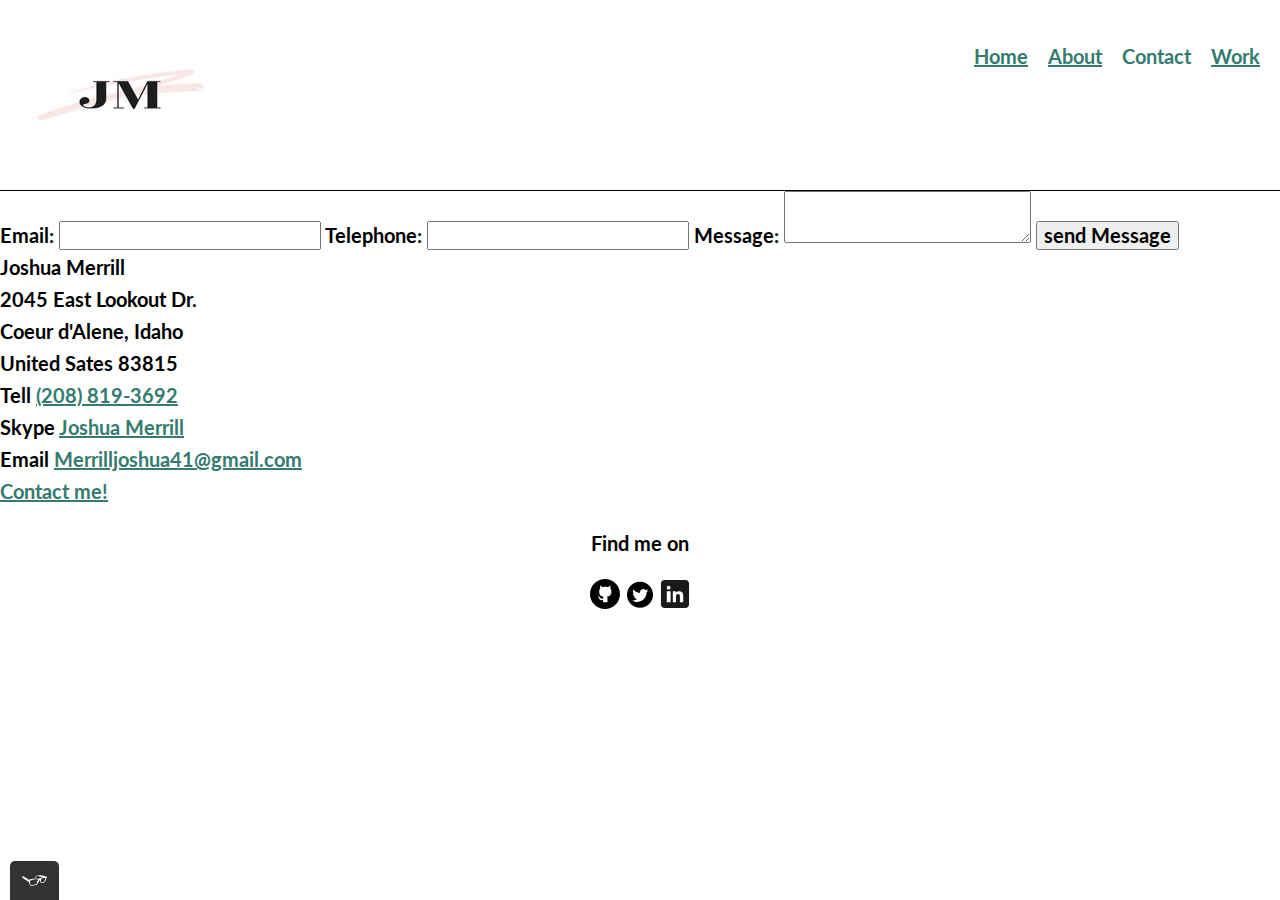
<file: contact.html>
<!DOCTYPE html>
<html lang="en">
  <head>
    <meta charset="utf-8" />
    <meta name="viewport" content="width=device-width, initial-scale=1" />
    <title>Contact Joshua Merrill</title>
    <link rel="shortcut icon" type="image/x-icon" href="img/favicon.ico" />
    <link rel="stylesheet" type="text/css" href="css/resets-style.css" />
    <link rel="preconnect" href="https://fonts.googleapis.com" />
    <link rel="preconnect" href="https://fonts.gstatic.com" crossorigin />
    <link
      href="https://fonts.googleapis.com/css2?family=Lato:wght@300&display=swap"
      rel="stylesheet"
    />
    <link rel="stylesheet" type="text/css" href="css/style.production.css" />
  </head>
  <body>
    <header class="page-header">
      <!-- When you have a logo, place it here-->
      <img
        src="img/portfolio_logo.jpg"
        height="150"
        alt="logo"
        class="page-header__item"
      />
      <nav class="page-header__item">
        <ul role="menubar" class="navigation-list">
          <li role="presentation">
            <a href="index.html" role="menuitem" class="navigation-list__item"
              >Home</a
            >
          </li>
          <li role="presentation">
            <a href="about.html" role="menuitem" class="navigation-list__item"
              >About</a
            >
          </li>
          <li role="presentation">
            <a
              href="contact.html"
              role="menuitem"
              class="navigation-list__item navigation-list__item--active"
              >Contact</a
            >
          </li>
          <li role="presentation">
            <a href="work.html" role="menuitem" class="navigation-list__item"
              >Work</a
            >
          </li>
        </ul>
      </nav>
    </header>
    <form action="" method="post" id="contact-form">
      <label class="standard-label" for="contact-email">Email:</label>
      <input type="email" id="contact-email" required />
      <label class="standard-label" for="contact-telephone">Telephone:</label>
      <input
        type="Tel"
        id="contact-telephone"
        value=""
        pattern="\d{3}[\-]\d{3}[\-]\d{4}"
      />
      <label class="standard-label" for="contact-message">Message:</label>
      <textarea maxlength="240" required id="contact-message"></textarea>
      <input type="submit" value="send Message" />
    </form>
    <div>
      Joshua Merrill <br />
      2045 East Lookout Dr.<br />
      Coeur d'Alene, Idaho<br />
      United Sates 83815<br />
      Tell <a href="tell:2088193692" aria-label="call me now!">(208) 819-3692</a
      ><br />
      Skype <a href="skype:joshua merrill">Joshua Merrill</a><br />
      Email
      <a
        href="mailto:Merrilljoshua41@gmail.com?subject=Get%20back%20to%20work!&body=Hello%2C%0D%0A%0D%0AI'm%20writing%20this%20email%20to%20give%20you%20an%20idea%20on%20how%20to%20format%20%22mailto%22%20links...%20Give%20it%20a%20try!%0D%0A%0D%0AThanks%2C%0D%0A%0D%0AJoshua%20Merrill"
        >Merrilljoshua41@gmail.com</a
      ><br />
      <a href="mailto:merrilljoshua41@gmail.com">Contact me!</a>
    </div>
    <footer class="page-footer">
      <p>Find me on</p>

      <div class="social-media">
        <img
          src="img/github_icon.svg"
          width="30"
          height="30px"
          alt="Github logo"
        />
        <img
          src="img/twitter_icon.svg"
          width="30"
          height="30"
          alt="Twitter logo"
        />
        <img
          src="img/linkdIn_icon.svg"
          width="30"
          height="30"
          alt="linkdIn logo"
        />
      </div>
    </footer>
    <script src="js/tota11y.min.js"></script>
  </body>
</html>
</file>
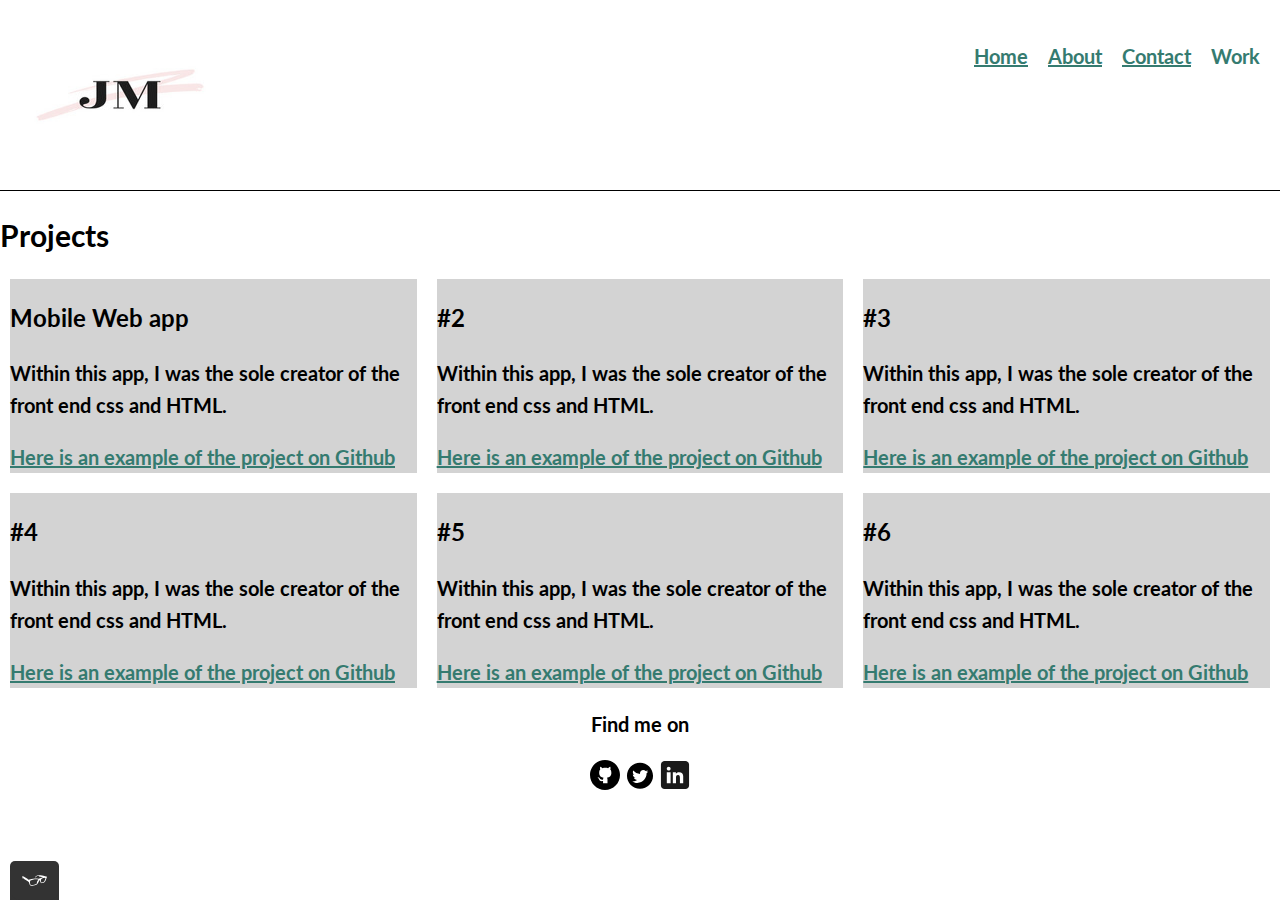
<file: work.html>
<!DOCTYPE html>
<html lang="en">
  <head>
    <meta charset="utf-8" />
    <meta name="viewport" content="width=device-width, initial-scale=1" />
    <title>Joshua Merrill- Portfolio</title>
    <link rel="shortcut icon" type="image/x-icon" href="img/favicon.ico" />
    <link rel="stylesheet" type="text/css" href="css/resets-style.css" />
    <link rel="preconnect" href="https://fonts.googleapis.com" />
    <link rel="preconnect" href="https://fonts.gstatic.com" crossorigin />
    <link
      href="https://fonts.googleapis.com/css2?family=Lato:wght@300&display=swap"
      rel="stylesheet"
    />
    <link rel="stylesheet" type="text/css" href="css/style.production.css" />
  </head>
  <body>
    <header class="page-header">
      <!-- When you have a logo, place it here-->
      <img
        src="img/portfolio_logo.jpg"
        height="150"
        alt="logo"
        class="page-header__item"
      />
      <nav class="page-header__item">
        <ul role="menubar" class="navigation-list">
          <li role="presentation">
            <a href="index.html" role="menuitem" class="navigation-list__item"
              >Home</a
            >
          </li>
          <li role="presentation">
            <a href="about.html" role="menuitem" class="navigation-list__item"
              >About</a
            >
          </li>
          <li role="presentation">
            <a href="contact.html" role="menuitem" class="navigation-list__item"
              >Contact</a
            >
          </li>
          <li role="presentation">
            <a
              href="work.html"
              role="menuitem"
              class="navigation-list__item navigation-list__item--active"
              >Work</a
            >
          </li>
        </ul>
      </nav>
    </header>
    <!-- Main content -->
    <section>
      <h1>Projects</h1>
      <div class="grid">
        <div class="grid__item">
          <h2>Mobile Web app</h2>
          <p>
            Within this app, I was the sole creator of the front end css and
            HTML.
          </p>
          <a href="#">Here is an example of the project on Github</a>
        </div>
        <div class="grid__item">
          <h2>#2</h2>
          <p>
            Within this app, I was the sole creator of the front end css and
            HTML.
          </p>
          <a href="#">Here is an example of the project on Github</a>
        </div>
        <div class="grid__item">
          <h2>#3</h2>
          <p>
            Within this app, I was the sole creator of the front end css and
            HTML.
          </p>
          <a href="#">Here is an example of the project on Github</a>
        </div>
        <div class="grid__item">
          <h2>#4</h2>
          <p>
            Within this app, I was the sole creator of the front end css and
            HTML.
          </p>
          <a href="#">Here is an example of the project on Github</a>
        </div>
        <div class="grid__item">
          <h2>#5</h2>
          <p>
            Within this app, I was the sole creator of the front end css and
            HTML.
          </p>
          <a href="#">Here is an example of the project on Github</a>
        </div>
        <div class="grid__item">
          <h2>#6</h2>
          <p>
            Within this app, I was the sole creator of the front end css and
            HTML.
          </p>
          <a href="#">Here is an example of the project on Github</a>
        </div>
        <!-- Grid items will live here -->
      </div>
    </section>
    <footer class="page-footer">
      <p>Find me on</p>

      <div class="social-media">
        <img
          src="img/github_icon.svg"
          width="30"
          height="30"
          alt="Github logo"
        />
        <img
          src="img/twitter_icon.svg"
          width="30"
          height="30"
          alt="Twitter logo"
        />
        <img
          src="img/linkdIn_icon.svg"
          width="30"
          height="30"
          alt="linkdIn logo"
        />
      </div>
    </footer>
    <script src="js/tota11y.min.js"></script>
  </body>
</html>
</file>
<file: css/style.production.css>
/*
* Prefixed by https://autoprefixer.github.io
* PostCSS: v8.4.14,
* Autoprefixer: v10.4.7
* Browsers: last 4 version
*/

/*
 colors used

 Text color (Dark Gray): #2b2b2b
 Primary Color (Purple: #357b70)
 Secondary Color (Orange):#e0b354
 */
body {
  font-family: "lato", sans-serif;
  font-weight: 400px;
  font-size: 16px;
  line-height: 1.6;
}

h1 {
  font-size: 30px;
  font-weight: 700;
}

h2 {
  font-size: 24px;
  font-weight: 700;
}

h3 {
  font-size: 18px;
  font-weight: 700;
}
a {
  color: #357b70;
}

a:visited {
  text-color: #05676e;
}

a:hover,
a:focus {
  text-decoration: none;
}

a:active {
  color: #489c79;
}

button {
  border: none;
  font-family: inherit;
  background-color: #357b70;
  color: #fff;
  text-decoration: none;
  padding: 10px;
  border-radius: 10px;
  border-bottom: 2px solid rgba (0, 0, 0, 0.3);
  -webkit-transition: 0.2s opacity;
  -o-transition: 0.2s opacity;
  transition: 0.2s opacity;
}

.button {
  border: none;
  font-family: inherit;
  background-color: #357b70;
  color: #fff;
  text-decoration: none;
  padding: 10px;
  border-radius: 10px;
  border-bottom: 2px solid rgba (0, 0, 0, 0.3);
  -webkit-transition: 0.2s opacity;
  -o-transition: 0.2s opacity;
  transition: 0.2s opacity;
}
button:hover {
  cursor: pointer;
  opacity: 0.8;
  border-radius: 10px;
}
button:focus {
  cursor: pointer;
  opacity: 0.8;
  border-radius: 10px;
}
.button:hover {
  cursor: pointer;
  opacity: 0.8;
  border-radius: 10px;
}
.button:focus {
  cursor: pointer;
  opacity: 0.8;
  border-radius: 10px;
}

.button__secondary {
  background-color: #e0b354;
  color: #2b2b2b;
}
.navigation-list__item--active {
  text-decoration: none;
}
.profile__portrait {
  float: left;
  width: 250px;
  margin-right: 40px;
  border-radius: 50%;
}
.page-footer {
  clear: both;
  display: -webkit-box;
  display: -ms-flexbox;
  display: flex;
  -webkit-box-orient: vertical;
  -webkit-box-direction: normal;
  -ms-flex-direction: column;
  flex-direction: column;
  text-align: center;
}
.profile {
  max-width: 700px;
  margin: 0 auto;
}
* {
  -webkit-box-sizing: border-box;
  box-sizing: border-box;
  font-size: 20px;
  font-weight: bold;
}
.page-header {
  display: -webkit-box;
  display: -ms-flexbox;
  display: flex;
  width: 100%;
  padding: 20px;
  border-bottom: 1px solid black;
}
.page-header__item {
  -webkit-box-flex: 0;
  -ms-flex: 0 1 200px;
  flex: 0 1 200px;
  margin: 0 auto;
}
.page-header__item:last-child {
  -webkit-box-flex: 1;
  -ms-flex-positive: 1;
  flex-grow: 1;
  text-align: right;
}
.navigation-list {
  list-style-type: none;
}
.navigation-list li {
  display: inline-block;
  margin-left: 15px;
}
.grid__item {
  background-color: lightgrey;
}
.grid {
  display: -ms-grid;
  display: grid;
  -ms-grid-columns: 1fr 20px 1fr 20px 1fr;
  grid-template-columns: 1fr 1fr 1fr;
  grid-gap: 20px;
  margin-left: 10px;
  margin-right: 10px;
}
@media all and (max-width: 500px) {
  .grid {
    -ms-grid-columns: 1fr;
    grid-template-columns: 1fr;
  }
}
/* If a smaller screen with a higher resolution is not alowing the tabe to minimize any further putting a higher pixel count will allow grid to translate to single column */
@media all and (min-width: 500px) and (max-width: 750px) {
  .grid {
    -ms-grid-columns: 1fr 20px 1fr;
    grid-template-columns: 1fr 1fr;
  }
}
@media all and (max-width: 750px) {
  .grid {
    grid-gap: 10px;
  }
  .grid__item:last-child {
    grid-column: auto / auto;
    grid-row: auto / auto;
  }
  h1 {
    font-size: 22px;
  }
}
.experience,
.download-button {
  margin: 0 auto;
  text-align: center;
}
.download-button {
  padding: 20px;
}
.experience {
  font-size: 20px;
  font-weight: bold;
}
.header1__about {
  text-align: center;
}
@-webkit-keyframes color-change {
  0% {
    fill: #edc655;
  }
  50% {
    fill: #fcffad;
  }
  100% {
    fill: #f76414;
  }
}
@keyframes color-change {
  0% {
    fill: #edc655;
  }
  50% {
    fill: #fcffad;
  }
  100% {
    fill: #f76414;
  }
}
.sun {
  -webkit-animation-duration: 4s;
  animation-duration: 4s;
  -webkit-animation-name: color-change;
  animation-name: color-change;
  -webkit-animation-iteration-count: infinite;
  animation-iteration-count: infinite;
  -webkit-animation-direction: alternate;
  animation-direction: alternate;
  -webkit-animation-timing-function: linear;
  animation-timing-function: linear;
}
@-webkit-keyframes cloud-move {
  from {
    -webkit-transform: translate (0, 50px);
    transform: translate (0, 50px);
  }
  to {
    -webkit-transform: translate (200px, 50px);
    transform: translate (200px, 50px);
  }
}
@keyframes cloud-move {
  from {
    -webkit-transform: translate (0, 50px);
    transform: translate (0, 50px);
  }
  to {
    -webkit-transform: translate (200px, 50px);
    transform: translate (200px, 50px);
  }
}
.cloud-front {
  -webkit-animation-duration: 30s;
  animation-duration: 30s;
  -webkit-animation-name: cloud-move;
  animation-name: cloud-move;
  -webkit-animation-iteration-count: infinite;
  animation-iteration-count: infinite;
  -webkit-animation-direction: alternate;
  animation-direction: alternate;
  -webkit-animation-timing-function: linear;
  animation-timing-function: linear;
}
@-webkit-keyframes cloud-move-reverse {
  from {
    -webkit-transform: translate(446px, 48px);
    transform: translate(446px, 48px);
  }
  to {
    -webkit-transform: translate(100px, 48px);
    transform: translate(100px, 48px);
  }
}
@keyframes cloud-move-reverse {
  from {
    -webkit-transform: translate(446px, 48px);
    transform: translate(446px, 48px);
  }
  to {
    -webkit-transform: translate(100px, 48px);
    transform: translate(100px, 48px);
  }
}
.cloud-back {
  -webkit-animation: 30s cloud-move-reverse infinite alternate linear;
  animation: 30s cloud-move-reverse infinite alternate linear;
}
/* I'm making a comment, for the sake of making a comment*/
</file>
<file: css/resets-style.css>
/*! normalize.css v8.0.1 | MIT License | github.com/necolas/normalize.css */

/* Document
   ========================================================================== */

/**
 * 1. Correct the line height in all browsers.
 * 2. Prevent adjustments of font size after orientation changes in iOS.
 */

html {
  line-height: 1.15; /* 1 */
  -webkit-text-size-adjust: 100%; /* 2 */
}

/* Sections
   ========================================================================== */

/**
 * Remove the margin in all browsers.
 */

body {
  margin: 0;
}

/**
 * Render the `main` element consistently in IE.
 */

main {
  display: block;
}

/**
 * Correct the font size and margin on `h1` elements within `section` and
 * `article` contexts in Chrome, Firefox, and Safari.
 */

h1 {
  font-size: 2em;
  margin: 0.67em 0;
}

/* Grouping content
   ========================================================================== */

/**
 * 1. Add the correct box sizing in Firefox.
 * 2. Show the overflow in Edge and IE.
 */

hr {
  box-sizing: content-box; /* 1 */
  height: 0; /* 1 */
  overflow: visible; /* 2 */
}

/**
 * 1. Correct the inheritance and scaling of font size in all browsers.
 * 2. Correct the odd `em` font sizing in all browsers.
 */

pre {
  font-family: monospace, monospace; /* 1 */
  font-size: 1em; /* 2 */
}

/* Text-level semantics
   ========================================================================== */

/**
 * Remove the gray background on active links in IE 10.
 */

a {
  background-color: transparent;
}

/**
 * 1. Remove the bottom border in Chrome 57-
 * 2. Add the correct text decoration in Chrome, Edge, IE, Opera, and Safari.
 */

abbr[title] {
  border-bottom: none; /* 1 */
  text-decoration: underline; /* 2 */
  text-decoration: underline dotted; /* 2 */
}

/**
 * Add the correct font weight in Chrome, Edge, and Safari.
 */

b,
strong {
  font-weight: bolder;
}

/**
 * 1. Correct the inheritance and scaling of font size in all browsers.
 * 2. Correct the odd `em` font sizing in all browsers.
 */

code,
kbd,
samp {
  font-family: monospace, monospace; /* 1 */
  font-size: 1em; /* 2 */
}

/**
 * Add the correct font size in all browsers.
 */

small {
  font-size: 80%;
}

/**
 * Prevent `sub` and `sup` elements from affecting the line height in
 * all browsers.
 */

sub,
sup {
  font-size: 75%;
  line-height: 0;
  position: relative;
  vertical-align: baseline;
}

sub {
  bottom: -0.25em;
}

sup {
  top: -0.5em;
}

/* Embedded content
   ========================================================================== */

/**
 * Remove the border on images inside links in IE 10.
 */

img {
  border-style: none;
}

/* Forms
   ========================================================================== */

/**
 * 1. Change the font styles in all browsers.
 * 2. Remove the margin in Firefox and Safari.
 */

button,
input,
optgroup,
select,
textarea {
  font-family: inherit; /* 1 */
  font-size: 100%; /* 1 */
  line-height: 1.15; /* 1 */
  margin: 0; /* 2 */
}

/**
 * Show the overflow in IE.
 * 1. Show the overflow in Edge.
 */

button,
input {
  /* 1 */
  overflow: visible;
}

/**
 * Remove the inheritance of text transform in Edge, Firefox, and IE.
 * 1. Remove the inheritance of text transform in Firefox.
 */

button,
select {
  /* 1 */
  text-transform: none;
}

/**
 * Correct the inability to style clickable types in iOS and Safari.
 */

button,
[type="button"],
[type="reset"],
[type="submit"] {
  -webkit-appearance: button;
}

/**
 * Remove the inner border and padding in Firefox.
 */

button::-moz-focus-inner,
[type="button"]::-moz-focus-inner,
[type="reset"]::-moz-focus-inner,
[type="submit"]::-moz-focus-inner {
  border-style: none;
  padding: 0;
}

/**
 * Restore the focus styles unset by the previous rule.
 */

button:-moz-focusring,
[type="button"]:-moz-focusring,
[type="reset"]:-moz-focusring,
[type="submit"]:-moz-focusring {
  outline: 1px dotted ButtonText;
}

/**
 * Correct the padding in Firefox.
 */

fieldset {
  padding: 0.35em 0.75em 0.625em;
}

/**
 * 1. Correct the text wrapping in Edge and IE.
 * 2. Correct the color inheritance from `fieldset` elements in IE.
 * 3. Remove the padding so developers are not caught out when they zero out
 *    `fieldset` elements in all browsers.
 */

legend {
  box-sizing: border-box; /* 1 */
  color: inherit; /* 2 */
  display: table; /* 1 */
  max-width: 100%; /* 1 */
  padding: 0; /* 3 */
  white-space: normal; /* 1 */
}

/**
 * Add the correct vertical alignment in Chrome, Firefox, and Opera.
 */

progress {
  vertical-align: baseline;
}

/**
 * Remove the default vertical scrollbar in IE 10+.
 */

textarea {
  overflow: auto;
}

/**
 * 1. Add the correct box sizing in IE 10.
 * 2. Remove the padding in IE 10.
 */

[type="checkbox"],
[type="radio"] {
  box-sizing: border-box; /* 1 */
  padding: 0; /* 2 */
}

/**
 * Correct the cursor style of increment and decrement buttons in Chrome.
 */

[type="number"]::-webkit-inner-spin-button,
[type="number"]::-webkit-outer-spin-button {
  height: auto;
}

/**
 * 1. Correct the odd appearance in Chrome and Safari.
 * 2. Correct the outline style in Safari.
 */

[type="search"] {
  -webkit-appearance: textfield; /* 1 */
  outline-offset: -2px; /* 2 */
}

/**
 * Remove the inner padding in Chrome and Safari on macOS.
 */

[type="search"]::-webkit-search-decoration {
  -webkit-appearance: none;
}

/**
 * 1. Correct the inability to style clickable types in iOS and Safari.
 * 2. Change font properties to `inherit` in Safari.
 */

::-webkit-file-upload-button {
  -webkit-appearance: button; /* 1 */
  font: inherit; /* 2 */
}

/* Interactive
   ========================================================================== */

/*
 * Add the correct display in Edge, IE 10+, and Firefox.
 */

details {
  display: block;
}

/*
 * Add the correct display in all browsers.
 */

summary {
  display: list-item;
}

/* Misc
   ========================================================================== */

/**
 * Add the correct display in IE 10+.
 */

template {
  display: none;
}

/**
 * Add the correct display in IE 10.
 */

[hidden] {
  display: none;
}
</file>
